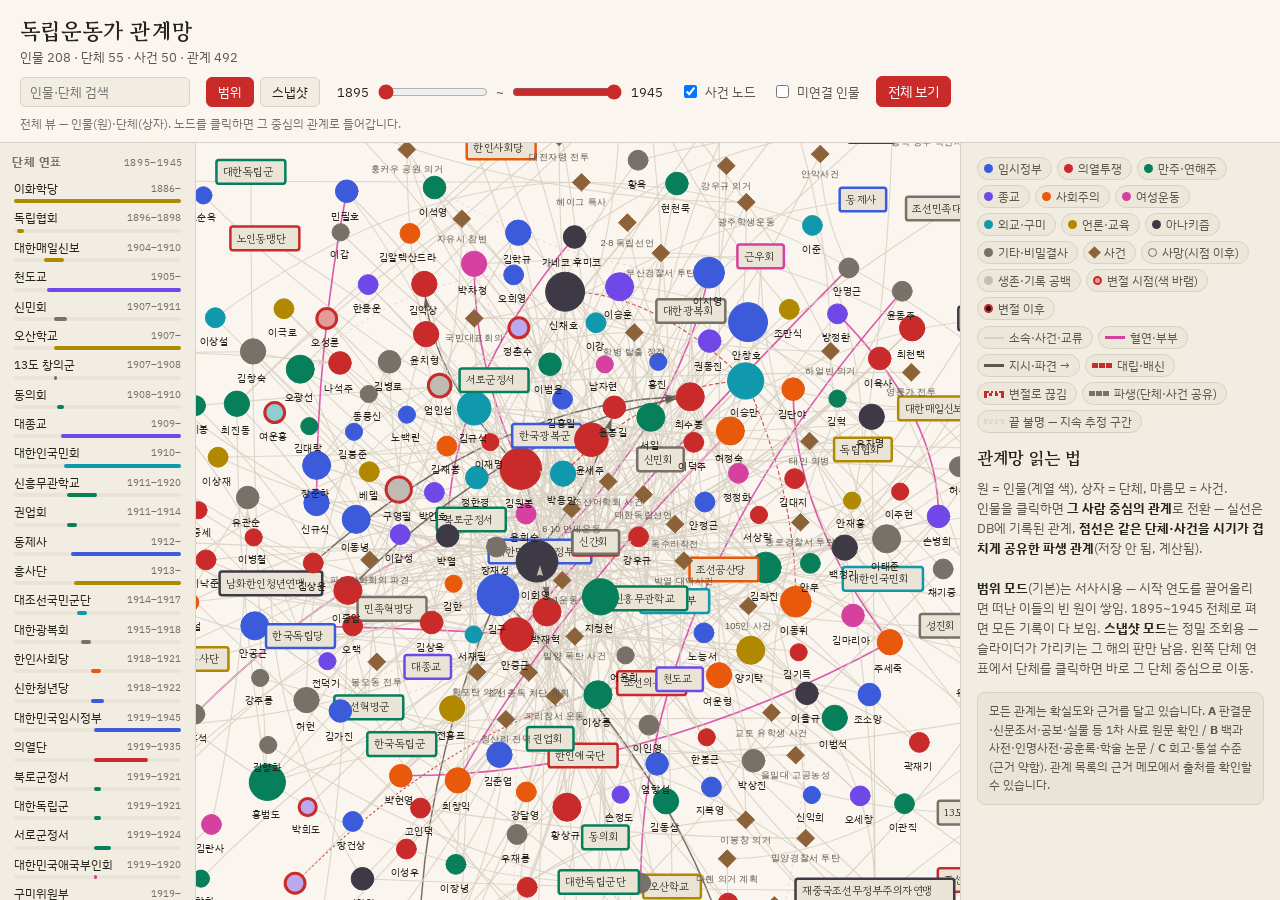
<file: analysis/index.html>
<!doctype html><html><head><meta charset=utf8><meta name=viewport content="width=device-width,initial-scale=1,viewport-fit=cover"><style>:root{color-scheme:light;box-sizing:border-box;padding-top:env(safe-area-inset-top,0px);padding-bottom:env(safe-area-inset-bottom,0px)}html{scroll-padding-top:env(safe-area-inset-top,0px)}body{margin:0;padding:0;font:14px -apple-system,BlinkMacSystemFont,sans-serif;background:#faf9f5;color:#141413}img{max-width:100%}[hidden]:not([hidden=until-found i]){display:none!important}</style></head><body>
<title>독립운동가 관계망</title>
<link rel="stylesheet" href="https://fonts.googleapis.com/css2?family=Gowun+Batang:wght@400;700&family=IBM+Plex+Sans+KR:wght@400;500;700&display=swap">
<style>
:root{
  --bg:#FAF6EF; --panel:#F2EDE2; --panel2:#EAE4D6; --ink:#26221C; --ink2:#5C564C; --muted:#77716A;
  --line:#D8D1C2; --accent:#C92A2A; --chipbg:#EDE7DA;
  --c-임시정부:#3B5BDB; --c-의열투쟁:#C92A2A; --c-만주무장투쟁:#087F5B; --c-종교:#7048E8;
  --c-사회주의:#E8590C; --c-여성운동:#D6409F; --c-외교구미:#1098AD; --c-언론교육:#B08900;
  --c-아나키즘:#3D3A45; --c-기타:#77716A; --c-사건:#8C6239;
}
@media (prefers-color-scheme: dark){
  :root:not([data-theme="light"]){
    --bg:#211E1A; --panel:#2A2620; --panel2:#332E27; --ink:#EAE6DE; --ink2:#B5AFA3; --muted:#8E8A82;
    --line:#453F35; --accent:#D63030; --chipbg:#332E27;
    --c-임시정부:#4C6EF5; --c-의열투쟁:#D63030; --c-만주무장투쟁:#0B8F68; --c-종교:#8A63F0;
    --c-사회주의:#E0600A; --c-여성운동:#D0479C; --c-외교구미:#0F94AA; --c-언론교육:#AD810B;
    --c-아나키즘:#C0BCC9; --c-기타:#8E8A82; --c-사건:#B08050;
  }
}
:root[data-theme="dark"]{
  --bg:#211E1A; --panel:#2A2620; --panel2:#332E27; --ink:#EAE6DE; --ink2:#B5AFA3; --muted:#8E8A82;
  --line:#453F35; --accent:#D63030; --chipbg:#332E27;
  --c-임시정부:#4C6EF5; --c-의열투쟁:#D63030; --c-만주무장투쟁:#0B8F68; --c-종교:#8A63F0;
  --c-사회주의:#E0600A; --c-여성운동:#D0479C; --c-외교구미:#0F94AA; --c-언론교육:#AD810B;
  --c-아나키즘:#C0BCC9; --c-기타:#8E8A82; --c-사건:#B08050;
}
*{box-sizing:border-box}
body{margin:0;background:var(--bg);color:var(--ink);font-family:'IBM Plex Sans KR',system-ui,sans-serif;font-size:14px;height:100vh;display:flex;flex-direction:column;overflow:hidden}
header{padding:14px 20px 10px;border-bottom:1px solid var(--line);flex:none}
h1{font-family:'Gowun Batang',serif;font-size:22px;margin:0;letter-spacing:.01em}
h1 .seal{color:var(--accent)}
.sub{color:var(--ink2);font-size:12.5px;margin-top:2px}
.controls{display:flex;flex-wrap:wrap;gap:10px 16px;align-items:center;margin-top:10px}
.ctl{display:flex;gap:6px;align-items:center;color:var(--ink2);font-size:12.5px}
input[type=search]{background:var(--panel);border:1px solid var(--line);color:var(--ink);border-radius:6px;padding:5px 9px;font:inherit;width:170px}
input[type=search]:focus,button:focus-visible{outline:2px solid var(--accent);outline-offset:1px}
input[type=range]{accent-color:var(--accent);width:110px}
.yr{font-variant-numeric:tabular-nums;min-width:34px;text-align:center;color:var(--ink)}
button{background:var(--panel);border:1px solid var(--line);color:var(--ink);border-radius:6px;padding:5px 11px;font:inherit;cursor:pointer}
button:hover{background:var(--panel2)}
button.primary{background:var(--accent);border-color:var(--accent);color:#fff}
label.tg{display:flex;gap:5px;align-items:center;cursor:pointer;color:var(--ink2);font-size:12.5px}
main{flex:1;display:flex;min-height:0}
#net{flex:1;min-width:0}
aside{width:320px;flex:none;border-left:1px solid var(--line);background:var(--panel);overflow-y:auto;padding:14px 16px}
.legend{display:flex;flex-wrap:wrap;gap:5px;margin:0 0 12px}
.chip{display:inline-flex;gap:5px;align-items:center;background:var(--chipbg);border:1px solid var(--line);border-radius:999px;padding:2px 9px 2px 6px;font-size:11.5px;color:var(--ink2)}
.dot{width:9px;height:9px;border-radius:50%;flex:none}
.sq{width:9px;height:9px;flex:none}
.ln{width:20px;height:0;flex:none;border-top:2px solid var(--line)}
aside h2{font-family:'Gowun Batang',serif;font-size:17px;margin:2px 0 2px}
aside h3{font-size:12px;text-transform:none;letter-spacing:.04em;color:var(--muted);margin:16px 0 6px;font-weight:700}
.meta{color:var(--ink2);font-size:12.5px;line-height:1.6}
.meta b{color:var(--ink)}
.badge{display:inline-block;border-radius:4px;padding:1px 6px;font-size:11px;font-weight:700}
.badge.def{background:var(--accent);color:#fff}
.badge.none{background:var(--panel2);color:var(--ink2);border:1px solid var(--line)}
.edge-item{border-top:1px solid var(--line);padding:8px 0;font-size:12.5px;line-height:1.55}
.edge-item .rel{font-weight:700}
.edge-item .yrs{color:var(--muted);font-variant-numeric:tabular-nums}
.edge-item .src{color:var(--muted);font-size:11.5px}
.conf{display:inline-block;width:16px;text-align:center;border-radius:4px;font-size:10.5px;font-weight:700;border:1px solid var(--line);color:var(--ink2)}
.conf.A{border-color:var(--c-만주무장투쟁);color:var(--c-만주무장투쟁)}
.conf.C{border-color:var(--accent);color:var(--accent)}
.bio{font-size:12.5px;line-height:1.7;color:var(--ink2);margin-top:10px;padding-top:9px;border-top:1px solid var(--line)}
.bio .tag{display:block;font-size:10.5px;color:var(--muted);margin-top:5px}
.crumb{display:flex;flex-wrap:wrap;gap:4px;align-items:center;font-size:12px;color:var(--muted);margin-top:8px}
.crumb a{color:var(--accent);cursor:pointer;text-decoration:none}
.note-box{background:var(--panel2);border:1px solid var(--line);border-radius:8px;padding:9px 11px;font-size:12px;color:var(--ink2);line-height:1.55;margin-top:14px}
.hint{color:var(--muted);font-size:12px;line-height:1.6}
#orgRail{width:196px;flex:none;border-right:1px solid var(--line);background:var(--panel);overflow-y:auto;padding:10px 12px}
.rail-head{font-size:11.5px;font-weight:700;color:var(--muted);letter-spacing:.05em;margin-bottom:8px;display:flex;justify-content:space-between;align-items:baseline}
.rail-scale{font-weight:400;font-size:10px;font-variant-numeric:tabular-nums}
.org-item{padding:4px 2px;cursor:pointer;border-radius:5px}
.org-item:hover{background:var(--panel2)}
.org-item .nm{font-size:11.5px;line-height:1.25;color:var(--ink);display:flex;justify-content:space-between;gap:4px}
.org-item .yrs2{color:var(--muted);font-size:10px;font-variant-numeric:tabular-nums;white-space:nowrap}
.org-item .track{position:relative;height:4px;background:var(--panel2);border-radius:2px;margin-top:3px}
.org-item .span{position:absolute;top:0;height:100%;border-radius:2px}
.org-item.off{opacity:.35}
.org-item.off .nm{color:var(--muted)}
@media (max-width:1020px){#orgRail{display:none}}
@media (max-width:760px){aside{display:none}}
@media (prefers-reduced-motion: reduce){*{transition:none!important}}
</style>

<header>
  <h1>독립운동가 관계망</h1>
  <div class="sub" id="stats">인물 208 · 단체 55 · 사건 50 · 관계 492</div>
  <div class="controls">
    <span class="ctl"><input type="search" id="q" list="names" placeholder="인물·단체 검색" aria-label="검색"><datalist id="names"></datalist></span>
    <span class="ctl"><button id="mRange" class="primary">범위</button><button id="mSnap">스냅샷</button></span>
    <span class="ctl" id="rangeCtl"><span class="yr" id="r1v">1895</span><input type="range" id="r1" min="1895" max="1945" value="1895">
      ~ <input type="range" id="r2" min="1895" max="1945" value="1945"><span class="yr" id="r2v">1945</span></span>
    <span class="ctl" id="snapCtl" hidden>연도 <input type="range" id="yr" min="1895" max="1945" value="1919" style="width:200px" aria-label="연도">
      <span class="yr" id="yrv">1919</span></span>
    <label class="tg"><input type="checkbox" id="tgEvents" checked> 사건 노드</label>
    <label class="tg"><input type="checkbox" id="tgIso"> 미연결 인물</label>
    <button id="reset" class="primary">전체 보기</button>
  </div>
  <div class="crumb" id="crumb"></div>
</header>
<main>
  <nav id="orgRail" aria-label="단체 연표"><div class="rail-head">단체 연표 <span class="rail-scale">1895–1945</span></div><div id="orgList"></div></nav>
  <div id="net" role="application" aria-label="관계망 그래프"></div>
  <aside id="panel"></aside>
</main>

<script src="vis-network.min.js"></script>
<script>if(!window.vis){document.write('<script src="https://cdnjs.cloudflare.com/ajax/libs/vis-network/9.1.9/standalone/umd/vis-network.min.js"><\/script>')}</script>
<script>
const DATA = {"persons": [{"id": "P001", "name": "김구", "aliases": "백범;김창수", "birth": "1876", "death": "1949", "birthplace": "황해 해주", "faction": "임시정부", "award": "대한민국장", "defYear": "", "defType": "", "note": "경무국장→주석. 최다 연결 허브", "bio": "황해도 치하포 사건으로 투옥된 동학 접주 출신. 상하이 임정 경무국장으로 시작해 충칭 시기 주석까지 임정 27년을 지킨 실질적 기둥이며, 한인애국단으로 침체기의 임정을 되살렸다."}, {"id": "P002", "name": "안창호", "aliases": "도산", "birth": "1878", "death": "1938", "birthplace": "평남 강서", "faction": "임시정부", "award": "대한민국장", "defYear": "", "defType": "", "note": "신민회~흥사단 계보의 축", "bio": "미주 한인사회를 조직하고 흥사단을 세운 조직가. 상하이 임정 내무총장으로 계파 통합을 중재했고, 수양동우회 사건 옥고의 여파로 순국했다."}, {"id": "P003", "name": "이승만", "aliases": "우남", "birth": "1875", "death": "1965", "birthplace": "황해 평산", "faction": "외교·구미", "award": "대한민국장", "defYear": "", "defType": "", "note": "임정 대통령→1925 탄핵", "bio": "미국 무대의 외교 독립론자. 임정 초대 대통령이 됐으나 위임통치 청원 논란과 탄핵으로 물러났고, 이후 구미위원부를 중심으로 활동했다."}, {"id": "P004", "name": "이동휘", "aliases": "성재", "birth": "1873", "death": "1935", "birthplace": "함남 단천", "faction": "사회주의", "award": "대통령장", "defYear": "", "defType": "", "note": "한인사회당 — 사회주의 연결고리", "bio": "함경도 무관 출신. 연해주에서 한인사회당을 세운 한국 사회주의 운동의 선구자로, 임정 국무총리를 지내다 노선 갈등으로 떠났다."}, {"id": "P005", "name": "이동녕", "aliases": "석오", "birth": "1869", "death": "1940", "birthplace": "충남 천안", "faction": "임시정부", "award": "대통령장", "defYear": "", "defType": "", "note": "임시의정원 초대 의장", "bio": "신민회부터 임시의정원 초대 의장까지 — 임정의 큰어른 격. 상하이에서 충칭 이동까지 임정과 운명을 같이했다."}, {"id": "P006", "name": "김규식", "aliases": "우사", "birth": "1881", "death": "1950", "birthplace": "부산 동래", "faction": "외교·구미", "award": "대한민국장", "defYear": "", "defType": "", "note": "파리강화회의 대표", "bio": "파리강화회의에 임정 대표로 파견된 외교 엘리트. 이후 민족혁명당 등에서 좌우를 잇는 중재자 역할을 했다."}, {"id": "P007", "name": "조소앙", "aliases": "소앙", "birth": "1887", "death": "1958", "birthplace": "경기 파주", "faction": "임시정부", "award": "대한민국장", "defYear": "", "defType": "", "note": "삼균주의", "bio": "임정의 이론가. 삼균주의로 건국 강령의 뼈대를 만들었고 대한독립선언을 기초했다."}, {"id": "P008", "name": "신규식", "aliases": "예관", "birth": "1880", "death": "1922", "birthplace": "충북 청주", "faction": "임시정부", "award": "대통령장", "defYear": "", "defType": "", "note": "동제사 — 초기 상하이 기반", "bio": "신해혁명에 참여한 중국통. 상하이에 동제사를 세워 망명 지사들의 거점을 만들어 임정 수립의 토양을 깔았다."}, {"id": "P009", "name": "이시영", "aliases": "성재", "birth": "1868", "death": "1953", "birthplace": "서울", "faction": "임시정부", "award": "대한민국장", "defYear": "", "defType": "", "note": "이회영 6형제 — 가족 네트워크", "bio": "이회영 6형제 중 하나. 전 재산을 처분해 만주로 망명, 신흥무관학교 설립과 임정 재정을 맡았다. 광복 후 초대 부통령."}, {"id": "P010", "name": "김원봉", "aliases": "약산;최림", "birth": "1898", "death": "1958", "birthplace": "경남 밀양", "faction": "의열투쟁", "award": "미서훈", "defYear": "", "defType": "", "note": "의열단 의백. 미서훈 — 공훈록 없음", "bio": "밀양 출신. 의열단을 만들어 1920년대 일제의 간담을 서늘케 한 의열투쟁의 대명사. 이후 조선의용대~임정 군무부장으로 노선을 옮겼다. 월북 후 숙청."}, {"id": "P011", "name": "김익상", "aliases": "", "birth": "1895", "death": "1941", "birthplace": "서울", "faction": "의열투쟁", "award": "대통령장", "defYear": "", "defType": "", "note": "총독부 투탄·황포탄 · 몰년 1941.8(공훈록 1033)", "bio": "전기수리공으로 위장해 조선총독부에 폭탄을 던지고 걸어나온 의열단원. 황포탄 의거 후 체포되어 21년 옥고를 치렀다."}, {"id": "P012", "name": "김상옥", "aliases": "한지", "birth": "1890", "death": "1923", "birthplace": "서울", "faction": "의열투쟁", "award": "대통령장", "defYear": "", "defType": "", "note": "종로경찰서 투탄 — 현장 순국", "bio": "종로경찰서 투탄 후 열흘간 서울 시내에서 일경 천여 명과 총격전을 벌이다 마지막 총알로 자결했다."}, {"id": "P013", "name": "나석주", "aliases": "", "birth": "1892", "death": "1926", "birthplace": "황해 재령", "faction": "의열투쟁", "award": "대통령장", "defYear": "", "defType": "", "note": "동양척식회사 투탄", "bio": "황해도 출신 의열단원. 동양척식회사와 식산은행에 폭탄을 던지고 자결했다."}, {"id": "P014", "name": "박재혁", "aliases": "", "birth": "1895", "death": "1921", "birthplace": "부산", "faction": "의열투쟁", "award": "독립장", "defYear": "", "defType": "", "note": "부산경찰서 투탄 — 옥중 순국", "bio": "부산 출신 의열단원. 고서상으로 위장해 부산경찰서장 면전에서 폭탄을 터뜨렸고, 사형 선고 후 단식 순국했다."}, {"id": "P015", "name": "강우규", "aliases": "왈우", "birth": "1855", "death": "1920", "birthplace": "평남 덕천", "faction": "의열투쟁", "award": "대한민국장", "defYear": "", "defType": "", "note": "노인동맹단 — 의열단 아님 · 대한민국장 1962(공훈록 95)", "bio": "65세의 나이로 사이토 신임 총독 행렬에 폭탄을 던진 노인동맹단원. 서울역 앞 동상의 주인공."}, {"id": "P016", "name": "이봉창", "aliases": "", "birth": "1900", "death": "1932", "birthplace": "서울", "faction": "의열투쟁", "award": "대통령장", "defYear": "", "defType": "", "note": "한인애국단 1호 의거", "bio": "일본어에 능했던 서울 청년. 도쿄 사쿠라다몬에서 일왕 행렬에 폭탄을 던진 한인애국단 1호."}, {"id": "P017", "name": "윤봉길", "aliases": "매헌", "birth": "1908", "death": "1932", "birthplace": "충남 예산", "faction": "의열투쟁", "award": "대한민국장", "defYear": "", "defType": "", "note": "훙커우 의거 · 대한민국장 1962(공훈록 3732)", "bio": "충남 예산의 농촌계몽가 출신. 훙커우 공원 의거로 일본군 수뇌부를 폭살 — 장제스가 '중국 백만 대군이 못한 일'이라 평했다."}, {"id": "P018", "name": "손병희", "aliases": "의암", "birth": "1861", "death": "1922", "birthplace": "충북 청주", "faction": "종교(천도교)", "award": "대한민국장", "defYear": "", "defType": "", "note": "천도교 3세 교주 — 3·1 지도 · 대한민국장 1962(공훈록 2821)", "bio": "동학 3세 교주. 천도교로 개편해 교세를 키우고 3·1운동을 기획·총지휘한 민족대표의 좌장."}, {"id": "P019", "name": "한용운", "aliases": "만해", "birth": "1879", "death": "1944", "birthplace": "충남 홍성", "faction": "종교(불교·대종교)", "award": "대한민국장", "defYear": "", "defType": "", "note": "33인·신간회", "bio": "승려 시인. 불교 유신을 외치고 민족대표 33인에 서고 신간회에 참여했으며, 끝까지 창씨개명을 거부했다."}, {"id": "P020", "name": "이승훈", "aliases": "남강", "birth": "1864", "death": "1930", "birthplace": "평북 정주", "faction": "종교(기독교)", "award": "대한민국장", "defYear": "", "defType": "", "note": "오산학교·신민회", "bio": "평북 정주의 자수성가 상인. 안창호 연설에 감화되어 오산학교를 세우고 기독교계 민족대표를 이끌었다."}, {"id": "P021", "name": "오세창", "aliases": "위창", "birth": "1864", "death": "1953", "birthplace": "서울", "faction": "종교(천도교)", "award": "대통령장", "defYear": "", "defType": "", "note": "33인", "bio": "개화파 오경석의 아들. 천도교 언론을 이끈 서예·전각의 대가이자 민족대표."}, {"id": "P022", "name": "권동진", "aliases": "", "birth": "1861", "death": "1947", "birthplace": "충북 괴산", "faction": "종교(천도교)", "award": "대통령장", "defYear": "", "defType": "", "note": "33인·신간회", "bio": "무관 출신 천도교 지도자. 민족대표 33인이자 신간회 부회장."}, {"id": "P023", "name": "유관순", "aliases": "", "birth": "1902", "death": "1920", "birthplace": "충남 천안", "faction": "3·1운동", "award": "대한민국장", "defYear": "", "defType": "", "note": "아우내 만세 — 옥중 순국", "bio": "이화학당 학생. 휴교령에 고향 천안으로 내려가 아우내 장터 만세를 주도했고 서대문형무소에서 순국했다."}, {"id": "P024", "name": "최린", "aliases": "고우", "birth": "1878", "death": "1958", "birthplace": "함남 함흥", "faction": "종교(천도교)", "award": "서훈취소", "defYear": "1934", "defType": "친일전향", "note": "33인 → 친일 전향. 변절 케이스 표본", "bio": "천도교 신파의 수장이자 3·1 기획의 실무자였으나, 1930년대 자치론으로 기울다 친일로 전향한 대표적 변절 사례."}, {"id": "P025", "name": "홍범도", "aliases": "여천", "birth": "1868", "death": "1943", "birthplace": "평양", "faction": "만주무장투쟁", "award": "대한민국장", "defYear": "", "defType": "", "note": "봉오동·청산리", "bio": "함경도 포수 출신 의병장. 봉오동·청산리의 주역. 연해주 이주 후 스탈린 강제이주로 카자흐스탄에서 극장 수위로 생을 마쳤다."}, {"id": "P026", "name": "김좌진", "aliases": "백야", "birth": "1889", "death": "1930", "birthplace": "충남 홍성", "faction": "만주무장투쟁", "award": "대한민국장", "defYear": "", "defType": "", "note": "북로군정서 총사령", "bio": "홍성 부호 출신. 집안 노비를 해방하고 만주로 건너가 북로군정서 총사령으로 청산리 대첩을 지휘했다. 공산주의자에게 암살됐다."}, {"id": "P027", "name": "서일", "aliases": "백포", "birth": "1881", "death": "1921", "birthplace": "함북 경원", "faction": "만주무장투쟁", "award": "독립장", "defYear": "", "defType": "", "note": "대종교·북로군정서 총재", "bio": "대종교 지도자이자 북로군정서 총재 — 청산리의 정신적 기둥. 자유시 참변 이후 자결했다."}, {"id": "P028", "name": "최진동", "aliases": "", "birth": "1882", "death": "1945", "birthplace": "함북 온성", "faction": "만주무장투쟁", "award": "독립장", "defYear": "", "defType": "", "note": "대한군무도독부. 공훈록: 1882.7.17–1945.6.18, 독립장 1963", "bio": "간도의 부호. 사재를 털어 대한군무도독부를 꾸리고 봉오동에서 홍범도와 연합했다."}, {"id": "P029", "name": "이회영", "aliases": "우당", "birth": "1867", "death": "1932", "birthplace": "서울", "faction": "아나키즘", "award": "독립장", "defYear": "", "defType": "", "note": "6형제 만주 망명 — 신흥무관학교", "bio": "조선 최고 명문가의 6형제 전 재산을 처분해 만주로 — 신흥무관학교의 산파. 만년에는 아나키즘에 투신했고 뤼순 감옥에서 옥사했다."}, {"id": "P030", "name": "이상룡", "aliases": "석주", "birth": "1858", "death": "1932", "birthplace": "경북 안동", "faction": "만주무장투쟁", "award": "독립장", "defYear": "", "defType": "", "note": "임정 초대 국무령", "bio": "안동 유림의 종손. 가산을 정리해 서간도로 망명, 경학사와 서로군정서를 이끌었고 임정 초대 국무령을 지냈다."}, {"id": "P031", "name": "김동삼", "aliases": "일송", "birth": "1878", "death": "1937", "birthplace": "경북 안동", "faction": "만주무장투쟁", "award": "대통령장", "defYear": "", "defType": "", "note": "서로군정서 참모장·국민대표회의 의장", "bio": "'만주벌 호랑이'. 서로군정서 참모장과 국민대표회의 의장으로 통합에 헌신하다 하얼빈에서 체포되어 서대문형무소에서 옥사했다."}, {"id": "P032", "name": "지청천", "aliases": "이청천;백산", "birth": "1888", "death": "1957", "birthplace": "서울", "faction": "만주무장투쟁", "award": "대통령장", "defYear": "", "defType": "", "note": "신흥무관학교→광복군 총사령", "bio": "일본 육사 출신으로 탈출해 신흥무관학교 교관이 된 직업군인. 한국독립군(쌍성보·대전자령)을 거쳐 광복군 총사령에 올랐다."}, {"id": "P033", "name": "이범석", "aliases": "철기", "birth": "1900", "death": "1972", "birthplace": "서울", "faction": "만주무장투쟁", "award": "대통령장", "defYear": "", "defType": "", "note": "청산리→광복군 참모장", "bio": "청산리에서 김좌진의 연성대장, 충칭에서 광복군 참모장. 회고록 『우둥불』을 남겼다."}, {"id": "P034", "name": "이상재", "aliases": "월남", "birth": "1850", "death": "1927", "birthplace": "충남 서천", "faction": "언론·교육", "award": "대통령장", "defYear": "", "defType": "", "note": "독립협회~신간회 초대 회장", "bio": "서재필과 독립협회를 이끈 개화 원로. YMCA로 청년을 키우고 76세에 신간회 초대 회장으로 추대됐다."}, {"id": "P035", "name": "안재홍", "aliases": "민세", "birth": "1891", "death": "1965", "birthplace": "경기 평택", "faction": "언론·교육", "award": "대통령장", "defYear": "", "defType": "", "note": "조선일보 — 9차례 투옥", "bio": "조선일보 사장·주필로 9차례 투옥된 언론 항일의 상징. 신간회 총무간사."}, {"id": "P036", "name": "홍명희", "aliases": "벽초", "birth": "1888", "death": "1968", "birthplace": "충북 괴산", "faction": "언론·교육", "award": "미서훈", "defYear": "", "defType": "", "note": "신간회 창립 주도. 미서훈(월북)", "bio": "『임꺽정』의 작가. 신간회 창립을 주도한 좌우 협동전선의 브레인. 월북으로 미서훈."}, {"id": "P037", "name": "허헌", "aliases": "긍인", "birth": "1885", "death": "1951", "birthplace": "함북 명천", "faction": "기타", "award": "미서훈", "defYear": "", "defType": "", "note": "항일 변호사. 미서훈(월북)", "bio": "김병로·이인과 함께한 항일 변호사 삼인방의 한 사람. 수많은 독립운동 재판의 변호인석에 섰고 신간회 중앙집행위원장을 지냈다."}, {"id": "P038", "name": "안중근", "aliases": "안응칠", "birth": "1879", "death": "1910", "birthplace": "황해 해주", "faction": "의열투쟁", "award": "대한민국장", "defYear": "", "defType": "", "note": "하얼빈 의거", "bio": "해주 출신. 연해주 의병 참모중장으로 하얼빈에서 이토 히로부미를 처단했고, 뤼순 법정과 『동양평화론』으로 의거를 사상으로 승화시켰다."}, {"id": "P039", "name": "최재형", "aliases": "페치카", "birth": "1860", "death": "1920", "birthplace": "함북 경원", "faction": "만주무장투쟁", "award": "독립장", "defYear": "", "defType": "", "note": "연해주 한인사회 지도자", "bio": "노비의 아들로 연해주에서 자수성가한 거부. '페치카'라 불리며 한인사회와 동의회 의병의 돈줄이자 대부였다. 일본군에 피살."}, {"id": "P040", "name": "우덕순", "aliases": "우연준", "birth": "1876", "death": "1950", "birthplace": "충북 제천", "faction": "의열투쟁", "award": "독립장", "defYear": "", "defType": "", "note": "하얼빈 의거 동지 — 몰년 1950.9.26(공훈록 '인민군에 처형'). 1962 독립장. 동의회 소속설은 민백·공적조서·신문조서 원문 모두 무언급이라 관계에서 제외. 후기 하얼빈 조선인민회 친일 논란 있음", "bio": "담배 행상으로 위장한 안중근의 동지. 차이자거우역에서 이토를 기다렸다. 후기 행적에는 친일 논란이 있다."}, {"id": "P041", "name": "신채호", "aliases": "단재", "birth": "1880", "death": "1936", "birthplace": "충남 대덕", "faction": "아나키즘", "award": "대통령장", "defYear": "", "defType": "", "note": "조선혁명선언·조선상고사 — 뤼순 옥사", "bio": "『조선상고사』의 사학자이자 아나키스트. 의열단의 조선혁명선언을 썼고 위임통치 청원을 통렬히 비판했다. 뤼순에서 옥사."}, {"id": "P042", "name": "박열", "aliases": "박준식", "birth": "1902", "death": "1974", "birthplace": "경북 문경", "faction": "아나키즘", "award": "대통령장", "defYear": "", "defType": "", "note": "대역사건 — 22년 옥살이", "bio": "도쿄의 아나키스트. 일왕 폭살 계획(대역사건)으로 22년 2개월 — 일본 최장기 조선인 정치범."}, {"id": "P043", "name": "백정기", "aliases": "구파", "birth": "1896", "death": "1934", "birthplace": "전북 정읍", "faction": "아나키즘", "award": "독립장", "defYear": "", "defType": "", "note": "육삼정 의거 — 삼의사", "bio": "상하이 육삼정에서 주중 일본공사 암살을 기도한 아나키스트. 효창공원 삼의사 묘역에 이봉창·윤봉길과 나란히 잠들었다."}, {"id": "P044", "name": "남자현", "aliases": "", "birth": "1872", "death": "1933", "birthplace": "경북 영양", "faction": "여성운동", "award": "대통령장", "defYear": "", "defType": "", "note": "만주 무장투쟁 — 서로군정서 등에서 활동(인명사전)", "bio": "46세에 만주로 망명한 '독립군의 어머니'. 사이토 총독 암살을 기도하고 국제연맹 조사단에 혈서를 전했다. 단식 순국."}, {"id": "P045", "name": "김마리아", "aliases": "", "birth": "1892", "death": "1944", "birthplace": "황해 장연", "faction": "여성운동", "award": "독립장", "defYear": "", "defType": "", "note": "애국부인회 회장", "bio": "도쿄 2·8 선언서를 몸에 숨겨 들여온 유학생. 대한민국애국부인회 회장으로 옥고를 치렀고, 고문 후유증 속에서도 교육에 헌신했다."}, {"id": "P046", "name": "권기옥", "aliases": "", "birth": "1901", "death": "1988", "birthplace": "평양", "faction": "여성운동", "award": "독립장", "defYear": "", "defType": "", "note": "최초 여성 비행사 — 중국 공군 · 생년 이설: 통설 1901 vs 공훈록 1903.1.11", "bio": "평양 3·1 시위 후 상하이로 망명, 중국 항공학교를 나온 한국 최초의 여성 비행사. 중국 공군에서 일제와 싸웠다."}, {"id": "P047", "name": "윤희순", "aliases": "", "birth": "1860", "death": "1935", "birthplace": "서울", "faction": "여성운동", "award": "애족장", "defYear": "", "defType": "", "note": "의병가사 — 구한말 의병", "bio": "시아버지 유홍석을 따라 춘천 의병을 도운 최초의 여성 의병 지도자. '안사람 의병가'로 여성을 조직했고 만주에서 학교를 세웠다."}, {"id": "P048", "name": "이준", "aliases": "일성", "birth": "1859", "death": "1907", "birthplace": "함남 북청", "faction": "외교·구미", "award": "대한민국장", "defYear": "", "defType": "", "note": "헤이그 특사 — 순국", "bio": "검사 출신. 헤이그 만국평화회의 특사로 파견됐으나 입장을 거부당하고 현지에서 순국했다."}, {"id": "P049", "name": "이상설", "aliases": "보재", "birth": "1870", "death": "1917", "birthplace": "충북 진천", "faction": "외교·구미", "award": "대통령장", "defYear": "", "defType": "", "note": "헤이그 특사·권업회", "bio": "헤이그 특사의 정사. 북간도에 서전서숙을 세운 교육자이자 연해주 권업회의 지도자."}, {"id": "P050", "name": "서재필", "aliases": "송재;필립 제이슨", "birth": "1864", "death": "1951", "birthplace": "전남 보성", "faction": "외교·구미", "award": "대한민국장", "defYear": "", "defType": "", "note": "독립신문·독립협회", "bio": "갑신정변의 청년 개화파에서 미국 시민 '필립 제이슨'으로. 독립신문과 독립협회로 근대 계몽의 문을 열었다."}, {"id": "P051", "name": "여운형", "aliases": "몽양", "birth": "1886", "death": "1947", "birthplace": "경기 양평", "faction": "사회주의", "award": "대한민국장", "defYear": "", "defType": "", "note": "임정~건국동맹. 2008 대한민국장", "bio": "상하이 신한청년당으로 파리 파견을 기획해 3·1의 방아쇠를 당긴 인물. 조선중앙일보 사장을 거쳐 건국동맹까지 — 해방 정국 중도좌파의 거목."}, {"id": "P052", "name": "조봉암", "aliases": "죽산", "birth": "1899", "death": "1959", "birthplace": "인천 강화", "faction": "사회주의", "award": "미서훈", "defYear": "", "defType": "", "note": "조선공산당 — 미서훈", "bio": "강화 출신 사회주의자. 조선공산당 창당 후 7년 옥고. 해방 후 진보당 사건으로 사법살인당했다."}, {"id": "P053", "name": "박차정", "aliases": "임철애", "birth": "1910", "death": "1944", "birthplace": "부산 동래", "faction": "여성운동", "award": "독립장", "defYear": "", "defType": "", "note": "근우회→의열단→조선의용대. 김원봉 배우자", "bio": "근우회 활동으로 투옥된 뒤 중국으로 망명, 의열단을 거쳐 조선의용대 부녀복무단장으로 무장투쟁 일선에 섰다. 전투 부상 여파로 순국."}, {"id": "P054", "name": "안공근", "aliases": "", "birth": "1889", "death": "1939?", "birthplace": "황해 해주", "faction": "임시정부", "award": "독립장", "defYear": "", "defType": "", "note": "안중근 동생 — 한인애국단 실무 · 몰년 이설: 통설 1939 vs 공훈록 1940", "bio": "안중근의 동생. 김구의 오른팔로 한인애국단 실무를 총괄한 이봉창·윤봉길 의거의 기획 실무자."}, {"id": "P055", "name": "박은식", "aliases": "백암", "birth": "1859", "death": "1925", "birthplace": "황해 황주", "faction": "임시정부", "award": "대통령장", "defYear": "", "defType": "", "note": "『한국통사』·『한국독립운동지혈사』 — 임정 2대 대통령", "bio": "『한국통사』와 『한국독립운동지혈사』로 '나라는 망해도 역사는 남는다'를 실증한 사학자. 임정 2대 대통령."}, {"id": "P056", "name": "신익희", "aliases": "해공", "birth": "1894", "death": "1956", "birthplace": "경기 광주", "faction": "임시정부", "award": "대한민국장", "defYear": "", "defType": "", "note": "", "bio": "임시의정원과 임정 내무부장을 거쳤다. 해방 후 국회의장."}, {"id": "P057", "name": "김철", "aliases": "일강", "birth": "1886", "death": "1934", "birthplace": "전남 함평", "faction": "임시정부", "award": "독립장", "defYear": "", "defType": "", "note": "", "bio": "전남 함평의 부호 출신 임정 국무원 — 상하이 시기 임정의 살림꾼."}, {"id": "P058", "name": "노백린", "aliases": "계원", "birth": "1875", "death": "1926", "birthplace": "황해 송화", "faction": "임시정부", "award": "대통령장", "defYear": "", "defType": "", "note": "윌로우스 비행학교", "bio": "대한제국 무관 출신 임정 군무총장. 캘리포니아에 한인 비행학교를 세운 '공군의 아버지'."}, {"id": "P059", "name": "손정도", "aliases": "해석", "birth": "1872", "death": "1931", "birthplace": "평남 강서", "faction": "종교(기독교)", "award": "독립장", "defYear": "", "defType": "", "note": "임시의정원 의장 역임 · 생년 이설: 민백 1872 vs 공훈록 1881.7.26", "bio": "감리교 목사로 임시의정원 의장을 지낸 임정의 종교계 기둥. 지린에서 목회하다 옥고 여파로 순국."}, {"id": "P060", "name": "김지섭", "aliases": "추강", "birth": "1884", "death": "1928", "birthplace": "경북 안동", "faction": "의열투쟁", "award": "대통령장", "defYear": "", "defType": "", "note": "니주바시 투탄 — 옥중 순국", "bio": "안동 출신 의열단원. 도쿄 니주바시에 폭탄을 던져 일본 심장부를 강타했고 지바 형무소에서 옥사했다."}, {"id": "P061", "name": "오성륜", "aliases": "전광", "birth": "1898", "death": "1947?", "birthplace": "함북 온성", "faction": "의열투쟁", "award": "미서훈", "defYear": "1941", "defType": "친일전향", "note": "황포탄 의거 — 변절 확정: 1941 관동군 토벌에 쫓겨 투항, 만주국 치안부 고문(민백). 광복 후 인민재판 타살설(몰년 미상)", "bio": "황포탄에서 김익상과 함께 일본 육군대장을 저격한 의열단원. 탈옥 후 중국공산당·동북항일연군에서 활동했으나, 1941년 일본군 토벌에 쫓겨 투항한 뒤 만주국 치안부 고문을 지냈다."}, {"id": "P062", "name": "최수봉", "aliases": "", "birth": "1894", "death": "1921", "birthplace": "경남 밀양", "faction": "의열투쟁", "award": "독립장", "defYear": "", "defType": "", "note": "밀양경찰서 투탄 — 사형 순국", "bio": "밀양경찰서에 폭탄을 던진 밀양 청년. 사형 순국."}, {"id": "P063", "name": "곽재기", "aliases": "", "birth": "1893", "death": "1952", "birthplace": "충북 청주", "faction": "의열투쟁", "award": "독립장", "defYear": "", "defType": "", "note": "밀양폭탄사건 주역", "bio": "의열단 창립 단원. 폭탄 반입 계획(1차 암살파괴계획)의 총책 — 그 판결문이 의열단 초기 조직도의 1차 사료다."}, {"id": "P064", "name": "유자명", "aliases": "우근", "birth": "1894", "death": "1985", "birthplace": "충북 충주", "faction": "아나키즘", "award": "애국장", "defYear": "", "defType": "", "note": "의열단 참모·아나키즘 이론가 · 애국장 1991(공훈록 8211)", "bio": "의열단의 참모이자 아나키즘 이론가. 조선혁명선언의 사상적 배경을 제공했다."}, {"id": "P065", "name": "박희도", "aliases": "", "birth": "1889", "death": "1951", "birthplace": "황해 해주", "faction": "종교(기독교)", "award": "서훈없음", "defYear": "1939", "defType": "친일전향", "note": "민족대표 33인 → 친일 전향", "bio": "민족대표 33인의 한 사람이었으나 1930년대 말 친일 잡지를 발간하며 전향했다."}, {"id": "P066", "name": "이갑성", "aliases": "연당", "birth": "1889", "death": "1981", "birthplace": "대구", "faction": "종교(기독교)", "award": "대통령장", "defYear": "", "defType": "", "note": "민족대표 33인 최후 생존자", "bio": "세브란스 약제사 출신의 젊은 민족대표. 33인 최후의 생존자(1981년 몰)."}, {"id": "P067", "name": "이종일", "aliases": "옥파", "birth": "1858", "death": "1925", "birthplace": "충남 태안", "faction": "종교(천도교)", "award": "대통령장", "defYear": "", "defType": "", "note": "보성사 — 독립선언서 인쇄", "bio": "보성사 사장. 독립선언서 3만 5천 장을 인쇄해 배포한 3·1의 인쇄소장."}, {"id": "P068", "name": "스코필드", "aliases": "석호필", "birth": "1889", "death": "1970", "birthplace": "영국(캐나다 활동)", "faction": "기타", "award": "독립장", "defYear": "", "defType": "", "note": "제암리 학살 기록·국제 공론화 — 외국인", "bio": "캐나다 선교사·수의학자. 제암리 학살을 촬영해 세계에 알린 '34번째 민족대표'. 국립현충원에 안장된 외국인."}, {"id": "P069", "name": "안무", "aliases": "", "birth": "1883", "death": "1924", "birthplace": "함북 경성", "faction": "만주무장투쟁", "award": "독립장", "defYear": "", "defType": "", "note": "대한국민회군 사령관", "bio": "간도 국민회군 사령관. 봉오동에서 홍범도·최진동과 연합했다."}, {"id": "P070", "name": "김혁", "aliases": "오석", "birth": "1875", "death": "1939", "birthplace": "경기 용인", "faction": "만주무장투쟁", "award": "독립장", "defYear": "", "defType": "", "note": "신민부 중앙집행위원장", "bio": "대한제국 무관 출신. 김좌진과 신민부를 세워 북만주를 경영했다."}, {"id": "P071", "name": "나중소", "aliases": "", "birth": "1867", "death": "1928", "birthplace": "경기 고양", "faction": "만주무장투쟁", "award": "독립장", "defYear": "", "defType": "", "note": "북로군정서 참모장", "bio": "김좌진의 참모장으로 청산리 작전을 함께 짠 노장."}, {"id": "P072", "name": "윤기섭", "aliases": "", "birth": "1887", "death": "1959", "birthplace": "서울", "faction": "만주무장투쟁", "award": "대통령장", "defYear": "", "defType": "", "note": "신흥무관학교 교장 역임 · 대통령장 1989(공훈록 5391)", "bio": "신흥무관학교 교장으로 독립군 양성 실무를 오래 책임졌고 이후 임시의정원에서 활동했다."}, {"id": "P073", "name": "김창환", "aliases": "추당", "birth": "1872", "death": "1937", "birthplace": "경기 광주", "faction": "만주무장투쟁", "award": "독립장", "defYear": "", "defType": "", "note": "신흥무관학교 교관", "bio": "대한제국 군인 출신 신흥무관학교 교관."}, {"id": "P074", "name": "이관직", "aliases": "", "birth": "1882", "death": "1972", "birthplace": "충남 공주", "faction": "만주무장투쟁", "award": "독립장", "defYear": "", "defType": "", "note": "『우당 이회영 실기』 저자", "bio": "신흥무관학교 창립 교관이자 이회영의 평생 동지. 『우당 이회영 실기』를 남겼다."}, {"id": "P075", "name": "오광선", "aliases": "", "birth": "1896", "death": "1967", "birthplace": "경기 용인", "faction": "만주무장투쟁", "award": "독립장", "defYear": "", "defType": "", "note": "신흥무관학교→한국독립군→광복군. 공적조서(1962 독립장): 신흥무관학교 졸업·교관, 서로군정서 제1대대 중대장, 1933.7 대전자 작전 주도. 피체 연도 이설(1937 vs 공적조서 1940 북경)", "bio": "신흥무관학교에서 한국독립군 중대장을 거쳐 광복군까지. 딸 오희영·오희옥으로 이어지는 3대 독립운동 가문."}, {"id": "P076", "name": "장준하", "aliases": "", "birth": "1918", "death": "1975", "birthplace": "평북 의주", "faction": "임시정부", "award": "애국장", "defYear": "", "defType": "", "note": "학병 탈출 → 광복군. 『돌베개』 · 생년 이설: 통설 1918 vs 공훈록 1915.8.27", "bio": "일본군 학병에서 탈출해 6천 리 장정 끝에 광복군에 합류했다. 『돌베개』의 저자, 해방 후 『사상계』 발행인."}, {"id": "P077", "name": "김준엽", "aliases": "", "birth": "1920", "death": "2011", "birthplace": "평북 강계", "faction": "임시정부", "award": "애국장", "defYear": "", "defType": "", "note": "학병 탈출 → 광복군. 『장정』", "bio": "장준하와 함께 탈출한 학병 동지이자 『장정』의 저자. 훗날 고려대 총장 — '현실에 살지 말고 역사에 살라'."}, {"id": "P078", "name": "박기성", "aliases": "", "birth": "1907", "death": "1991", "birthplace": "경기 부천", "faction": "임시정부", "award": "독립장", "defYear": "", "defType": "", "note": "광복군", "bio": "중국군 장교를 거친 광복군 간부."}, {"id": "P079", "name": "조병옥", "aliases": "유석", "birth": "1894", "death": "1960", "birthplace": "충남 천안", "faction": "언론·교육", "award": "독립장", "defYear": "", "defType": "", "note": "수양동우회·신간회", "bio": "미국 유학파. 수양동우회와 신간회로 두 차례 옥고를 치렀다."}, {"id": "P080", "name": "이범윤", "aliases": "", "birth": "1856", "death": "1940", "birthplace": "경기 고양", "faction": "만주무장투쟁", "award": "대통령장", "defYear": "", "defType": "", "note": "간도관리사 — 연해주 의병", "bio": "대한제국이 간도에 파견한 간도관리사. 을사늑약 후 연해주로 건너가 의병을 일으켰다."}, {"id": "P081", "name": "조도선", "aliases": "", "birth": "1879", "death": "", "birthplace": "함남 홍원", "faction": "의열투쟁", "award": "독립장", "defYear": "", "defType": "", "note": "하얼빈 의거 연루 — 몰년 미상(공훈록도 미상). 독립장 1962(공훈록 9604)", "bio": "러시아어 통역으로 하얼빈 의거에 연루되어 차이자거우에 배치됐던 인물."}, {"id": "P082", "name": "유동하", "aliases": "", "birth": "1892", "death": "1918", "birthplace": "함남 원산", "faction": "의열투쟁", "award": "독립장", "defYear": "", "defType": "", "note": "하얼빈 의거 연루 — 최연소", "bio": "하얼빈 의거의 최연소(17세) 연루자 — 안중근의 통역 겸 연락책."}, {"id": "P083", "name": "안명근", "aliases": "", "birth": "1879", "death": "1927", "birthplace": "황해 해주", "faction": "국내비밀결사", "award": "독립장", "defYear": "", "defType": "", "note": "안악사건 — 안중근 사촌", "bio": "안중근의 사촌. 서간도 무관학교 설립 자금을 모으다 체포 — 안악사건으로 황해도 민족운동가 160여 명이 연루됐다."}, {"id": "P084", "name": "정화암", "aliases": "", "birth": "1896", "death": "1981", "birthplace": "전북 김제", "faction": "아나키즘", "award": "독립장", "defYear": "", "defType": "", "note": "남화한인청년연맹", "bio": "이회영·백정기와 함께한 상하이 아나키스트. 남화한인청년연맹의 행동대장 격."}, {"id": "P085", "name": "이을규", "aliases": "", "birth": "1894", "death": "1972", "birthplace": "충남 논산", "faction": "아나키즘", "award": "애족장", "defYear": "", "defType": "", "note": "재중 아나키즘 이론·조직 — 확실한 소속은 1924 재중국조선무정부주의자연맹. 남화연맹 소속설은 민백·김영범 2014 모두 근거 없음 · 애족장 1990(공훈록 6802)", "bio": "재중 아나키즘 운동의 이론·조직 담당. 동생 이정규와 형제 아나키스트."}, {"id": "P086", "name": "가네코 후미코", "aliases": "金子文子", "birth": "1903", "death": "1926", "birthplace": "일본 요코하마", "faction": "아나키즘", "award": "애국장", "defYear": "", "defType": "", "note": "박열 배우자 — 2018 서훈. 옥중 사망", "bio": "박열의 동지이자 아내인 일본인 아나키스트. 법정에서 조선옷을 입고 일제를 조롱했다. 옥중 의문사."}, {"id": "P087", "name": "정정화", "aliases": "수당", "birth": "1900", "death": "1991", "birthplace": "서울", "faction": "여성운동", "award": "애족장", "defYear": "", "defType": "", "note": "임정 자금 운반 6회 — 『장강일기』", "bio": "시아버지 김가진을 따라 상하이로 망명, 압록강을 여섯 번 건너며 임정 자금을 날랐다 — '임정의 며느리'. 『장강일기』."}, {"id": "P088", "name": "김란사", "aliases": "하란사", "birth": "1872", "death": "1919", "birthplace": "평양", "faction": "여성운동", "award": "애족장", "defYear": "", "defType": "", "note": "이화학당 교사 — 베이징 객사. '유관순 스승' 칭호는 현창 담론·통설(당대 사료 미확인)", "bio": "이화학당의 선구적 여성 교육자. 유관순의 스승으로 전해지며 파리강화회의행을 준비하다 베이징에서 급서했다."}, {"id": "P089", "name": "동풍신", "aliases": "", "birth": "1904", "death": "1921", "birthplace": "함북 명천", "faction": "3·1운동", "award": "애국장", "defYear": "", "defType": "", "note": "함북 명천 만세 — 옥중 순국. '북쪽의 유관순'", "bio": "함북 명천의 15세 소녀. 시위에서 총살된 아버지를 업고 다시 만세를 불렀다 — '북쪽의 유관순'."}, {"id": "P090", "name": "주세죽", "aliases": "한베라", "birth": "1901", "death": "1953", "birthplace": "함남 함흥", "faction": "사회주의", "award": "애족장", "defYear": "", "defType": "", "note": "근우회·조선공산당 — 2007 서훈 · 생몰 이설: 통설 1901-1953 vs 공훈록 1899-1950", "bio": "함흥 출신 사회주의 여성운동가. 근우회·조선공산당에서 활동한 박헌영의 아내 — 모스크바 망명 후 카자흐스탄 유형."}, {"id": "P091", "name": "이선호", "aliases": "", "birth": "1904", "death": "1950", "birthplace": "경북 안동", "faction": "학생운동", "award": "애국장", "defYear": "", "defType": "", "note": "6·10 만세 선두", "bio": "6·10 만세 당일 돈화문 앞에서 첫 '대한독립만세'를 외친 중앙고보생."}, {"id": "P092", "name": "권오설", "aliases": "", "birth": "1897", "death": "1930", "birthplace": "경북 안동", "faction": "사회주의", "award": "독립장", "defYear": "", "defType": "", "note": "6·10 기획 — 옥중 순국 · 독립장 2005(공훈록 40119)", "bio": "안동 출신 조선공산당 간부. 6·10 만세를 기획하다 체포되어 고문 후유증으로 옥사했다."}, {"id": "P093", "name": "장재성", "aliases": "", "birth": "1908", "death": "1950", "birthplace": "광주", "faction": "학생운동", "award": "미서훈", "defYear": "", "defType": "", "note": "성진회 — 광주학생운동 지도. 1962 훈장 수여 결정됐다가 발표 전날 취소(광복 후 공산당 관련 전력) — 이후 미포상. 1950.7 광주형무소서 처형", "bio": "광주고보 독서회(성진회)의 리더로 광주학생운동을 조직화했다. 서훈 이력이 복잡해 확인이 필요하다."}, {"id": "P094", "name": "박준채", "aliases": "", "birth": "1914", "death": "2001", "birthplace": "광주", "faction": "학생운동", "award": "애족장", "defYear": "", "defType": "", "note": "광주학생운동 발단 당사자", "bio": "나주역에서 일본인 학생의 희롱에 맞서다 — 광주학생운동의 발단이 된 당사자."}, {"id": "P095", "name": "이위종", "aliases": "", "birth": "1884", "death": "", "birthplace": "서울", "faction": "외교·구미", "award": "대통령장", "defYear": "", "defType": "", "note": "헤이그 특사 — 이후 러시아행, 최후 불명 · 생년 이설: 통설 1884 vs 공훈록 1887", "bio": "주러 공사 이범진의 아들. 다국어 외교관으로 헤이그에서 '한국의 호소'를 연설했다. 이후 러시아에서 종적이 흐려진다."}, {"id": "P096", "name": "정한경", "aliases": "", "birth": "1890", "death": "1985", "birthplace": "평남 순천", "faction": "외교·구미", "award": "독립장", "defYear": "", "defType": "", "note": "구미위원부·대한인국민회. 독립장 1962(공훈록 9539), 생년 1890.2.28", "bio": "미주 대한인국민회의 이론가이자 외교 독립론자."}, {"id": "P097", "name": "임병직", "aliases": "소죽", "birth": "1893", "death": "1976", "birthplace": "충남 부여", "faction": "외교·구미", "award": "대한민국장", "defYear": "", "defType": "", "note": "이승만 비서 — 구미위원부. 1976 대한민국장(1등급) 추서", "bio": "이승만의 비서로 구미위원부 실무를 맡았다. 해방 후 외무장관. 1976년 대한민국장 추서."}, {"id": "P098", "name": "박헌영", "aliases": "이정;김성삼", "birth": "1900", "death": "1956", "birthplace": "충남 예산", "faction": "사회주의", "award": "미서훈", "defYear": "", "defType": "", "note": "조선공산당 — 감시카드·신문조서 최다급", "bio": "조선공산당의 상징. 세 차례 검거와 '광인 행세' 탈출로 유명하며 감시카드·신문조서가 가장 두꺼운 인물군에 속한다. 월북 후 숙청."}, {"id": "P099", "name": "김단야", "aliases": "김태연", "birth": "1900", "death": "1938", "birthplace": "경북 김천", "faction": "사회주의", "award": "독립장", "defYear": "", "defType": "", "note": "화요회 — 2005 서훈. 소련서 처형", "bio": "김천 출신 화요회 트로이카의 한 사람. 코민테른에서 활동하다 소련 대숙청에 희생됐다."}, {"id": "P100", "name": "김산", "aliases": "장지락", "birth": "1905", "death": "1938", "birthplace": "평북 용천", "faction": "사회주의", "award": "애국장", "defYear": "", "defType": "", "note": "『아리랑』 — 2005 서훈. 옌안서 처형. 공적조서(장지락 관리번호 81584): '광둥 체류 중 의열단 중앙집행위원 선전부원' 명문", "bio": "『아리랑』의 주인공 장지락. 의열단부터 중국혁명 현장까지 누빈 국제주의자로, 옌안에서 누명을 쓰고 처형됐다."}, {"id": "P101", "name": "유홍석", "aliases": "외당", "birth": "1841", "death": "1913", "birthplace": "강원 춘천", "faction": "기타", "award": "애국장", "defYear": "", "defType": "", "note": "춘천 의병장 — 윤희순 시아버지. 애국장 1990 확정(공훈록 관리번호 8541, 몰 1913.11.21 환인현 병사)", "bio": "춘천 유림 의병장. 을미의병부터 세 차례 거병한 의병 가문의 가장이자 윤희순의 시아버지."}, {"id": "P102", "name": "장진홍", "aliases": "창려", "birth": "1895", "death": "1930", "birthplace": "경북 칠곡", "faction": "의열투쟁", "award": "독립장", "defYear": "", "defType": "", "note": "조선은행 대구지점 폭탄 — 사형 확정 후 옥중 자결. 의열단 연계설은 근거 없음: 단독 계획·제조·실행(연구 일치)", "bio": "조선은행 대구지점에 폭탄을 배달시킨 1인 의열투쟁가. 사형 확정 후 옥중 자결했다."}, {"id": "P103", "name": "조명하", "aliases": "", "birth": "1905", "death": "1928", "birthplace": "황해 송화", "faction": "의열투쟁", "award": "독립장", "defYear": "", "defType": "", "note": "타이중 의거 — 일 황족 습격, 순국", "bio": "타이중에서 일왕의 장인을 독검으로 찌른 24세 청년 — 단신 의거의 대표 사례."}, {"id": "P104", "name": "양세봉", "aliases": "", "birth": "1896", "death": "1934", "birthplace": "평북 철산", "faction": "만주무장투쟁", "award": "독립장", "defYear": "", "defType": "", "note": "조선혁명군 총사령 — 남만주", "bio": "남만주 조선혁명군 총사령. 중국의용군과 연합해 영릉가에서 일만군을 격파 — 남북 모두에서 추앙받는 드문 인물."}, {"id": "P105", "name": "이재명", "aliases": "", "birth": "1887", "death": "1910", "birthplace": "평양", "faction": "의열투쟁", "award": "대통령장", "defYear": "", "defType": "", "note": "이완용 습격(1909) — 사형 순국", "bio": "명동성당 앞에서 이완용을 칼로 찌른 22세 청년. '공범은 2천만 조선 민족'이라는 법정 진술을 남겼다."}, {"id": "P106", "name": "강주룡", "aliases": "", "birth": "1901", "death": "1932", "birthplace": "평북 강계", "faction": "노동·농민", "award": "애족장", "defYear": "", "defType": "", "note": "을밀대 고공농성 — 한국 최초 고공농성. 2007 애족장 · 몰년 1932.6.13(공훈록 951437)", "bio": "평양 평원고무공장 파업 때 을밀대 지붕에 오른 한국 최초의 고공농성자. 옥중 단식 여파로 30세에 사망했다."}, {"id": "P107", "name": "허위", "aliases": "왕산", "birth": "1855", "death": "1908", "birthplace": "경북 구미", "faction": "기타", "award": "대한민국장", "defYear": "", "defType": "", "note": "13도 창의군 군사장 — 서대문형무소 1호 사형수", "bio": "경북 구미의 유학자 의병장. 13도 창의군 군사장으로 서울진공작전을 지휘했고, 서대문형무소 1호 사형수가 됐다."}, {"id": "P108", "name": "이인영", "aliases": "중남", "birth": "1868", "death": "1909", "birthplace": "경기 여주", "faction": "기타", "award": "대통령장", "defYear": "", "defType": "", "note": "13도 창의군 총대장", "bio": "13도 창의군 총대장. 서울진공 직전 부친상으로 낙향해 논쟁을 남겼다."}, {"id": "P109", "name": "신돌석", "aliases": "", "birth": "1878", "death": "1908", "birthplace": "경북 영덕", "faction": "기타", "award": "대통령장", "defYear": "", "defType": "", "note": "'태백산 호랑이' 평민 의병장", "bio": "'태백산 호랑이'로 불린 평민 의병장. 경북 동해안 일대를 누볐으나 평민 출신이라 창의군 지휘부에서 배제됐다 — 신분제의 그늘까지 보여주는 인물."}, {"id": "P110", "name": "최익현", "aliases": "면암", "birth": "1833", "death": "1907", "birthplace": "경기 포천", "faction": "기타", "award": "대한민국장", "defYear": "", "defType": "", "note": "태인 의병 — 쓰시마 유배지에서 순국", "bio": "위정척사의 거두. 74세에 태인에서 거병했고 쓰시마 유배지에서 단식 순국했다."}, {"id": "P111", "name": "김창숙", "aliases": "심산", "birth": "1879", "death": "1962", "birthplace": "경북 성주", "faction": "기타", "award": "대한민국장", "defYear": "", "defType": "", "note": "유림 파리장서 주도 — 나석주 의거 기획·자금", "bio": "유림 137인의 파리장서를 조직해 '유교계의 3·1'을 이끈 심산. 임시의정원 의원이었고 나석주 의거를 기획·지원했다. 해방 후 성균관대 초대 총장."}, {"id": "P112", "name": "양기탁", "aliases": "우강", "birth": "1871", "death": "1938", "birthplace": "평양", "faction": "언론·교육", "award": "대통령장", "defYear": "", "defType": "", "note": "대한매일신보 주필·신민회 창립 — 105인 사건 주모자로 몰림", "bio": "대한매일신보 주필이자 신민회 공동 창립자. 105인 사건의 주모자로 몰려 옥고를 치렀고 만년에 임정 국무령을 지냈다."}, {"id": "P113", "name": "베델", "aliases": "배설", "birth": "1872", "death": "1909", "birthplace": "영국 브리스틀", "faction": "언론·교육", "award": "대통령장", "defYear": "", "defType": "", "note": "대한매일신보 발행인 — 영국인. 1950 대통령장(공훈록 100009)", "bio": "대한매일신보를 발행한 영국 언론인. 치외법권을 방패로 통감부 검열 밖에서 항일 논조를 지켰고 37세에 서울에서 죽어 양화진에 묻혔다."}, {"id": "P114", "name": "헐버트", "aliases": "", "birth": "1863", "death": "1949", "birthplace": "미국 버몬트", "faction": "외교·구미", "award": "독립장", "defYear": "", "defType": "", "note": "헤이그 특사 지원 — '한국인보다 한국을 더 사랑한' 미국인", "bio": "고종의 밀사로 헤이그 특사를 지원한 미국인 교육자. '웨스트민스터보다 한국 땅에 묻히고 싶다'는 유언대로 양화진에 안장됐다."}, {"id": "P115", "name": "박상진", "aliases": "고헌", "birth": "1884", "death": "1921", "birthplace": "울산", "faction": "국내비밀결사", "award": "독립장", "defYear": "", "defType": "", "note": "대한광복회 총사령 — 1921 사형", "bio": "울산 출신. 1910년대 국내 최대 비밀결사 대한광복회 총사령으로 군자금 모집과 친일부호 처단을 지휘하다 1921년 사형됐다."}, {"id": "P116", "name": "이육사", "aliases": "이원록;264", "birth": "1904", "death": "1944", "birthplace": "경북 안동", "faction": "의열투쟁", "award": "애국장", "defYear": "", "defType": "", "note": "시인 — 수인번호 264. 조선혁명군사정치간부학교 1기. 베이징 옥사", "bio": "'청포도'의 시인 이원록. 장진홍 의거에 연루된 옥살이의 수인번호 264를 필명으로 삼았고, 김원봉의 간부학교 1기생이었다. 베이징 감옥에서 옥사."}, {"id": "P117", "name": "윤동주", "aliases": "", "birth": "1917", "death": "1945", "birthplace": "북간도 명동촌", "faction": "학생운동", "award": "독립장", "defYear": "", "defType": "", "note": "시인 — 후쿠오카 형무소 옥사. 1990 서훈", "bio": "북간도 명동촌 출신의 시인. 교토 유학생 사건으로 검거되어 후쿠오카 형무소에서 광복 반 년을 앞두고 옥사했다."}, {"id": "P118", "name": "송몽규", "aliases": "", "birth": "1917", "death": "1945", "birthplace": "북간도 명동촌", "faction": "학생운동", "award": "애국장", "defYear": "", "defType": "", "note": "윤동주 고종사촌 — 교토 사건 주모자로 몰림, 후쿠오카 옥사", "bio": "윤동주의 고종사촌이자 평생의 라이벌 격 동지. 교토 사건의 주모자로 기소됐고 윤동주 사후 한 달도 안 되어 같은 감옥에서 옥사했다."}, {"id": "P119", "name": "조만식", "aliases": "고당", "birth": "1883", "death": "1950", "birthplace": "평양", "faction": "언론·교육", "award": "대한민국장", "defYear": "", "defType": "", "note": "물산장려운동 — '평양의 간디'", "bio": "'평양의 간디'. 조선물산장려운동으로 경제 자립을 외쳤고 끝내 북에서 순교했다."}, {"id": "P120", "name": "방정환", "aliases": "소파", "birth": "1899", "death": "1931", "birthplace": "서울", "faction": "종교(천도교)", "award": "애국장", "defYear": "", "defType": "", "note": "어린이날 창시 — 손병희 사위. 1990 서훈", "bio": "손병희의 사위이자 어린이날의 창시자. 천도교 소년운동으로 '어린이'라는 말 자체를 민족운동의 언어로 만들었다."}, {"id": "P121", "name": "최현배", "aliases": "외솔", "birth": "1894", "death": "1970", "birthplace": "울산", "faction": "언론·교육", "award": "독립장", "defYear": "", "defType": "", "note": "한글학자 — 조선어학회 사건 옥고", "bio": "한글 문법의 체계를 세운 국어학자. 조선어학회 사건으로 해방까지 옥고를 치렀다."}, {"id": "P122", "name": "이극로", "aliases": "고루", "birth": "1893", "death": "1978", "birthplace": "경남 의령", "faction": "언론·교육", "award": "미서훈", "defYear": "", "defType": "", "note": "조선어학회 주도 — 미서훈(월북)", "bio": "조선어학회 간사장으로 한글 표준화를 이끌다 사건의 주모자로 기소됐다. 월북으로 미서훈."}, {"id": "P123", "name": "김알렉산드라", "aliases": "", "birth": "1885", "death": "1918", "birthplace": "연해주", "faction": "사회주의", "award": "애국장", "defYear": "", "defType": "", "note": "한인사회당 창립 — 하바롭스크에서 처형. 2009 서훈", "bio": "연해주 태생의 볼셰비키. 이동휘와 한인사회당을 세운 한국 사회주의 여성운동의 기원 — 하바롭스크에서 백군에게 처형됐다."}, {"id": "P124", "name": "김향화", "aliases": "", "birth": "1897", "death": "", "birthplace": "수원", "faction": "3·1운동", "award": "대통령표창", "defYear": "", "defType": "", "note": "수원 기생 33인 만세 주도 — 이후 행적 미상. 대통령표창 2009 공훈록 확정(관리번호 31272)", "bio": "수원 기생 33인의 만세를 이끈 예기(藝妓). 검진소로 끌려가는 길에 만세를 선창했다. 이후 행적은 기록에서 사라진다."}, {"id": "P125", "name": "어윤희", "aliases": "", "birth": "1880", "death": "1961", "birthplace": "충북 충주", "faction": "3·1운동", "award": "애족장", "defYear": "", "defType": "", "note": "개성 3·1 — 독립선언서 배포", "bio": "개성의 전도부인. 아무도 못 돌리던 독립선언서를 치마 속에 숨겨 개성 시내에 배포했다."}, {"id": "P126", "name": "윤세주", "aliases": "석정", "birth": "1900", "death": "1942", "birthplace": "경남 밀양", "faction": "의열투쟁", "award": "독립장", "defYear": "", "defType": "", "note": "의열단 창립 단원 — 타이항산 전사", "bio": "밀양 3·1운동 주도 후 의열단 창립에 참여했다. 1920년 제1차 국내거사(밀양 폭탄 사건)로 7년 옥고를 치렀고, 출옥 후 민족혁명당 중앙위원 겸 선전부장·조선의용대 편성에 참여했다. 화북행 후 1942년 타이항산 반소탕전에서 전사했다."}, {"id": "P127", "name": "황상규", "aliases": "백민", "birth": "1891", "death": "1931", "birthplace": "경남 밀양", "faction": "의열투쟁", "award": "독립장", "defYear": "", "defType": "", "note": "의열단 고문 — 김원봉 고모부", "bio": "밀양의 교육자 출신으로 길림 망명 후 군자금을 모았다. 1919년 의열단 창단을 주도해 의백으로 추대되었으나 고사하고 고문·후견인이 되었다(김원봉의 고모부). 밀양 폭탄 사건으로 7년형을 받았고 출옥 후 신간회에서 활동했다."}, {"id": "P128", "name": "이종암", "aliases": "양건호", "birth": "1896", "death": "1930", "birthplace": "대구", "faction": "의열투쟁", "award": "독립장", "defYear": "", "defType": "", "note": "의열단 부단장 — 황포탄 제3선. 1925 피체, 1930.5.29 옥중 순국(공훈록·인명사전 일치)", "bio": "대구은행 자금을 갖고 망명해 의열단 창단에 참여, 부단장을 지냈다. 황포탄 의거에서 제3선 폭탄 투척을 맡았다. 1925년 군자금 모금차 밀입국했다가 피체되어 13년형을 받았다."}, {"id": "P129", "name": "신철휴", "aliases": "", "birth": "1898", "death": "1980", "birthplace": "경북 고령", "faction": "의열투쟁", "award": "애국장", "defYear": "", "defType": "", "note": "창립 단원. 애국장 1990(공훈록: 1898.5.17–1980.1.23)", "bio": "신흥무관학교를 졸업하고 김원봉 등과 의열단을 결성했다. 1920년 밀양 거사 준비 중 적발되어 징역 1년을 받았고, 출옥 후 신간회 간부로 활동했다."}, {"id": "P130", "name": "이성우", "aliases": "이동소", "birth": "1899", "death": "1929", "birthplace": "함북 경원", "faction": "의열투쟁", "award": "독립장", "defYear": "", "defType": "", "note": "1차 국내거사 폭탄 반입 주도", "bio": "신흥학교에서 수학하다 의열단 창립에 참여했다. 제1차 국내거사에서 폭탄 구입·제조·운반을 주도하다 피체되어 징역 8년을 받았고, 1928년 출옥 후 이듬해 사망했다."}, {"id": "P131", "name": "김상윤", "aliases": "초산", "birth": "1897", "death": "1927", "birthplace": "경남 밀양", "faction": "의열투쟁", "award": "애족장", "defYear": "", "defType": "", "note": "의열단 창립 단원 — 최수봉 포섭. 1990 애족장(창립단원 중 유일 5등급 — 유족 상향 요구 중). 공훈록 몰년 1927.10.19이나 일본 요시찰 기록 근거 생존설 논쟁", "bio": "신흥무관학교를 거쳐 의열단 창립 단원 10인에 포함되었다. 1920년 최수봉을 포섭해 밀양경찰서 투탄의 연결 고리가 되었다."}, {"id": "P132", "name": "한봉근", "aliases": "", "birth": "1894", "death": "1958", "birthplace": "경남 밀양", "faction": "의열투쟁", "award": "독립장", "defYear": "", "defType": "", "note": "의열단 창립 단원 — 나석주 의거 참여. 1980 독립장. 공훈록 생몰 1894-1958(위키 1927몰은 공식DB와 상충)", "bio": "의열단 창단에 참여한 창립 단원으로 신흥무관학교 출신이다. 동생 한봉인과 함께 활동했고, 1923년 재편 시 기밀부원으로 활동했다."}, {"id": "P133", "name": "김대지", "aliases": "", "birth": "1891", "death": "1943", "birthplace": "경남 밀양", "faction": "의열투쟁", "award": "독립장", "defYear": "", "defType": "", "note": "의열단 고문. 1980 독립장. 몰년 1943(인명사전 음 10.26 — 공훈록 1942와 이설 병기)", "bio": "밀양 출신. 1913년경 일합사를 결성했고, 1919년 임시의정원 의원·임정 내무위원을 지내며 의열단 창단을 지도했다. 1920년 제1차 국내 거사를 지원했고 1923~25년 김원봉의 고문역을 맡았다."}, {"id": "P134", "name": "김시현", "aliases": "학우", "birth": "1883", "death": "1966", "birthplace": "경북 안동", "faction": "의열투쟁", "award": "미서훈", "defYear": "", "defType": "", "note": "황옥 사건 주도 — 1952년 사건으로 미서훈", "bio": "3·1운동 후 길림 망명, 의열단에 입단했다. 1923년 제2차 암살파괴계획(황옥 경부 폭탄사건)을 국내에서 주도하다 피체되어 징역 10년을 받았다. 해방 후 1952년 이승만 저격 사건 관련 유죄로 서훈에서 제외됐다."}, {"id": "P135", "name": "황옥", "aliases": "", "birth": "1885", "death": "", "birthplace": "", "faction": "기타", "award": "미서훈", "defYear": "", "defType": "논란(미확정)", "note": "경기도경찰부 경부 — 밀정 여부 논쟁", "bio": "경기도경찰부 경부로 재직 중 김시현과 접선, 1923년 톈진에서 김원봉에게 폭탄 36개·권총 5정을 받아 서울로 반입했다. 밀고로 발각되어 12년형. 진성 협력자인지 일제 밀정인지 논쟁이 계속된다."}, {"id": "P136", "name": "김한", "aliases": "", "birth": "1888", "death": "1938", "birthplace": "서울", "faction": "사회주의", "award": "독립장", "defYear": "", "defType": "", "note": "의열단 국내 연락 — 2005 서훈", "bio": "초기 사회주의 운동가로 의열단 국내 연락과 폭탄 수수를 맡기로 했다가 김상옥 의거 직후 검거되어 징역 6년을 받았다. 1930년 소련행, 1938년 대숙청기에 처형됐다. 2005년 건국훈장 독립장."}, {"id": "P137", "name": "이태준", "aliases": "대암", "birth": "1883", "death": "1921", "birthplace": "경남 함안", "faction": "기타", "award": "애족장", "defYear": "", "defType": "", "note": "몽골 '동의의국' 의사 — 의열단 지원 · 애족장 1990(공훈록 1894)", "bio": "세브란스의학교 출신 의사. 몽골 고륜에 동의의국을 열어 러-중을 오가는 혁명인사들의 연락·은신·자금운송 중계 거점으로 삼았고 몽골 국왕 훈장을 받았다. 김규식의 파리행 여비 2,000달러를 댔고, 폭탄기술자 마자르를 김원봉에게 소개하려다 1921년 운게른 백군에게 교살당했다(반병률 2019)."}, {"id": "P138", "name": "김홍일", "aliases": "왕웅;일서", "birth": "1898", "death": "1980", "birthplace": "평북 용천", "faction": "임시정부", "award": "독립장", "defYear": "", "defType": "", "note": "상해병공창 — 이봉창·윤봉길 폭탄 제작", "bio": "상해병공창 군기처 주임으로 김구의 요청에 따라 이봉창·윤봉길 의거용 폭탄을 제작·제공했다. 중국군 장성을 거쳐 광복 후 국군 장성·외무장관을 지냈다."}, {"id": "P139", "name": "유상근", "aliases": "", "birth": "1910", "death": "1945", "birthplace": "강원 통천", "faction": "의열투쟁", "award": "독립장", "defYear": "", "defType": "", "note": "다롄 의거 — 광복 전날 옥중 순국", "bio": "1932년 김구의 지령으로 한인애국단원으로 다롄에 파견되어 관동군사령관 등 폭살을 준비하다 발각·피체됐다. 무기징역 복역 중 광복 하루 전 옥중 순국했다."}, {"id": "P140", "name": "최흥식", "aliases": "", "birth": "1909", "death": "1932", "birthplace": "서울", "faction": "의열투쟁", "award": "애국장", "defYear": "", "defType": "", "note": "다롄 의거", "bio": "인쇄소 견습공 출신으로 이봉창 의거 후 한인애국단에 입단했다. 다롄에서 국제연맹조사단 접견 일제 고관 처단을 준비하던 중 김구에게 보낸 편지가 발각되어 피체됐다."}, {"id": "P141", "name": "이덕주", "aliases": "", "birth": "1908", "death": "1935", "birthplace": "황해 신천", "faction": "의열투쟁", "award": "애국장", "defYear": "", "defType": "", "note": "총독 처단 국내 파견 — 해주형무소 옥사 · 생년 이설: 통설 1908 vs 공훈록 1911.1.2", "bio": "1926년 중국 망명 후 김구와 함께 활동했다. 1932년 조선총독 처단 지령을 받고 권총을 소지하고 국내 잠입했다가 피체되어 7년형, 해주형무소에서 옥사했다."}, {"id": "P142", "name": "이화림", "aliases": "리화림", "birth": "1906", "death": "", "birthplace": "평양", "faction": "의열투쟁", "award": "미서훈", "defYear": "", "defType": "", "note": "한인애국단→조선의용대 부녀복무단 — 미서훈. 훙커우 동행·검문 통과 지원은 본인 회고록 기반(언론 기획 동일 계열) — 1차 사료 미확인", "bio": "1930년 상해 망명 후 김구가 이끄는 애국단에 가담했다. 1939년 조선의용대 부녀복무단 부대장으로 화북에서 활동했다. 훙커우 의거 지원설은 본인 회고에 근거한다."}, {"id": "P143", "name": "안정근", "aliases": "", "birth": "1885", "death": "1949", "birthplace": "황해 신천", "faction": "임시정부", "award": "독립장", "defYear": "", "defType": "", "note": "안중근 둘째 동생", "bio": "안중근의 둘째 동생. 무오대한독립선언 서명, 신한청년당 이사, 임시정부 특파원(간도)으로 활동했고 중한호조사 설립과 독립신문 발행에 관여했다."}, {"id": "P144", "name": "조마리아", "aliases": "조성녀", "birth": "1862", "death": "1927", "birthplace": "황해도", "faction": "임시정부", "award": "애족장", "defYear": "", "defType": "", "note": "안중근 모친 — 임정경제후원회. 애족장 2008(공훈록: 1862.4.8–1927.7.15)", "bio": "안중근의 모친. 국채보상운동에 참여했고 연해주에서 동포를 계몽했다. 1926년 대한민국임시정부경제후원회 정위원으로 선출됐다. 2008년 건국훈장 애족장."}, {"id": "P145", "name": "이강", "aliases": "", "birth": "1878", "death": "1964", "birthplace": "평남 용강", "faction": "외교·구미", "award": "독립장", "defYear": "", "defType": "", "note": "공립신보·대동공보 — 하얼빈 의거 지원", "bio": "1904년 샌프란시스코에서 안창호 등과 공립협회를 창립하고 공립신보 주필을 지냈다. 블라디보스토크 대동공보 편집책임으로 하얼빈 의거 당시 연락을 담당했다."}, {"id": "P146", "name": "최창익", "aliases": "이건우", "birth": "1896", "death": "1957", "birthplace": "함북 온성", "faction": "사회주의", "award": "미서훈", "defYear": "", "defType": "", "note": "화북 노선 — 8월 종파사건 실각", "bio": "1936년 망명 후 민족혁명당에 참여했다가 1938년 김원봉 노선에 반발해 탈당했다. 조선의용대 지도위원을 거쳐 화북조선독립동맹을 창건(부주석)했다. 해방 후 북한 부수상, 1956년 8월 종파사건으로 실각."}, {"id": "P147", "name": "김두봉", "aliases": "백연", "birth": "1889", "death": "1960?", "birthplace": "부산 동래", "faction": "사회주의", "award": "미서훈", "defYear": "", "defType": "", "note": "한글학자 — 독립동맹 주석. 월북", "bio": "주시경 문하의 한글학자. 상해 망명 후 임시의정원 의원, 민족혁명당 창당에 참여했다. 1942년 화북조선독립동맹 주석. 해방 후 김일성대학 총장을 지냈고 1958년 숙청됐다."}, {"id": "P148", "name": "한빈", "aliases": "", "birth": "1901", "death": "", "birthplace": "함북 경원", "faction": "사회주의", "award": "미서훈", "defYear": "", "defType": "", "note": "독립동맹 부위원장", "bio": "모스크바 동방노력자공산대학 출신. 국내 활동 중 6년 복역 후 망명해 민족혁명당에 참여했고, 화북조선독립동맹 중앙집행위원·해방 후 부위원장을 지냈다."}, {"id": "P149", "name": "김학철", "aliases": "홍성걸", "birth": "1916", "death": "2001", "birthplace": "함남 원산", "faction": "사회주의", "award": "미서훈", "defYear": "", "defType": "", "note": "『최후의 분대장』 — 호가장전투", "bio": "1938년 조선의용대에 입대해 분대장으로 싸웠다. 1941년 호가장전투에서 중상·피체되어 나가사키 감옥에서 광복을 맞았다. 옌볜에서 작가로 활동하며 조선의용대 회고록을 남겼다."}, {"id": "P150", "name": "홍진", "aliases": "홍면희;만오", "birth": "1877", "death": "1946", "birthplace": "충북 영동", "faction": "임시정부", "award": "독립장", "defYear": "", "defType": "", "note": "국무령(1926) — 계보 이상룡→홍진→김구", "bio": "검사 출신 법률가. 한성임시정부 수립에 참여하고 상해로 망명해 법무총장을 지냈다. 1926년 국무령에 취임했으나 약 5개월 만에 사임했고, 이후 임시의정원 의장과 광복군 창설 참여로 임정을 지켰다."}, {"id": "P151", "name": "차리석", "aliases": "동암;서입환;차이석", "birth": "1881", "death": "1945", "birthplace": "평북 선천", "faction": "임시정부", "award": "독립장", "defYear": "", "defType": "", "note": "'임정의 파수꾼' — 비서장 · 공훈록 표기 차이석(車利錫), 독립장 1962(10304)", "bio": "신민회 회원 출신. 1922년부터 임시의정원 의원, 1930년 부의장, 1933년 국무위원. 1935년 임정 존폐 위기 때 송병조와 함께 정부를 사수했고 비서장으로 해방까지 실무를 총괄했다. 광복 직후 충칭에서 서거."}, {"id": "P152", "name": "조완구", "aliases": "우천", "birth": "1881", "death": "1955", "birthplace": "서울", "faction": "임시정부", "award": "대통령장", "defYear": "", "defType": "", "note": "내무장·재무장 — 납북", "bio": "대종교인으로 1918년 상해로 건너가 임정 수립에 참여했다. 내무장·재무장 등을 역임하고 1940년 한독당 재건과 광복군 창설에 참여했다. 한국전쟁 중 납북되어 사망했다."}, {"id": "P153", "name": "엄항섭", "aliases": "일파", "birth": "1898", "death": "1962", "birthplace": "경기 여주", "faction": "임시정부", "award": "독립장", "defYear": "", "defType": "", "note": "김구 최측근 — 선전부장. 납북", "bio": "1919년 9월 5일 임정 법무부 참사로 임명된(공보 2호) 초기 멤버이자 김구의 최측근. 한독당 조직·선전 책임과 임정 선전부장(1944)을 맡았고, 해방 후 김구 명의 성명 대부분을 기초했다. 남북협상 수행 후 한국전쟁 중 납북됐다."}, {"id": "P154", "name": "김붕준", "aliases": "당헌", "birth": "1888", "death": "1950", "birthplace": "평남 용강", "faction": "임시정부", "award": "대통령장", "defYear": "", "defType": "", "note": "국무위원·제15대 의정원 의장 — 1989 대통령장. 몰년 1950은 납북 추정(공훈전산 미상)", "bio": "청년학우회 출신으로 임정 수립에 참여했다. 상해 인성학교와 임정 기관지 운영을 맡았고 국무위원과 제15대 임시의정원 의장을 역임했다. 해방 후 좌우합작위원회 우측 대표, 1950년 납북 중 사망."}, {"id": "P155", "name": "전덕기", "aliases": "", "birth": "1876", "death": "1914", "birthplace": "서울", "faction": "종교(기독교)", "award": "독립장", "defYear": "", "defType": "", "note": "상동교회 목사 — 신민회 재무", "bio": "상동교회 담임목사. 1907년 신민회 창건위원 7인 중 한 사람으로 재무를 맡았고 상동교회를 신민회 상동파의 거점으로 만들었다. 105인 사건 고문 후유증으로 1914년 사망했다."}, {"id": "P156", "name": "이갑", "aliases": "추정", "birth": "1877", "death": "1917", "birthplace": "평남 평원", "faction": "국내비밀결사", "award": "독립장", "defYear": "", "defType": "", "note": "신민회 창건위원 — 서북학회", "bio": "대한제국 무관 출신. 1907년 신민회 창건위원이었고 서북학회를 세웠다. 1910년 안창호·신채호 등과 망명해 밀산 무관학교 교장을 지냈고 노령에서 병사했다."}, {"id": "P157", "name": "안태국", "aliases": "동오", "birth": "1875", "death": "1920", "birthplace": "평양", "faction": "국내비밀결사", "award": "독립장", "defYear": "", "defType": "", "note": "신민회 평남 총감 — 105인 사건 · 공훈록: 1875.9.23–1920.4.11, 독립장 1962", "bio": "신민회 최고위 간부로 평안남도 총감을 맡았다. 105인 사건으로 6년형(감형)을 받고 5년을 복역했다. 출옥 후 만주로 망명했고 3·1운동 후 상해에서 병사했다."}, {"id": "P158", "name": "김가진", "aliases": "동농", "birth": "1846", "death": "1922", "birthplace": "서울", "faction": "임시정부", "award": "미서훈", "defYear": "", "defType": "", "note": "대동단 총재 — 최고령 망명. 서훈 논쟁", "bio": "구한말 농상공부대신. 일제 남작 작위를 반납하고 조선민족대동단 총재로 1919년 74세에 상해로 망명, 임정 고문이 되었다. 정정화의 시아버지. 작위 이력으로 서훈 논쟁이 지속된다."}, {"id": "P159", "name": "송병조", "aliases": "신암", "birth": "1877", "death": "1942", "birthplace": "평북 용천", "faction": "임시정부", "award": "독립장", "defYear": "", "defType": "", "note": "임정 사수파 — 의정원 의장", "bio": "1926년 임시의정원 의장. 1935년 민혁당 통합으로 국무위원 5인이 탈퇴했을 때 차리석과 둘이서 임시정부를 사수해 법통을 지켰다. 1942년 충칭에서 사망."}, {"id": "P160", "name": "민필호", "aliases": "", "birth": "1898", "death": "1963", "birthplace": "서울", "faction": "임시정부", "award": "독립장", "defYear": "", "defType": "", "note": "신규식 사위 — 주석 판공실장 · 생년 이설: 통설 1898 vs 공훈록 1901.2.7", "bio": "신규식의 사위이자 비서. 윤봉길 의거 후 김구를 자싱 추푸청 저택으로 피신시키는 데 기여했고, 1939년부터 주석 판공실장 겸 외무차장을 지냈다. 광복 후 주화대표단 부단장."}, {"id": "P161", "name": "김학규", "aliases": "백파", "birth": "1900", "death": "1967", "birthplace": "평남 평원", "faction": "임시정부", "award": "독립장", "defYear": "", "defType": "", "note": "광복군 제3지대장 — 학병 탈출자 수용", "bio": "신흥무관학교 졸업, 조선혁명군 참모장으로 만주에서 싸웠다. 광복군 창설 후 제3지대장으로 푸양·임천에서 초모활동을 벌여 장준하·김준엽 등 학병 탈출자들을 받아들였다."}, {"id": "P162", "name": "지복영", "aliases": "", "birth": "1920", "death": "2007", "birthplace": "서울", "faction": "임시정부", "award": "애국장", "defYear": "", "defType": "", "note": "여성 광복군 — 지청천 딸", "bio": "지청천의 딸. 1940년 광복군에 입대해 초모위원·비서로 활동했고 임정 선전부에서 근무하며 1944년 대위로 진급했다. 여성 광복군의 대표적 인물."}, {"id": "P163", "name": "오희영", "aliases": "", "birth": "1924", "death": "1969", "birthplace": "중국 지린", "faction": "임시정부", "award": "애족장", "defYear": "", "defType": "", "note": "여성 광복군 — 오광선 딸, 3대 독립운동 가문", "bio": "오광선의 딸. 1939년 한국광복진선청년공작대를 거쳐 1940년 광복군에 입대, 제3지대에서 초모활동을 했다. 어머니 정현숙·동생 오희옥까지 온 가족이 독립운동에 투신했다."}, {"id": "P164", "name": "조순옥", "aliases": "", "birth": "1923", "death": "1973", "birthplace": "경기 양주", "faction": "임시정부", "award": "애국장", "defYear": "", "defType": "", "note": "여성 광복군 — 창설 멤버", "bio": "1940년 9월 17일 광복군 창설과 동시에 총사령부 여군으로 입대한 창설 멤버. 시안 총사령부를 거쳐 제2지대에서 초모·선전·첩보 활동을 했다."}, {"id": "P165", "name": "신정숙", "aliases": "신봉빈", "birth": "1910", "death": "1997", "birthplace": "평북 의주", "faction": "임시정부", "award": "애국장", "defYear": "", "defType": "", "note": "여성 광복군 — 징모 제3분처 · 애국장 1990(공훈록 8349)", "bio": "1941년 광복군 징모 제3분처 회계조장으로 임명되어 장시·안후이·푸젠 일대에서 초모·선전 공작을 벌였다."}, {"id": "P166", "name": "노능서", "aliases": "", "birth": "1923", "death": "2014", "birthplace": "평남 용강", "faction": "임시정부", "award": "애족장", "defYear": "", "defType": "", "note": "학병 3인 사진의 주인공 — 1990 애족장(이명 서준철). 공훈록이 유일한 공식 인적사항 소스", "bio": "학병 출신. 1944년 탈출해 임천에서 장준하·김준엽과 합류, 6천리 장정을 함께 걸었다. OSS 훈련을 수료하고 여의도 진입 시도에 동행했다. 1945년 8월의 유명한 '3인 사진'의 주인공."}, {"id": "P167", "name": "나철", "aliases": "나인영;홍암", "birth": "1863", "death": "1916", "birthplace": "전남 보성", "faction": "종교(불교·대종교)", "award": "독립장", "defYear": "", "defType": "", "note": "대종교 창시 — 구월산 순명 자결", "bio": "1907년 을사오적 처단을 시도하고 유배됐다. 1909년 단군교를 중광하고 대종교로 개명, 초대 교주가 되었다. 1916년 일제의 대종교 불법화에 항거해 구월산 삼성사에서 순명 자결 — 서일·북로군정서로 이어지는 무장투쟁의 정신적 원류다."}, {"id": "P168", "name": "현천묵", "aliases": "", "birth": "1862", "death": "1928", "birthplace": "함북 경성", "faction": "만주무장투쟁", "award": "독립장", "defYear": "", "defType": "", "note": "북로군정서 부총재 · 공훈록: 1862.2.16–1928, 독립장 1963", "bio": "국치 후 만주 망명, 서일의 지도로 대종교에 입교했다. 한인교육회로 민족교육에 힘썼고 북로군정서 부총재를 맡아 청산리 이후 조직 재건에 진력했다."}, {"id": "P169", "name": "이장녕", "aliases": "", "birth": "1881", "death": "1932", "birthplace": "충남 천안", "faction": "만주무장투쟁", "award": "독립장", "defYear": "", "defType": "", "note": "북로군정서 초대 참모장", "bio": "대한제국 무관학교 출신. 신흥무관학교 교관을 거쳐 북로군정서 초대 참모장으로 청산리전투에 참전했고, 대한독립군단 참모장을 지냈다. 1932년 일제 사주 마적에게 피살됐다."}, {"id": "P170", "name": "김규면", "aliases": "김백추", "birth": "1880", "death": "1969", "birthplace": "함북 경흥", "faction": "만주무장투쟁", "award": "독립장", "defYear": "", "defType": "", "note": "대한신민단 단장 — 봉오동·청산리 연합", "bio": "훈춘 선교사 출신. 1919년 블라디보스토크에서 대한신민단을 조직했고, 신민단 병력이 홍범도 부대와 연합해 봉오동·청산리에 참전했다. 이동휘와 한인사회당을 함께했고 모스크바에서 여생을 보냈다. 2002년 건국훈장 독립장."}, {"id": "P171", "name": "엄인섭", "aliases": "", "birth": "1875", "death": "1936", "birthplace": "함북 경흥", "faction": "기타", "award": "서훈없음", "defYear": "1911", "defType": "밀정", "note": "동의회 부회장 → 일제 밀정 — 대표적 변절", "bio": "연해주 의병 지도자로 동의회 부회장을 맡아 안중근과 국내진공작전을 함께했다. 그러나 1911년경부터 일제 밀정으로 변절, 1920년 '15만원 사건' 밀고로 정체가 드러났다. 관계망의 대표적 변절 사례."}, {"id": "P172", "name": "이석영", "aliases": "", "birth": "1855", "death": "1934", "birthplace": "서울", "faction": "만주무장투쟁", "award": "애국장", "defYear": "", "defType": "", "note": "신흥무관학교 재정의 실주인 — 상하이서 아사", "bio": "이회영 6형제의 둘째. 1910년 전 재산을 처분해 일가 60여 명의 서간도 망명을 주도했고 신흥무관학교 재정 대부분을 부담했다. 폐교 후 베이징·상하이를 유랑하다 1934년 빈곤 속에 사망했다. 1991년 애국장."}, {"id": "P173", "name": "김대락", "aliases": "", "birth": "1845", "death": "1914", "birthplace": "경북 안동", "faction": "만주무장투쟁", "award": "애족장", "defYear": "", "defType": "", "note": "안동 유림 망명 1세대 — 『백하일기』. 1990 애족장. 몰년 통설 1914 vs 공훈전산 1915(음력 환산 가능성)", "bio": "안동 유림으로 1911년 서간도로 망명한 1세대. 망명 가사 「분통가」(1913)와 일기 『백하일기』를 남겼다. 이상룡과 망명 초기를 함께했다. 인척 관계(처남-매부)설이 있으나 확정되지 않았다."}, {"id": "P174", "name": "현익철", "aliases": "", "birth": "1890", "death": "1938", "birthplace": "평북 박천", "faction": "만주무장투쟁", "award": "독립장", "defYear": "", "defType": "", "note": "국민부 중앙집행위원장 — 1938.5.7 남목청 피격 순국. 1962 독립장", "bio": "1920년 광한단을 조직했고 국민부 중앙집행위원장, 조선혁명당 중앙책임비서로 남만주를 이끌었다. 1930년 조선혁명군 총사령을 겸임했다. 1938년 창사 남목청에서 김구 등과 회합 중 피살되어 임정 국장으로 장례됐다."}, {"id": "P175", "name": "고이허", "aliases": "최용성", "birth": "1902", "death": "1937", "birthplace": "황해 수안", "faction": "만주무장투쟁", "award": "독립장", "defYear": "", "defType": "", "note": "조선혁명군정부 지도자 — 양세봉 사후 축", "bio": "본명 최용성. 국민부 교육위원장·조선혁명당 중앙집행위원장대리를 거쳐 1934년 조선혁명군정부 수립을 주도했다. 양세봉 사후 조선혁명군 진영의 실질 지도자였고 1937년 펑톈에서 순국했다."}, {"id": "P176", "name": "정춘수", "aliases": "", "birth": "1873", "death": "1953", "birthplace": "", "faction": "종교(기독교)", "award": "서훈없음", "defYear": "1938", "defType": "친일전향", "note": "33인 → 변절 3인의 마지막", "bio": "감리교 목사로 민족대표 33인에 서명해 옥고를 치렀고 1927년 신간회에도 참여했다. 그러나 1938년 흥업구락부 사건 후 전향, 국민정신총동원 감리교연맹을 조직하고 군용기 헌납 등 전쟁에 협력했다. 최린·박희도와 함께 33인 변절 3인."}, {"id": "P177", "name": "신석구", "aliases": "", "birth": "1875", "death": "1950", "birthplace": "", "faction": "종교(기독교)", "award": "대통령장", "defYear": "", "defType": "", "note": "33인 — 끝까지 지조, 북한서 순교", "bio": "감리교 목사로 민족대표 33인에 서명해 2년 옥고를 치렀다. 신사참배를 끝까지 거부했고, 광복 후 북한에서 반공 활동으로 투옥되어 1950년 처형됐다. 변절한 정춘수·박희도와 대비되는 지조의 축."}, {"id": "P178", "name": "박인호", "aliases": "", "birth": "1855", "death": "1940", "birthplace": "", "faction": "종교(천도교)", "award": "독립장", "defYear": "", "defType": "", "note": "천도교 4세 대도주 — 3·1 자금줄", "bio": "천도교 제4세 대도주. 3·1운동에 세 차례 자금을 대고 선언서 배포를 지원했으며(48인 계열), 6·10만세를 지원하고 1938년 멸왜기도운동을 주도했다. 1990년 독립장."}, {"id": "P179", "name": "김재봉", "aliases": "", "birth": "1891", "death": "1944", "birthplace": "경북 안동", "faction": "사회주의", "award": "애국장", "defYear": "", "defType": "", "note": "조선공산당 초대 책임비서", "bio": "1924년 화요회 결성을 주도하고 1925년 4월 조선공산당을 창당, 초대 책임비서가 되었다. 그해 11월 제1차 검거사건으로 6년을 복역했다. 2005년 애국장."}, {"id": "P180", "name": "허정숙", "aliases": "", "birth": "1902", "death": "1991", "birthplace": "함북 명천", "faction": "사회주의", "award": "미서훈", "defYear": "", "defType": "", "note": "허헌의 딸 — 근우회·연안파", "bio": "허헌의 딸. 조선여성동우회 창립에 참여하고 근우회 중앙집행위원을 지냈으며 광주학생운동 관련으로 투옥됐다. 1936년 최창익과 중국 망명, 항일군정대학·팔로군에서 활동했다. 해방 후 북한 고위직."}, {"id": "P181", "name": "이재유", "aliases": "", "birth": "1905", "death": "1944", "birthplace": "함남 삼수", "faction": "사회주의", "award": "독립장", "defYear": "", "defType": "", "note": "경성트로이카 — 전향 거부 옥사", "bio": "1930년대 서울에서 이현상·김삼룡 등과 혁명적 노동운동(경성트로이카)을 이끌며 신출귀몰한 탈옥·잠행으로 일제를 괴롭혔다. 1936년 체포 후 전향을 거부하다 1944년 옥사했다. 2006년 독립장."}, {"id": "P182", "name": "강달영", "aliases": "", "birth": "1887", "death": "1942", "birthplace": "경남 진주", "faction": "사회주의", "award": "미서훈", "defYear": "", "defType": "", "note": "2차 조선공산당 책임비서. 공훈록 미등재 — 사회주의 계열 확대 포상에도 미포함, 미서훈", "bio": "3·1운동으로 투옥된 후 1926년 제2차 조선공산당 책임비서가 되어 6·10만세 계획에 관여했다. 체포 후 고문 후유증으로 회복하지 못한 채 1942년 사망했다."}, {"id": "P183", "name": "박용만", "aliases": "", "birth": "1881", "death": "1928", "birthplace": "강원 철원", "faction": "외교·구미", "award": "대통령장", "defYear": "", "defType": "", "note": "미주 무장론 — 이승만의 최대 라이벌", "bio": "네브라스카에 한인소년병학교, 하와이에 대조선국민군단을 세운 미주 무장투쟁론자. 이승만의 외교·실력양성론과 정면 대립했고 1919년 임정 외무총장 취임도 거부했다. 1928년 베이징에서 피살(배경 논쟁 있음). 1995년 대통령장."}, {"id": "P184", "name": "현순", "aliases": "", "birth": "1880", "death": "1968", "birthplace": "서울", "faction": "외교·구미", "award": "독립장", "defYear": "", "defType": "", "note": "3·1을 세계에 타전한 목사", "bio": "감리교 목사. 3·1운동 때 상해로 밀파되어 독립선언을 국외에 타전하고 파리강화회의에 독립청원서를 전달했다. 임정 수립에 참여해 외무차장을 지냈고 1920년 구미위원부 위원장서리로 활동했다."}, {"id": "P185", "name": "여운홍", "aliases": "", "birth": "1891", "death": "1973", "birthplace": "경기 양평", "faction": "외교·구미", "award": "서훈없음", "defYear": "1941", "defType": "친일전향", "note": "여운형 동생 — 파리 수행 후 훗날 변절", "bio": "여운형의 동생. 1919년 파리강화회의에 김규식을 수행해 참석했고 임시의정원 의원을 지냈다. 그러나 1941년 조선임전보국단 발기인 등 친일 행적으로 민백이 친일반민족행위자로 분류 — 변절 표시와 함께 등재."}, {"id": "P186", "name": "채기중", "aliases": "", "birth": "1873", "death": "1921", "birthplace": "경북 상주", "faction": "국내비밀결사", "award": "독립장", "defYear": "", "defType": "", "note": "풍기광복단 → 대한광복회 — 1921.8.12 서대문형무소 사형 순국. 1963 독립장", "bio": "1913년 풍기광복단을 결성하고 1915년 박상진과 대한광복회를 함께 세워 경상도를 책임졌다. 1917년 친일부호 장승원 처단을 직접 지휘했고, 조직 적발 후 사형 순국했다."}, {"id": "P187", "name": "우재룡", "aliases": "", "birth": "1884", "death": "1955", "birthplace": "", "faction": "국내비밀결사", "award": "독립장", "defYear": "", "defType": "", "note": "대한광복회 지휘장 — 해방 후 재건", "bio": "산남의진 출신. 1915년 대한광복회 결성에 참여해 국내외 연락을 책임졌고 길림광복회를 설치했다. 1920년 주비단 사건으로 무기징역, 1937년 출옥했다. 해방 후 광복회를 재건했다. 1963년 독립장."}, {"id": "P188", "name": "이정규", "aliases": "", "birth": "1897", "death": "1984", "birthplace": "충남 논산", "faction": "아나키즘", "award": "미서훈", "defYear": "", "defType": "", "note": "이을규 동생 — 재중 아나키스트 형제. 평생 서훈을 신청하지 않음(공훈록 부재 확인)", "bio": "이을규의 동생. 1923년경부터 베이징에서 이회영과 활동했고 1924년 재중국조선무정부주의자연맹 결성에 참여해 정의공보를 발행했다. 을미의병장 이정규(李正奎)와 동명이인 — 한자·생몰년으로 구분."}, {"id": "P189", "name": "이인", "aliases": "", "birth": "1896", "death": "1979", "birthplace": "대구", "faction": "기타", "award": "독립장", "defYear": "", "defType": "", "note": "항일 변호사 3인방 — 조선어학회 옥고. 1963 독립장", "bio": "의열단·광주학생·6·10만세·안창호 사건 등을 변론한 항일 변호사. 허헌·김병로와 함께 법정의 독립운동을 이끌었고, 조선어학회 사건에 연루되어 4년 가까이 옥고를 치렀다."}, {"id": "P190", "name": "김병로", "aliases": "", "birth": "1887", "death": "1964", "birthplace": "전북 순창", "faction": "기타", "award": "독립장", "defYear": "", "defType": "", "note": "항일 변호사 — 신간회 중앙집행위원장. 1963 독립장", "bio": "김상옥 사건·조선공산당 사건 등 수많은 독립운동 재판을 변론한 항일 변호사. 1923년 형사공동연구회를 만들었고 이상재를 이어 신간회 중앙집행위원장을 맡았다. 해방 후 초대 대법원장."}, {"id": "P191", "name": "강세우", "aliases": "", "birth": "", "death": "", "birthplace": "", "faction": "의열투쟁", "award": "미서훈", "defYear": "", "defType": "", "note": "창립 10인 — 통설 13인 명단에 누락됐던 단원. 미서훈(공훈록 미등재). 1928 중국군 장교 기록 후 행적·몰년 미상", "bio": "의열단 창립 단원. 통설 13인 명단(박태원)에는 없으나 1921년 판결문 창단 회합 명단과 김영범(2017)의 재검토로 창립 단원임이 확증됐다."}, {"id": "P192", "name": "서상락", "aliases": "서영윤", "birth": "1893", "death": "1923", "birthplace": "", "faction": "의열투쟁", "award": "애국장", "defYear": "", "defType": "", "note": "창립 10인 — 본명 서영윤, 대구 산격동. 신흥무관학교 교관. 1990 애국장(인명사전)", "bio": "신흥무관학교 출신 의열단 창립 단원. 1921년 판결문 창단 회합 명단에 기재."}, {"id": "P193", "name": "구영필", "aliases": "", "birth": "1891", "death": "1926", "birthplace": "경남 밀양", "faction": "기타", "award": "미서훈", "defYear": "1920", "defType": "논란(미확정)", "note": "일합사→삼광상회 — '구영필 문제'. 미서훈(4회 거부 — 신민부 중심 정사와 상충 사유). 1926.9.11 신민부 문우천에게 피살", "bio": "밀양 일합사(1913) 출신으로 봉천에서 삼광상회를 운영하며 임정 재무부 위원을 지냈다. 김영범(2017)은 1920년 진영사건에서 경부 김태석의 공작에 동원·협력했다고 판정 — 단 '밀정' 단정은 실증 안 된 의혹으로 유보. 유족의 서훈 신청은 1962년 결정 직전 취소됐다."}, {"id": "P194", "name": "고인덕", "aliases": "", "birth": "1887", "death": "1926", "birthplace": "경남 밀양", "faction": "의열투쟁", "award": "독립장", "defYear": "", "defType": "", "note": "밀양경찰서 투탄 폭탄 제작·제공 — 1963 독립장(공훈록 관리번호 148). 1887.11.3–1926.12.21 대구형무소 옥중 순국(심장병)", "bio": "동화학교 출신. 국외 망명 시절 폭탄제조법을 익혔고, 이종암·김상윤의 소개로 의열단에 가입해 밀양 외곽 산속에서 밀양경찰서 투탄용 폭탄을 직접 제작했다(전성현 2011)."}, {"id": "P195", "name": "윤치형", "aliases": "", "birth": "1893", "death": "1970", "birthplace": "경남 밀양", "faction": "의열투쟁", "award": "애국장", "defYear": "", "defType": "", "note": "윤세주 사촌 — 밀양 3·13 만세 공동 주도, 자금 조달, 징역 5년. 1990 애국장(민백 — 1963 표창→1977 건국포장 경유)", "bio": "윤세주의 사촌형제로 밀양 3·1운동을 함께 주도했다. 1차 거사 자금 1천원 조달을 맹세했고 판결문에서 징역 5년을 받았다. 1962-63년 회고로 '구영필 문제'의 핵심 증언을 남겼다."}, {"id": "P196", "name": "전홍표", "aliases": "", "birth": "1869", "death": "1929", "birthplace": "경남 밀양", "faction": "언론·교육", "award": "건국포장", "defYear": "", "defType": "", "note": "동화학교 교장 — 의열단의 스승(제자 윤세주·윤치형·최수봉, 김원봉은 통설). 2018 건국포장(경남교육청 자료) · 몰일 이설: 공훈록 1929.8.11 vs 경남교육청 7.7", "bio": "밀양 동화학교 설립자·교장. 김원봉·윤세주·최수봉·김상윤 등 의열단 창립 세대를 길러낸 민족교육의 고리(전성현 2011)."}, {"id": "P197", "name": "최천택", "aliases": "", "birth": "1897", "death": "1962", "birthplace": "부산", "faction": "의열투쟁", "award": "애족장", "defYear": "", "defType": "", "note": "박재혁 의형제 — 거사 동행. 2003 애족장(공훈록 90834). 생몰 공훈록 1897.6.1–1962.11.17(부산시 인물DB는 1896–1961). 공적: 1923~ 의열단원, 신간회 부산지회 부회장(1927)→지회장(1929)", "bio": "박재혁·오택과 결의형제. 구세단(1914)을 함께 조직했고, 부산경찰서 투탄 전일 용두산공원에서 대상을 확정하고 당일 전차로 동행했다. 해방 후까지 박재혁의 노모를 모셨다."}, {"id": "P198", "name": "오택", "aliases": "오재영", "birth": "1897", "death": "1948", "birthplace": "부산", "faction": "의열투쟁", "award": "애족장", "defYear": "", "defType": "", "note": "박재혁 의형제 — 폭탄 보관. 본명 오재영(吳哉泳). 1990 애족장(인명사전). 구세단 재정 담당 출신", "bio": "박재혁·최천택과 결의형제. 부산경찰서 투탄용 폭탄을 자택에 보관했고, 그의 유고가 부산 의열투쟁 재구성의 핵심 사료다(전성현 2011)."}, {"id": "P199", "name": "이병철", "aliases": "", "birth": "1887", "death": "1925", "birthplace": "경남 밀양", "faction": "의열투쟁", "award": "애국장", "defYear": "", "defType": "", "note": "안동현 원보상회(미곡점) — 의열단 전담연락책, 무기 밀송 2차 완수(인명사전). 1995 애국장. 1925.2.1 사망", "bio": "안동현 원보상회 주인으로 상해-국내 연락·운송을 맡았다. 1·2차분 폭탄을 고량 가마니로 위장해 밀양·부산으로 반입시켰다(판결문 CJA0000271)."}, {"id": "P200", "name": "김병환", "aliases": "", "birth": "1889", "death": "1947", "birthplace": "경남 밀양", "faction": "의열투쟁", "award": "애국장", "defYear": "", "defType": "", "note": "밀양 미곡상 — 폭탄 은닉, 징역 3년. 1991 애국장(공훈록·민백, 1963 표창). 1919.3.13 밀양 만세 주도(6월형), 신간회 밀양지회 부회장", "bio": "밀양 시장의 미곡상. 1차분 폭탄 3개를 점포에 은닉했다가 징역 3년을 받았다(판결문). 그의 상점은 밀양 3·1운동의 구심이기도 했다."}, {"id": "P201", "name": "배중세", "aliases": "", "birth": "1893", "death": "1944", "birthplace": "경남 창원", "faction": "의열투쟁", "award": "애국장", "defYear": "", "defType": "", "note": "진영 폭탄 은닉, 징역 2년. 1990 애국장. 생년 공훈록 1893.3.5 채택(인명사전 1895.12.18 이설). 조선국권회복단 마산지부 출신 — 1943 예비검속, 1944.1.23 대구형무소 옥사", "bio": "대동청년단·조선국권회복단 출신. 2차분 폭탄을 진영역 근처에 은닉했다가 징역 2년(판결문). 통설 창립단원 '배동선'과의 혼동 문제가 있음(김영범 2017은 배동선 창립단원설 부정)."}, {"id": "P202", "name": "이수택", "aliases": "이일몽", "birth": "1891", "death": "1927", "birthplace": "경남 밀양", "faction": "의열투쟁", "award": "애국장", "defYear": "", "defType": "", "note": "폭탄 관리책 — 결행 지연의 핵심. 1990 애국장(공훈록 관리번호 4902, 의열투쟁). 1891.2.17–1927.7.4(공적개요 내 순국일 1927.6.6 병존 — 음양력 차 추정). 광복단(1913) 출신, 고문 여독 순국", "bio": "광복단 출신 1차 거사 폭탄 관리책. 김원봉의 결행 독촉에도 폭탄을 내주지 않아 투탄이 거듭 지연됐다(김영범 2017 — '구영필그룹'으로 끌려들어간 정황). 창립 단원은 아닌 조력자 그룹."}, {"id": "P203", "name": "장건상", "aliases": "소해", "birth": "1882", "death": "1974", "birthplace": "경북 칠곡", "faction": "임시정부", "award": "대통령장", "defYear": "", "defType": "", "note": "임정 외무차장 — 폭탄 소포 발송 명의. 1986 대통령장. 의열단 고문·1차 계획 폭탄 반입 연락 주선(위키 — 판결문 소포 건과 부합)", "bio": "임시정부 외무차장. 1차분 폭탄이 그의 명의 소포우편으로 발송됐다(판결문 CJA0000271). 의열단 고문으로 1·3차 암살파괴계획에 관여했고 해방 후 임정 국무위원을 지냈다."}, {"id": "P204", "name": "김기득", "aliases": "김태희", "birth": "1899", "death": "1933", "birthplace": "", "faction": "의열투쟁", "award": "애국장", "defYear": "", "defType": "", "note": "징역 7년 — 사진 속 '정이소'의 실체설(김영범). 1991 애국장(공훈록 7681). 1899.11.9–1933.4.6, 서울 수표동. '정이소=배동선 가명'설 병존 — 미확정", "bio": "밀양 폭탄 사건으로 징역 7년(판결문). 1920년 4월 상해 의열단 사진의 '정이소'가 이 인물이라는 것이 김영범(2017)의 고증."}, {"id": "P205", "name": "마자르", "aliases": "", "birth": "", "death": "", "birthplace": "헝가리", "faction": "기타", "award": "미서훈", "defYear": "", "defType": "", "note": "이태준이 김원봉에게 소개하려던 폭탄기술자", "bio": "헝가리인 전쟁포로 출신 운전수 겸 폭탄제조기술자. 이태준이 김원봉에게 소개하기로 약속했던 인물로, 1921년 이태준 피살 당시 동행 중이었다. 이후 의열단의 폭탄 제조를 도운 것으로 전해지나 신원은 미상(반병률 2019)."}, {"id": "P206", "name": "김재수", "aliases": "", "birth": "1888", "death": "1955", "birthplace": "경북 상주", "faction": "의열투쟁", "award": "애족장", "defYear": "", "defType": "", "note": "밀양 폭탄 사건 1년(집유) — 의열단원 은닉 지원. 1998 애족장(공훈록 관리번호 90220)", "bio": "경북 상주의 협력자. 의열단원 이일몽(이종암)·윤치형 등을 자신의 집에 은닉시키고 자금 조달을 도왔다. 1921년 곽재기 외 14인 판결문에서 징역 1년 집행유예를 받았고, 1925년에도 이종암을 은신시켰다."}, {"id": "P207", "name": "이낙준", "aliases": "", "birth": "1890", "death": "1938", "birthplace": "함남 단천", "faction": "의열투쟁", "award": "애국장", "defYear": "", "defType": "", "note": "밀양 폭탄 사건 징역 7년 — 2007 애국장(공훈록 관리번호 90555). 1919 길림 의열단 입단", "bio": "함남 단천 출신 의열단원. 1919년 길림에서 의열단에 입단했고 1차 국내거사 계획으로 7년형을 받았다. 1926년 출소 후 1932년 다시 망명했다."}, {"id": "P208", "name": "이주현", "aliases": "", "birth": "1892", "death": "1949", "birthplace": "경남 진주", "faction": "의열투쟁", "award": "애족장", "defYear": "", "defType": "", "note": "밀양 폭탄 사건 1년(집유 2년) — 1990 애족장(공훈록 관리번호 8701)", "bio": "경남 진주 출신. 1920년 밀양경찰서 폭탄투척 사건(1차 국내거사)에 참여해 1921년 경성지방법원에서 징역 1년 집행유예 2년을 받았다."}], "orgs": [{"id": "O001", "name": "신민회", "founded": "1907", "dissolved": "1911", "faction": "국내비밀결사", "note": "105인 사건으로 와해", "bio": "안창호·양기탁 주도의 전국 비밀결사. 교육과 실업, 만주 무관학교 구상까지 — 1910년대 독립운동의 인큐베이터."}, {"id": "O002", "name": "천도교", "founded": "1905", "dissolved": "", "faction": "종교(천도교)", "note": "동학 개칭", "bio": "동학의 후신. 조직력과 자금으로 3·1운동의 기획·인쇄·배포를 담당한 중추."}, {"id": "O003", "name": "대한민국임시정부", "founded": "1919", "dissolved": "1945", "faction": "임시정부", "note": "", "bio": "1919년 상하이에서 수립된 망명정부. 상하이→항저우→충칭 27년 — 이 그래프의 최대 허브."}, {"id": "O004", "name": "의열단", "founded": "1919", "dissolved": "1935", "faction": "의열투쟁", "note": "창립단원: 통설 13인설(박태원 1947) vs 김영범 2017 10인설(김원봉·윤세주·이성우·곽재기·강세우·이종암·한봉근·김상윤·신철휴·서상락 — 배동선·한봉인·권준 제외). 판결문 회합 명단과 일치", "bio": "'천하의 정의로운 일을 맹렬히 실행한다'. 1920년대 폭탄과 총으로 일제 기관을 타격한 의열투쟁의 본진."}, {"id": "O005", "name": "한인애국단", "founded": "1931", "dissolved": "1932", "faction": "의열투쟁", "note": "임정(김구) 직속", "bio": "침체된 임정을 살리기 위한 김구의 비밀결사. 단원은 적지만 이봉창·윤봉길 두 방으로 판을 뒤집었다."}, {"id": "O006", "name": "북로군정서", "founded": "1919", "dissolved": "1921", "faction": "만주무장투쟁", "note": "대종교 기반", "bio": "대종교 기반의 북간도 무장조직 — 청산리 대첩의 주력."}, {"id": "O007", "name": "대한독립군", "founded": "1919", "dissolved": "1921", "faction": "만주무장투쟁", "note": "홍범도 부대", "bio": "홍범도의 부대. 봉오동에서 일본군 정규부대를 최초로 대파했다."}, {"id": "O008", "name": "서로군정서", "founded": "1919", "dissolved": "1924", "faction": "만주무장투쟁", "note": "", "bio": "서간도의 무장조직. 신흥무관학교와 한 몸으로 움직였다."}, {"id": "O009", "name": "신흥무관학교", "founded": "1911", "dissolved": "1920", "faction": "만주무장투쟁", "note": "신흥강습소로 출발", "bio": "이회영 형제의 재산으로 세운 독립군 사관학교. 10년간 수천 명 배출 — 만주 무장투쟁의 인재 원천."}, {"id": "O010", "name": "한국광복군", "founded": "1940", "dissolved": "1946", "faction": "임시정부", "note": "", "bio": "충칭 임정의 정규군. 학병 탈출자들이 합류했고 미 OSS와 국내 진공을 준비하던 중 광복을 맞았다."}, {"id": "O011", "name": "조선의용대", "founded": "1938", "dissolved": "1942", "faction": "의열투쟁", "note": "일부 광복군 편입", "bio": "김원봉이 중국 관내에서 조직한 최초의 조선인 무장부대. 일부는 화북으로, 일부는 광복군으로 갔다."}, {"id": "O012", "name": "신간회", "founded": "1927", "dissolved": "1931", "faction": "기타", "note": "민족협동전선", "bio": "'기회주의를 일체 부인한다' — 좌우가 손잡은 최대 합법 결사. 전국 140여 지회."}, {"id": "O013", "name": "흥사단", "founded": "1913", "dissolved": "", "faction": "언론·교육", "note": "", "bio": "안창호의 인격수양·실력양성 운동체. 미주에서 시작해 국내 수양동우회로 이어졌다."}, {"id": "O014", "name": "수양동우회", "founded": "1926", "dissolved": "1937", "faction": "언론·교육", "note": "1937 사건으로 강제 해산", "bio": "흥사단의 국내 조직. 1937년 일제가 지식인을 대거 검거하며 강제 해산 — 안창호 순국의 직접 배경."}, {"id": "O015", "name": "동제사", "founded": "1912", "dissolved": "", "faction": "임시정부", "note": "상하이 초기 기반", "bio": "신규식이 상하이에 세운 초기 망명 결사 — 임정의 모태."}, {"id": "O016", "name": "독립협회", "founded": "1896", "dissolved": "1898", "faction": "언론·교육", "note": "", "bio": "서재필·이상재의 계몽 결사. 만민공동회로 근대적 정치 참여의 첫 경험을 만들었다."}, {"id": "O017", "name": "대종교", "founded": "1909", "dissolved": "", "faction": "종교(불교·대종교)", "note": "", "bio": "단군 신앙의 민족 종교. 북간도 무장투쟁의 정신적·조직적 기반."}, {"id": "O018", "name": "대한민국애국부인회", "founded": "1919", "dissolved": "1920", "faction": "여성운동", "note": "", "bio": "김마리아 중심의 여성 비밀결사. 임정 군자금을 모으다 발각되어 조직원이 대거 투옥됐다."}, {"id": "O019", "name": "근우회", "founded": "1927", "dissolved": "1931", "faction": "여성운동", "note": "", "bio": "신간회의 자매단체 — 좌우 여성운동의 통합 조직."}, {"id": "O020", "name": "남화한인청년연맹", "founded": "1930", "dissolved": "", "faction": "아나키즘", "note": "1930.4.20 상하이 결성 — 대표 유자명(이회영 고사). 행동조직 흑색공포단과 사실상 일체(김영범 2014)", "bio": "상하이 아나키스트들의 행동 조직. 육삼정 의거의 모체."}, {"id": "O021", "name": "조선공산당", "founded": "1925", "dissolved": "1928", "faction": "사회주의", "note": "", "bio": "1925년 창당된 사회주의 전위정당. 네 차례 검거로 와해됐지만 6·10 만세 등 대중투쟁을 조직했다."}, {"id": "O022", "name": "건국동맹", "founded": "1944", "dissolved": "1945", "faction": "사회주의", "note": "", "bio": "여운형이 1944년 국내에서 조직한 비밀결사 — 일제 패망을 내다본 건국 준비 조직."}, {"id": "O023", "name": "구미위원부", "founded": "1919", "dissolved": "", "faction": "외교·구미", "note": "", "bio": "이승만이 워싱턴에 세운 임정의 외교 창구."}, {"id": "O024", "name": "노인동맹단", "founded": "1919", "dissolved": "", "faction": "의열투쟁", "note": "블라디보스토크 결성", "bio": "블라디보스토크의 노년층 결사. 강우규 의거의 소속처."}, {"id": "O025", "name": "민족혁명당", "founded": "1935", "dissolved": "", "faction": "기타", "note": "좌파 연합정당", "bio": "의열단계가 주도한 중국 관내 좌파 연합정당."}, {"id": "O026", "name": "한인사회당", "founded": "1918", "dissolved": "1921", "faction": "사회주의", "note": "", "bio": "이동휘가 하바롭스크에서 세운 한국 최초의 사회주의 정당."}, {"id": "O027", "name": "신민부", "founded": "1925", "dissolved": "1929", "faction": "만주무장투쟁", "note": "", "bio": "김좌진·김혁의 북만주 자치·군사 조직."}, {"id": "O028", "name": "오산학교", "founded": "1907", "dissolved": "", "faction": "언론·교육", "note": "", "bio": "이승훈이 정주에 세운 민족교육의 산실."}, {"id": "O029", "name": "이화학당", "founded": "1886", "dissolved": "", "faction": "언론·교육", "note": "", "bio": "초기 여성 근대교육의 산실. 유관순과 여성 지도자들의 모교."}, {"id": "O030", "name": "대한군무도독부", "founded": "1919", "dissolved": "1920", "faction": "만주무장투쟁", "note": "", "bio": "최진동 형제가 사재로 꾸린 간도 무장부대."}, {"id": "O031", "name": "권업회", "founded": "1911", "dissolved": "1914", "faction": "만주무장투쟁", "note": "연해주", "bio": "연해주 한인의 합법 결사 — 이름은 '실업 권장'이지만 실체는 독립운동 통합체."}, {"id": "O032", "name": "동의회", "founded": "1908", "dissolved": "1910", "faction": "만주무장투쟁", "note": "연해주 의병", "bio": "최재형의 자금으로 조직된 연해주 의병. 안중근 의거의 배후 기반."}, {"id": "O033", "name": "한국독립당", "founded": "1930", "dissolved": "", "faction": "임시정부", "note": "임정 여당 격", "bio": "임정 우파의 결집체 — 임정의 여당 격."}, {"id": "O034", "name": "대한인국민회", "founded": "1910", "dissolved": "", "faction": "외교·구미", "note": "미주 한인 통합 조직", "bio": "미주 한인의 최고 기관. 의연금으로 독립운동 자금을 댔다."}, {"id": "O035", "name": "불령사", "founded": "1923", "dissolved": "1923", "faction": "아나키즘", "note": "박열·가네코 — 대역사건 빌미", "bio": "박열·가네코의 도쿄 아나키스트 서클. '불령선인'을 자칭한 이름부터가 도발."}, {"id": "O036", "name": "성진회", "founded": "1926", "dissolved": "1929", "faction": "학생운동", "note": "광주 학생 비밀결사", "bio": "광주 학생들의 비밀 독서회 — 광주학생운동의 조직적 뿌리."}, {"id": "O037", "name": "한국독립군", "founded": "1930", "dissolved": "1933", "faction": "만주무장투쟁", "note": "북만주 — 지청천", "bio": "지청천의 북만주 부대. 한중 연합으로 쌍성보·대전자령 대첩."}, {"id": "O038", "name": "대한국민회군", "founded": "1919", "dissolved": "1921", "faction": "만주무장투쟁", "note": "안무 부대 — 봉오동 연합", "bio": "간도 국민회 산하 안무의 부대."}, {"id": "O039", "name": "조선혁명군", "founded": "1929", "dissolved": "1938", "faction": "만주무장투쟁", "note": "남만주 — 양세봉", "bio": "남만주의 무장조직. 양세봉 지휘로 중국의용군과 연합작전을 폈다."}, {"id": "O040", "name": "대한광복회", "founded": "1915", "dissolved": "1918", "faction": "국내비밀결사", "note": "박상진 — 1910년대 국내 최대 무장 비밀결사", "bio": "박상진의 1910년대 국내 최대 무장 비밀결사. 군자금 모집과 친일부호 처단 — 의열투쟁의 원형."}, {"id": "O041", "name": "대한매일신보", "founded": "1904", "dissolved": "1910", "faction": "언론·교육", "note": "베델·양기탁 — 통감부 검열 밖의 항일 언론", "bio": "베델의 치외법권 아래서 양기탁이 논조를 이끈 항일 언론의 최전선."}, {"id": "O042", "name": "조선어학회", "founded": "1921", "dissolved": "1942", "faction": "언론·교육", "note": "한글 규범화 — 1942 사건으로 와해", "bio": "한글 맞춤법과 표준어를 세운 학술 단체 — 일제는 이것을 '독립운동'으로 기소했고, 그 기소가 틀리지 않았다."}, {"id": "O043", "name": "13도 창의군", "founded": "1907", "dissolved": "1908", "faction": "기타", "note": "전국 의병 연합 — 서울진공작전", "bio": "1907년 전국 의병의 연합체. 서울진공작전으로 수도 탈환을 노렸으나 좌절 — 이후 의병은 만주·연해주로 건너가 독립군이 된다."}, {"id": "O044", "name": "조선물산장려회", "founded": "1920", "dissolved": "1932", "faction": "언론·교육", "note": "조만식 — 토산품 애용 운동", "bio": "조만식 주도의 토산품 애용 운동체 — '내 살림 내 것으로'."}, {"id": "O045", "name": "조선혁명군사정치간부학교", "founded": "1932", "dissolved": "1935", "faction": "의열투쟁", "note": "김원봉이 난징에 설립한 간부양성 학교", "bio": "김원봉이 장제스 지원으로 난징 교외에 세운 군사정치 간부학교(공식 명칭 '중국국민정부 군사위원회 간부훈련반 제6대'). 1932-35년 3기 125명 배출 — 이육사가 1기생이다."}, {"id": "O046", "name": "조선의용군", "founded": "1942", "dissolved": "1945", "faction": "사회주의", "note": "조선의용대 화북지대의 확대 개편", "bio": "1942년 허베이 셰현에서 조선의용대 화북지대를 확대 개편해 창설한 무장부대. 사령관 무정. 해방 후 만주로 이동했다."}, {"id": "O047", "name": "화북조선독립동맹", "founded": "1942", "dissolved": "1946", "faction": "사회주의", "note": "옌안 통일전선체 — 주석 김두봉", "bio": "1942년 화북 옌안 일대에서 결성된 통일전선체. 주석 김두봉, 부주석 최창익. 조선의용군을 군사조직으로 두었고 해방 후 조선신민당으로 개편됐다."}, {"id": "O048", "name": "조선민족대동단", "founded": "1919", "dissolved": "1920", "faction": "국내비밀결사", "note": "총재 김가진 — 의친왕 망명 시도", "bio": "1919년 서울에서 결성된 비밀결사. 총재 김가진이 상해로 망명해 임정과 연계했고, 1920년 총재 명의 포고문 배포 후 조직이 와해됐다."}, {"id": "O049", "name": "한국국민당", "founded": "1935", "dissolved": "1940", "faction": "임시정부", "note": "김구 — 민혁당 불참파의 임정 여당", "bio": "1935년 민족혁명당 통합에 불참한 김구가 창당한 임정 여당. 1940년 조소앙·지청천 세력과 3당 통합해 (통합)한국독립당이 되었다."}, {"id": "O050", "name": "화요회", "founded": "1924", "dissolved": "1926", "faction": "사회주의", "note": "조선공산당 창당의 모체", "bio": "1923년 신사상연구회로 출발해 1924년 화요회로 개칭(마르크스 생일이 화요일). 1925년 조선공산당 창당을 주도했고 1926년 정우회로 발전적 해소됐다."}, {"id": "O051", "name": "대조선국민군단", "founded": "1914", "dissolved": "1917", "faction": "외교·구미", "note": "박용만의 하와이 둔전병 부대", "bio": "1914년 박용만이 하와이 오아후에 세운 군사교육단체. 둔전병제로 단원 120~300명을 훈련시켰으나 이승만의 하와이 국민회 장악 등으로 1917년경 해산됐다."}, {"id": "O052", "name": "대한독립군단", "founded": "1920", "dissolved": "1922", "faction": "만주무장투쟁", "note": "밀산 통합 부대 — 자유시로", "bio": "1920년 12월 밀산에서 북로군정서·대한독립군 등 독립군 부대들이 통합해 결성. 총재 서일. 러시아령으로 이동했다가 1921년 자유시 참변으로 와해됐다. 간부 구성(부총재·참모장)은 자료별 이설이 있다."}, {"id": "O053", "name": "재중국조선무정부주의자연맹", "founded": "1924", "dissolved": "", "faction": "아나키즘", "note": "창립 6인: 이회영·유자명·이을규·이정규·백정기·정화암(김영범 2014 p.163) — 신채호는 창립 명단에 없음(1928 무정부주의동방연맹 쪽)", "bio": "1924년 4월 베이징에서 이회영·신채호·유자명·이을규·이정규·정화암 등이 결성한 아나키스트 조직. 기관지 정의공보를 발행했다."}, {"id": "O054", "name": "신한청년당", "founded": "1918", "dissolved": "1922", "faction": "임시정부", "note": "3·1의 방아쇠 — 파리 파견 주체", "bio": "1918년 11월 상하이에서 여운형·김규식·김철 등이 결성. 김규식의 파리강화회의 파견과 국내외 연락으로 3·1운동의 방아쇠를 당겼고 임정 수립의 기반이 되었다."}, {"id": "O055", "name": "항일구국연맹", "founded": "1931", "dissolved": "1936", "faction": "아나키즘", "note": "한중일 연합 — 행동조직 흑색공포단(BTP)", "bio": "1931년 10월 상해에서 결성된 한·중·일 아나키스트 연합조직(의장 이회영, 왕야차오·화쥔스 참여). 행동조직 흑색공포단과 사실상 일체로, 육삼정 의거의 상위 계보다(김영범 2014)."}], "events": [{"id": "V001", "name": "3·1운동", "date": "1919-03", "place": "전국", "org": "", "note": "(민족대표·시위 참여)"}, {"id": "V002", "name": "봉오동 전투", "date": "1920-06", "place": "만주 봉오동", "org": "O007", "note": ""}, {"id": "V003", "name": "청산리 전역", "date": "1920-10", "place": "만주 청산리", "org": "O006", "note": ""}, {"id": "V004", "name": "하얼빈 의거", "date": "1909-10", "place": "하얼빈", "org": "O032", "note": "이토 히로부미 처단"}, {"id": "V005", "name": "강우규 의거", "date": "1919-09", "place": "서울 남대문역", "org": "O024", "note": "사이토 총독 투탄"}, {"id": "V006", "name": "밀양 폭탄 사건", "date": "1920-06", "place": "밀양", "org": "O004", "note": "판결문 CJA0000271 확보(A급). 실패 원인: 관리책 이수택의 폭탄 인도 지연 + 연쇄 검거 + 진영사건(김태석이 구영필 동원한 공작). 김태석의 '김진규·안태익 밀고' 반민특위 진술은 허위 판정(김영범 2017)"}, {"id": "V007", "name": "조선총독부 투탄", "date": "1921-09", "place": "서울", "org": "O004", "note": ""}, {"id": "V008", "name": "황포탄 의거", "date": "1922-03", "place": "상하이", "org": "O004", "note": ""}, {"id": "V009", "name": "종로경찰서 투탄", "date": "1923-01", "place": "서울", "org": "O004", "note": ""}, {"id": "V010", "name": "동양척식회사 투탄", "date": "1926-12", "place": "서울", "org": "O004", "note": ""}, {"id": "V011", "name": "부산경찰서 투탄", "date": "1920-09", "place": "부산", "org": "O004", "note": ""}, {"id": "V012", "name": "이봉창 의거", "date": "1932-01", "place": "도쿄 사쿠라다몬", "org": "O005", "note": ""}, {"id": "V013", "name": "훙커우 공원 의거", "date": "1932-04", "place": "상하이", "org": "O005", "note": ""}, {"id": "V014", "name": "105인 사건", "date": "1911", "place": "평안도 일대", "org": "O001", "note": "신민회 와해"}, {"id": "V015", "name": "수양동우회 사건", "date": "1937", "place": "서울", "org": "O014", "note": ""}, {"id": "V016", "name": "애국부인회 사건", "date": "1919-11", "place": "대구", "org": "O018", "note": ""}, {"id": "V017", "name": "국민대표회의", "date": "1923", "place": "상하이", "org": "O003", "note": "개조파·창조파 분열"}, {"id": "V018", "name": "파리강화회의 파견", "date": "1919", "place": "파리", "org": "O003", "note": ""}, {"id": "V019", "name": "헤이그 특사", "date": "1907", "place": "헤이그", "org": "", "note": ""}, {"id": "V020", "name": "자유시 참변", "date": "1921-06", "place": "스보보드니", "org": "", "note": ""}, {"id": "V021", "name": "육삼정 의거", "date": "1933-03", "place": "상하이", "org": "O020", "note": "실행 백정기·이강훈, 현장안내 원심창(제비뽑기는 정화암이 사전 조작). 1933.11 나가사키 판결: 백정기·원심창 무기, 이강훈 15년. 계획 폭로 자체로 일제 공작 좌초(김영범 2014)"}, {"id": "V022", "name": "박열 대역사건", "date": "1923", "place": "도쿄", "org": "", "note": ""}, {"id": "V023", "name": "6·10 만세운동", "date": "1926-06", "place": "서울", "org": "", "note": ""}, {"id": "V024", "name": "광주학생운동", "date": "1929-11", "place": "광주", "org": "O036", "note": ""}, {"id": "V025", "name": "니주바시 투탄", "date": "1924-01", "place": "도쿄", "org": "O004", "note": ""}, {"id": "V026", "name": "안악사건", "date": "1910", "place": "황해도", "org": "", "note": "105인 사건의 도화선"}, {"id": "V027", "name": "제암리 학살", "date": "1919-04", "place": "경기 화성", "org": "", "note": "3·1 탄압 — 국제 공론화 계기"}, {"id": "V028", "name": "밀양경찰서 투탄", "date": "1920-12", "place": "밀양", "org": "O004", "note": ""}, {"id": "V029", "name": "학병 탈출 장정", "date": "1944", "place": "쉬저우→충칭", "org": "O010", "note": "일본군 탈출 → 광복군 합류 6천 리"}, {"id": "V030", "name": "대한독립선언", "date": "1919-02", "place": "지린", "org": "", "note": "무오독립선언 — 39인 서명, 무장투쟁 노선 천명"}, {"id": "V031", "name": "2·8 독립선언", "date": "1919-02", "place": "도쿄", "org": "", "note": "유학생 선언 — 3·1의 도화선"}, {"id": "V032", "name": "간도참변", "date": "1920-10", "place": "간도 일대", "org": "", "note": "일본군 보복 학살 — 무장부대 북상 배경 · 봉오동·청산리 패전에 대한 일제의 보복 학살(직접 구실은 조작된 훈춘사건) — 특정 지휘관 귀속 부당"}, {"id": "V033", "name": "조선은행 대구지점 폭탄", "date": "1927-10", "place": "대구", "org": "", "note": ""}, {"id": "V034", "name": "타이중 의거", "date": "1928-05", "place": "타이완 타이중", "org": "", "note": ""}, {"id": "V035", "name": "영릉가 전투", "date": "1932", "place": "남만주", "org": "O039", "note": "조선혁명군 — 중국의용군 연합"}, {"id": "V036", "name": "이재명 의거", "date": "1909-12", "place": "서울 명동", "org": "", "note": "이완용 습격"}, {"id": "V037", "name": "을밀대 고공농성", "date": "1931-05", "place": "평양", "org": "", "note": "평원고무공장 파업"}, {"id": "V038", "name": "쌍성보 전투", "date": "1932", "place": "북만주", "org": "O037", "note": "한중 연합"}, {"id": "V039", "name": "대전자령 전투", "date": "1933", "place": "북만주", "org": "O037", "note": "한국독립군 대첩"}, {"id": "V040", "name": "서울진공작전", "date": "1908-01", "place": "동대문 밖 30리", "org": "O043", "note": "13도 창의군 — 좌절된 수도 탈환전"}, {"id": "V041", "name": "파리장서 운동", "date": "1919", "place": "성주→상하이→파리", "org": "", "note": "유림 137인 연서 — 유교계의 3·1"}, {"id": "V042", "name": "조선어학회 사건", "date": "1942-10", "place": "함흥·홍원", "org": "O042", "note": "한글학자 33인 검거"}, {"id": "V043", "name": "교토 유학생 사건", "date": "1943-07", "place": "교토", "org": "", "note": "재교토 조선인 학생 민족주의 그룹 검거"}, {"id": "V044", "name": "수원 기생 만세", "date": "1919-03", "place": "수원", "org": "", "note": "김향화 등 기생 33인"}, {"id": "V045", "name": "태인 의병", "date": "1906", "place": "전북 태인", "org": "", "note": "최익현 거병"}, {"id": "V046", "name": "태백산 의병 활동", "date": "1906", "place": "경북 영덕·울진 일대", "org": "", "note": "신돌석 부대"}, {"id": "V047", "name": "황옥 경부 폭탄사건", "date": "1923-03", "place": "톈진→경성", "org": "O004", "note": "의열단 2차 암살파괴계획 — 현직 경부 가담(논란)"}, {"id": "V048", "name": "다롄 의거 계획", "date": "1932-05", "place": "다롄", "org": "O005", "note": "유상근·최흥식 — 발각 미수"}, {"id": "V049", "name": "조선총독 처단 계획", "date": "1932", "place": "경성", "org": "O005", "note": "이덕주·유진만 국내 파견 — 미수"}, {"id": "V050", "name": "독수리작전", "date": "1945", "place": "시안 두취·리황", "org": "O010", "note": "OSS 합작 국내진공 훈련 — 일본 항복으로 취소"}], "edges": [{"id": "E0001", "src": "P001", "tgt": "O001", "rel": "소속-단원", "dir": "Y", "start": "1908", "end": "1911", "endReason": "조직해산", "ev": "S012", "conf": "B", "note": "민백 '김구' 항목은 1909 문맥 — 1908(백범일지)~1909 병기"}, {"id": "E0002", "src": "P001", "tgt": "O003", "rel": "소속-간부", "dir": "Y", "start": "1919", "end": "1945", "endReason": "", "ev": "S017", "conf": "A", "note": "공보 1호(1924.9.1) 원문: 내무총장 김구 — 국무총리 임시대리(1924.4.9~23)·노동국총판 겸섭(6.2). 경무국장(1919)→내무총장(1923)→국무령(1926.12)→주석(1940). 경무국장 사령 관보는 결호로 미확보"}, {"id": "E0003", "src": "P001", "tgt": "O005", "rel": "소속-창립", "dir": "Y", "start": "1931", "end": "1932", "endReason": "", "ev": "S003", "conf": "B", "note": "단장 · [원문 확인 대기] 선서문 실물 2건은 '한인애국단 앞' 수신 당대 문서이나 김구의 단장 명문은 현대 해설(유산포털·박물관) 기반"}, {"id": "E0004", "src": "P002", "tgt": "O001", "rel": "소속-창립", "dir": "Y", "start": "1907", "end": "1911", "endReason": "조직해산", "ev": "S001", "conf": "B", "note": ""}, {"id": "E0005", "src": "P002", "tgt": "O013", "rel": "소속-창립", "dir": "Y", "start": "1913", "end": "1938", "endReason": "사망", "ev": "S001", "conf": "B", "note": ""}, {"id": "E0006", "src": "P002", "tgt": "O003", "rel": "소속-간부", "dir": "Y", "start": "1919", "end": "1921", "endReason": "탈퇴", "ev": "S012", "conf": "B", "note": "내무총장 · 내무총장 겸 국무총리 대리"}, {"id": "E0007", "src": "P002", "tgt": "O014", "rel": "소속-창립", "dir": "Y", "start": "1926", "end": "1937", "endReason": "체포·투옥", "ev": "S001", "conf": "B", "note": "동우회 사건"}, {"id": "E0008", "src": "P003", "tgt": "O016", "rel": "소속-단원", "dir": "Y", "start": "1898", "end": "1898", "endReason": "조직해산", "ev": "S012", "conf": "B", "note": "1898 만민공동회 국면부터 참여(1896-97은 배재학당 시기)"}, {"id": "E0009", "src": "P003", "tgt": "O003", "rel": "소속-간부", "dir": "Y", "start": "1919", "end": "1925", "endReason": "노선대립", "ev": "S017", "conf": "A", "note": "임정 공보 제42호 원문 확인: 1925.3.18 의정원 탄핵 의결, 3.23 심판위 면직 확정('임시대통령 이승만을 탄핵 면직함'), 후임 박은식 선출. 탄핵 사유: 납세 중간 차단·의정원 결의 거부 등. 위임통치 청원 논란 · 공보 1호: 유고안 가결(1924.6.16)·재의요구에 전의 고집(8.21) — 탄핵 전 단계 기록(원문)"}, {"id": "E0010", "src": "P003", "tgt": "O023", "rel": "소속-창립", "dir": "Y", "start": "1919", "end": "", "endReason": "", "ev": "S012", "conf": "B", "note": "1925.4 임정 폐지 결정에도 1928 재정난까지 존속"}, {"id": "E0011", "src": "P004", "tgt": "O001", "rel": "소속-단원", "dir": "Y", "start": "1907", "end": "1911", "endReason": "조직해산", "ev": "S012", "conf": "B", "note": "신민회 창건위원 7인 중 1인(민백 신민회 항목 명시)"}, {"id": "E0012", "src": "P004", "tgt": "O026", "rel": "소속-창립", "dir": "Y", "start": "1918", "end": "1921", "endReason": "", "ev": "S001", "conf": "B", "note": ""}, {"id": "E0013", "src": "P004", "tgt": "O003", "rel": "소속-간부", "dir": "Y", "start": "1919", "end": "1921", "endReason": "노선대립", "ev": "S012", "conf": "B", "note": "국무총리 · 1919-09 통합임정 국무총리 취임, 1921-01 사임(레닌 자금 유용 적발)"}, {"id": "E0014", "src": "P005", "tgt": "O001", "rel": "소속-창립", "dir": "Y", "start": "1907", "end": "1911", "endReason": "조직해산", "ev": "S012", "conf": "B", "note": "창건위원 7인 — 총서기"}, {"id": "E0015", "src": "P005", "tgt": "O003", "rel": "소속-창립", "dir": "Y", "start": "1919", "end": "1940", "endReason": "사망", "ev": "S017", "conf": "A", "note": "공보 1호 원문: 1924.4.23 국무총리 임명, 군무총장 겸섭(6.2). 의정원 초대 의장(1919.4)·국무령(1926)·주석 4기"}, {"id": "E0016", "src": "P006", "tgt": "O003", "rel": "소속-간부", "dir": "Y", "start": "1919", "end": "1921", "endReason": "탈퇴", "ev": "S012", "conf": "B", "note": "이후 창조파·민혁당 — 1942 국무위원 복귀는 별도 관계"}, {"id": "E0017", "src": "P006", "tgt": "O025", "rel": "소속-간부", "dir": "Y", "start": "1935", "end": "", "endReason": "", "ev": "S001", "conf": "B", "note": ""}, {"id": "E0018", "src": "P007", "tgt": "O003", "rel": "소속-창립", "dir": "Y", "start": "1919", "end": "1945", "endReason": "", "ev": "S017", "conf": "A", "note": "공보 1호 원문: 1924 내각 명단에 외무총장 조소앙. 임시헌법 기초·초대 국무원 비서장·1940-45 외무부장"}, {"id": "E0019", "src": "P008", "tgt": "O015", "rel": "소속-창립", "dir": "Y", "start": "1912", "end": "1922", "endReason": "사망", "ev": "S001", "conf": "B", "note": ""}, {"id": "E0020", "src": "P008", "tgt": "O003", "rel": "소속-간부", "dir": "Y", "start": "1919", "end": "1922", "endReason": "사망", "ev": "S001", "conf": "B", "note": ""}, {"id": "E0021", "src": "P009", "tgt": "O001", "rel": "소속-단원", "dir": "Y", "start": "1907", "end": "1911", "endReason": "조직해산", "ev": "S001", "conf": "B", "note": ""}, {"id": "E0022", "src": "P009", "tgt": "O009", "rel": "소속-창립", "dir": "Y", "start": "1911", "end": "1920", "endReason": "조직해산", "ev": "S012", "conf": "B", "note": "1911 신흥강습소 설립 주도, 1912 무관학교로 확대"}, {"id": "E0023", "src": "P009", "tgt": "O003", "rel": "소속-창립", "dir": "Y", "start": "1919", "end": "1945", "endReason": "", "ev": "S017", "conf": "A", "note": "공보 1호 원문: 1924 내각 명단에 재무총장 이시영. 초대 법무총장→재무총장 — 광복까지 핵심"}, {"id": "E0024", "src": "P010", "tgt": "O009", "rel": "소속-단원", "dir": "Y", "start": "1919", "end": "1919", "endReason": "탈퇴", "ev": "S012", "conf": "B", "note": "입교 후 곧 의열단 조직 · 민백 무언급 — 염인호 『김원봉 연구』(1993) 근거. 입교 후 곧 퇴교"}, {"id": "E0025", "src": "P010", "tgt": "O004", "rel": "소속-창립", "dir": "Y", "start": "1919", "end": "1935", "endReason": "조직해산", "ev": "S015", "conf": "A", "note": "판결문(CJA0000271) 창단 회합 기재 — 주관자·의백"}, {"id": "E0026", "src": "P010", "tgt": "O025", "rel": "소속-창립", "dir": "Y", "start": "1935", "end": "", "endReason": "", "ev": "S001", "conf": "B", "note": ""}, {"id": "E0027", "src": "P010", "tgt": "O011", "rel": "소속-창립", "dir": "Y", "start": "1938", "end": "1942", "endReason": "조직해산", "ev": "S001", "conf": "B", "note": ""}, {"id": "E0028", "src": "P010", "tgt": "O003", "rel": "소속-간부", "dir": "Y", "start": "1944", "end": "1945", "endReason": "", "ev": "S001", "conf": "B", "note": "군무부장"}, {"id": "E0029", "src": "P011", "tgt": "O004", "rel": "소속-단원", "dir": "Y", "start": "1921", "end": "1922", "endReason": "체포·투옥", "ev": "S012", "conf": "B", "note": "민백 기준 1921 북경 입단"}, {"id": "E0030", "src": "P012", "tgt": "O004", "rel": "소속-단원", "dir": "Y", "start": "1921", "end": "1923", "endReason": "사망", "ev": "S012", "conf": "B", "note": "민백: 1921-01 의열단 참여"}, {"id": "E0031", "src": "P013", "tgt": "O004", "rel": "소속-단원", "dir": "Y", "start": "1924", "end": "1926", "endReason": "사망", "ev": "S012", "conf": "B", "note": "민백: 1924 베이징 입단"}, {"id": "E0032", "src": "P014", "tgt": "O004", "rel": "소속-단원", "dir": "Y", "start": "1920", "end": "1921", "endReason": "사망", "ev": "S007", "conf": "B", "note": "옥중 순국 · 1920-08 상해 입단, 1921-05 옥중 순국(민백)"}, {"id": "E0033", "src": "P015", "tgt": "O024", "rel": "소속-단원", "dir": "Y", "start": "1919", "end": "1919", "endReason": "체포·투옥", "ev": "S007", "conf": "B", "note": "1919-09 의거 직후 피체 — 1920은 수감기. 라오허현 지부 책임자"}, {"id": "E0034", "src": "P016", "tgt": "O005", "rel": "소속-단원", "dir": "Y", "start": "1931", "end": "1932", "endReason": "사망", "ev": "S018", "conf": "A", "note": "선서문 실물 원문 확인 — '한인애국단의 일원이 되야 적국의 수괴를 도륙하기로 맹서하나이다. 대한민국13년 12월 13일 선서인 이봉창 한인애국단 앞'(신수6284, 보물). 서명 당일 안공근 집에서 기념사진 촬영(유산포털 해설)"}, {"id": "E0035", "src": "P017", "tgt": "O005", "rel": "소속-단원", "dir": "Y", "start": "1932", "end": "1932", "endReason": "사망", "ev": "S018", "conf": "A", "note": "선서문 실물 현존(신수6269, 보물 568호 유품) — 훙커우 거사 전 자필 선서, 수신 '한인애국단 앞'. 입단 선서 1932-04-26"}, {"id": "E0036", "src": "P018", "tgt": "O002", "rel": "소속-간부", "dir": "Y", "start": "1897", "end": "1922", "endReason": "사망", "ev": "S012", "conf": "B", "note": "3세 교주 · 1897.12 동학 3세 도통 승계. 천도교 개칭 1905 선포/1906 대헌(민백은 1906 기준)"}, {"id": "E0037", "src": "P019", "tgt": "O012", "rel": "소속-창립", "dir": "Y", "start": "1927", "end": "1931", "endReason": "조직해산", "ev": "S012", "conf": "B", "note": "결성 주도 + 중앙집행위원·경성지회장"}, {"id": "E0038", "src": "P020", "tgt": "O001", "rel": "소속-단원", "dir": "Y", "start": "1907", "end": "1911", "endReason": "조직해산", "ev": "S001", "conf": "B", "note": "태극서관 등 실업 부문 중심"}, {"id": "E0039", "src": "P020", "tgt": "O028", "rel": "소속-창립", "dir": "Y", "start": "1907", "end": "1930", "endReason": "사망", "ev": "S001", "conf": "B", "note": ""}, {"id": "E0040", "src": "P021", "tgt": "O002", "rel": "소속-간부", "dir": "Y", "start": "1902", "end": "1953", "endReason": "사망", "ev": "S012", "conf": "B", "note": "시기 추정 · 민백 명시: 1902 입교."}, {"id": "E0041", "src": "P022", "tgt": "O002", "rel": "소속-간부", "dir": "Y", "start": "1905", "end": "1947", "endReason": "사망", "ev": "S012", "conf": "B", "note": "시기 추정 · 1906 천도교 창건기 손병희 보좌"}, {"id": "E0042", "src": "P022", "tgt": "O012", "rel": "소속-간부", "dir": "Y", "start": "1927", "end": "1931", "endReason": "조직해산", "ev": "S012", "conf": "B", "note": "부회장, 1929 중앙집행위원장"}, {"id": "E0043", "src": "P023", "tgt": "O029", "rel": "소속-단원", "dir": "Y", "start": "1916", "end": "1919", "endReason": "사망", "ev": "S012", "conf": "B", "note": "학생 · 1916 보통과 입학→1918 고등과 진학, 1919.3 휴교 귀향(1920은 옥사 연도)"}, {"id": "E0044", "src": "P024", "tgt": "O002", "rel": "소속-간부", "dir": "Y", "start": "1910", "end": "1945", "endReason": "변절", "ev": "S012", "conf": "B", "note": "천도교 신파 → 친일 전향 · 1934 중추원 참의(친일 전향) 후에도 교단 지위 유지(1937 상임현법사, 1940-45 장로)"}, {"id": "E0045", "src": "P025", "tgt": "O007", "rel": "소속-창립", "dir": "Y", "start": "1919", "end": "1921", "endReason": "조직해산", "ev": "S012", "conf": "B", "note": "총사령 · 1920.5 도독부와 통합(대한북로독군부), 북로제1군사령"}, {"id": "E0046", "src": "P026", "tgt": "O006", "rel": "소속-간부", "dir": "Y", "start": "1919", "end": "1921", "endReason": "조직해산", "ev": "S001", "conf": "B", "note": "총사령"}, {"id": "E0047", "src": "P026", "tgt": "O027", "rel": "소속-창립", "dir": "Y", "start": "1925", "end": "1929", "endReason": "사망", "ev": "S012", "conf": "B", "note": "신민부 1928-29 해체. 군사부위원장 겸 총사령 — 1929 한족총연합회 주석으로"}, {"id": "E0048", "src": "P027", "tgt": "O017", "rel": "소속-간부", "dir": "Y", "start": "1912", "end": "1921", "endReason": "사망", "ev": "S012", "conf": "B", "note": "1912 입교 — 전강(1916)→사교 승진"}, {"id": "E0049", "src": "P027", "tgt": "O006", "rel": "소속-창립", "dir": "Y", "start": "1919", "end": "1921", "endReason": "사망", "ev": "S012", "conf": "B", "note": "총재 · 중광단(1911)→정의단→북로군정서 총재(1919.12)"}, {"id": "E0050", "src": "P028", "tgt": "O030", "rel": "소속-창립", "dir": "Y", "start": "1919", "end": "1920", "endReason": "조직해산", "ev": "S001", "conf": "B", "note": ""}, {"id": "E0051", "src": "P029", "tgt": "O001", "rel": "소속-간부", "dir": "Y", "start": "1907", "end": "1911", "endReason": "조직해산", "ev": "S001", "conf": "B", "note": "중앙위원"}, {"id": "E0052", "src": "P029", "tgt": "O009", "rel": "소속-창립", "dir": "Y", "start": "1911", "end": "1920", "endReason": "조직해산", "ev": "S001", "conf": "B", "note": "6형제 재산 헌납"}, {"id": "E0053", "src": "P030", "tgt": "O009", "rel": "소속-창립", "dir": "Y", "start": "1911", "end": "1920", "endReason": "조직해산", "ev": "S001", "conf": "B", "note": "경학사 주도"}, {"id": "E0054", "src": "P030", "tgt": "O008", "rel": "소속-간부", "dir": "Y", "start": "1919", "end": "1922", "endReason": "", "ev": "S012", "conf": "B", "note": "독판 · 서로군정서 1922.2 대한통군부로 통합 — 종점 조정"}, {"id": "E0055", "src": "P030", "tgt": "O003", "rel": "소속-간부", "dir": "Y", "start": "1925", "end": "1926", "endReason": "탈퇴", "ev": "S012", "conf": "B", "note": "초대 국무령 — 사임 · 1925-09 취임, 조각 실패로 1926 초 사임"}, {"id": "E0056", "src": "P031", "tgt": "O009", "rel": "소속-창립", "dir": "Y", "start": "1911", "end": "1920", "endReason": "조직해산", "ev": "S001", "conf": "B", "note": ""}, {"id": "E0057", "src": "P031", "tgt": "O008", "rel": "소속-간부", "dir": "Y", "start": "1919", "end": "1924", "endReason": "", "ev": "S012", "conf": "B", "note": "참모장 · 정확한 직함은 참모부장"}, {"id": "E0058", "src": "P032", "tgt": "O009", "rel": "소속-간부", "dir": "Y", "start": "1919", "end": "1920", "endReason": "조직해산", "ev": "S012", "conf": "B", "note": "교성대장 · 교관진 확인(민백). '교성대장' 직함은 통설 — 학술 재확인 권장"}, {"id": "E0059", "src": "P032", "tgt": "O025", "rel": "소속-간부", "dir": "Y", "start": "1935", "end": "1937", "endReason": "탈퇴", "ev": "S012", "conf": "B", "note": "1935 창당 참여→1937.3 탈당→1937.4 난징서 조선혁명당 재건(만주 조선혁명당과 별개 조직 주의)"}, {"id": "E0060", "src": "P032", "tgt": "O010", "rel": "소속-간부", "dir": "Y", "start": "1940", "end": "1945", "endReason": "", "ev": "S001", "conf": "B", "note": "총사령"}, {"id": "E0061", "src": "P033", "tgt": "O006", "rel": "소속-간부", "dir": "Y", "start": "1919", "end": "1921", "endReason": "조직해산", "ev": "S012", "conf": "B", "note": "연성대장 · 교관→사관연성소 교수부장(통칭 연성대장)"}, {"id": "E0062", "src": "P033", "tgt": "O010", "rel": "소속-간부", "dir": "Y", "start": "1940", "end": "1945", "endReason": "", "ev": "S001", "conf": "B", "note": "참모장"}, {"id": "E0063", "src": "P034", "tgt": "O016", "rel": "소속-간부", "dir": "Y", "start": "1896", "end": "1898", "endReason": "조직해산", "ev": "S001", "conf": "B", "note": ""}, {"id": "E0064", "src": "P034", "tgt": "O012", "rel": "소속-간부", "dir": "Y", "start": "1927", "end": "1927", "endReason": "사망", "ev": "S001", "conf": "B", "note": "초대 회장"}, {"id": "E0065", "src": "P035", "tgt": "O012", "rel": "소속-간부", "dir": "Y", "start": "1927", "end": "1931", "endReason": "조직해산", "ev": "S001", "conf": "B", "note": ""}, {"id": "E0066", "src": "P036", "tgt": "O012", "rel": "소속-창립", "dir": "Y", "start": "1927", "end": "1931", "endReason": "조직해산", "ev": "S001", "conf": "B", "note": ""}, {"id": "E0067", "src": "P037", "tgt": "O012", "rel": "소속-간부", "dir": "Y", "start": "1927", "end": "1931", "endReason": "조직해산", "ev": "S001", "conf": "B", "note": ""}, {"id": "E0068", "src": "P038", "tgt": "O032", "rel": "소속-단원", "dir": "Y", "start": "1908", "end": "1909", "endReason": "", "ev": "S004", "conf": "B", "note": "의병 참모중장 · 동의회 발기인·평의원·우영장. '참모중장'은 대한의군 명의 — 동의회 직함 아님"}, {"id": "E0069", "src": "P039", "tgt": "O032", "rel": "소속-창립", "dir": "Y", "start": "1908", "end": "1910", "endReason": "", "ev": "S012", "conf": "B", "note": "총장 — 자금(약 3만 루블 상당)·소총 100정 제공"}, {"id": "E0070", "src": "P039", "tgt": "O031", "rel": "소속-창립", "dir": "Y", "start": "1911", "end": "1914", "endReason": "조직해산", "ev": "S012", "conf": "B", "note": "초대 회장(민백 권업회 항목). 1914.6 러시아 당국 강제 해산"}, {"id": "E0072", "src": "P041", "tgt": "O001", "rel": "소속-단원", "dir": "Y", "start": "1907", "end": "1911", "endReason": "조직해산", "ev": "S001", "conf": "B", "note": ""}, {"id": "E0073", "src": "P041", "tgt": "O003", "rel": "소속-간부", "dir": "Y", "start": "1919", "end": "1919", "endReason": "탈퇴", "ev": "S012", "conf": "B", "note": "임시의정원 의원 — 창조파로 결별 · 1919-07 전원위원회 위원장 피선 직후 이승만 노선 반대 사임. 1923 창조파는 국민대표회의 관계로 분리"}, {"id": "E0075", "src": "P043", "tgt": "O020", "rel": "소속-창립", "dir": "Y", "start": "1930", "end": "1933", "endReason": "체포·투옥", "ev": "S012", "conf": "B", "note": "이회영·정화암과 결성 주역(민백 백정기 항목) — 단원→창립 상향"}, {"id": "E0076", "src": "P044", "tgt": "O008", "rel": "소속-단원", "dir": "Y", "start": "1919", "end": "1933", "endReason": "사망", "ev": "S013", "conf": "B", "note": "인명사전: '서로군정서 등 무장독립운동단체에서 활동'"}, {"id": "E0077", "src": "P045", "tgt": "O018", "rel": "소속-창립", "dir": "Y", "start": "1919", "end": "1920", "endReason": "체포·투옥", "ev": "S007", "conf": "B", "note": "회장"}, {"id": "E0078", "src": "P048", "tgt": "O016", "rel": "소속-단원", "dir": "Y", "start": "1898", "end": "1898", "endReason": "조직해산", "ev": "S012", "conf": "B", "note": "1898 가입, 만민공동회 가두연설(민백)"}, {"id": "E0079", "src": "P049", "tgt": "O031", "rel": "소속-간부", "dir": "Y", "start": "1911", "end": "1914", "endReason": "조직해산", "ev": "S012", "conf": "B", "note": "창립 주체는 김학만 등 — 이상설은 초대 회장 추대·권업신문 주간"}, {"id": "E0080", "src": "P050", "tgt": "O016", "rel": "소속-창립", "dir": "Y", "start": "1896", "end": "1898", "endReason": "조직해산", "ev": "S001", "conf": "B", "note": ""}, {"id": "E0081", "src": "P051", "tgt": "O003", "rel": "소속-간부", "dir": "Y", "start": "1919", "end": "1924", "endReason": "탈퇴", "ev": "S017", "conf": "A", "note": "공보 1호 원문: 1924 의정원 부의장(3.28)→의장(5.8)→사면 후 재차 부의장(5.14) — 통설의 '1921 이탈'은 과소, 1924까지 의정원 활동 확인. 외무부 차장(민백)"}, {"id": "E0082", "src": "P051", "tgt": "O022", "rel": "소속-창립", "dir": "Y", "start": "1944", "end": "1945", "endReason": "", "ev": "S001", "conf": "B", "note": ""}, {"id": "E0083", "src": "P052", "tgt": "O021", "rel": "소속-창립", "dir": "Y", "start": "1925", "end": "1928", "endReason": "체포·투옥", "ev": "S001", "conf": "B", "note": ""}, {"id": "E0084", "src": "P053", "tgt": "O019", "rel": "소속-간부", "dir": "Y", "start": "1927", "end": "1930", "endReason": "탈퇴", "ev": "S012", "conf": "B", "note": "1927은 동래지회 창립 참여, 중앙집행위원은 1929 선출"}, {"id": "E0085", "src": "P053", "tgt": "O004", "rel": "소속-단원", "dir": "Y", "start": "1930", "end": "1935", "endReason": "조직해산", "ev": "S012", "conf": "B", "note": "민백: 1930 망명 직후 입단(1931은 결혼 연도와 혼동)"}, {"id": "E0086", "src": "P053", "tgt": "O011", "rel": "소속-간부", "dir": "Y", "start": "1938", "end": "1944", "endReason": "사망", "ev": "S001", "conf": "B", "note": "부녀복무단 단장"}, {"id": "E0087", "src": "P054", "tgt": "O003", "rel": "소속-간부", "dir": "Y", "start": "1919", "end": "1939", "endReason": "사망", "ev": "S012", "conf": "B", "note": "민백은 사망 미상 — 1939는 실종 통설"}, {"id": "E0088", "src": "P054", "tgt": "O005", "rel": "소속-간부", "dir": "Y", "start": "1931", "end": "1932", "endReason": "", "ev": "S012", "conf": "B", "note": "실무 총괄 · 지도부: 김구·이유필·이수봉·김석·안공근(민백)"}, {"id": "E0089", "src": "P029", "tgt": "P009", "rel": "혈연-형제자매", "dir": "N", "start": "1868", "end": "1932", "endReason": "사망", "ev": "S001", "conf": "A", "note": "이회영·이시영 형제"}, {"id": "E0090", "src": "P038", "tgt": "P054", "rel": "혈연-형제자매", "dir": "N", "start": "1889", "end": "1910", "endReason": "사망", "ev": "S001", "conf": "A", "note": "안중근·안공근 형제"}, {"id": "E0091", "src": "P010", "tgt": "P053", "rel": "혈연-부부", "dir": "N", "start": "1931", "end": "1944", "endReason": "사망", "ev": "S001", "conf": "A", "note": "1931년 결혼"}, {"id": "E0092", "src": "P001", "tgt": "P016", "rel": "지시·파견", "dir": "Y", "start": "1931", "end": "1932", "endReason": "사망", "ev": "S003", "conf": "B", "note": "이봉창 의거 기획·파견 · [원문 확인 대기] 『백범일지』 기반"}, {"id": "E0093", "src": "P001", "tgt": "P017", "rel": "지시·파견", "dir": "Y", "start": "1932", "end": "1932", "endReason": "사망", "ev": "S003", "conf": "B", "note": "훙커우 의거 기획·파견 · [원문 확인 대기] 『백범일지』 기반"}, {"id": "E0094", "src": "P010", "tgt": "P011", "rel": "지시·파견", "dir": "Y", "start": "1921", "end": "1921", "endReason": "", "ev": "S005", "conf": "B", "note": "총독부 투탄 지령"}, {"id": "E0095", "src": "P010", "tgt": "P014", "rel": "지시·파견", "dir": "Y", "start": "1920", "end": "1920", "endReason": "", "ev": "S005", "conf": "B", "note": "1920.4 상해 1차 권유(거절)→8월 김병태 명의 여비 100원 송금으로 재소환·가입. 폭탄 1개·군자금 300원·여비 50원 직접 전달(전성현 2011)"}, {"id": "E0096", "src": "P041", "tgt": "P010", "rel": "공동활동", "dir": "N", "start": "1922", "end": "1923", "endReason": "", "ev": "S005", "conf": "B", "note": "조선혁명선언 집필 의뢰·완성"}, {"id": "E0097", "src": "P025", "tgt": "P028", "rel": "공동활동", "dir": "N", "start": "1920", "end": "1920", "endReason": "", "ev": "S012", "conf": "B", "note": "봉오동 연합부대 편성 · 1920.5 대한북로독군부 통합이 실체"}, {"id": "E0098", "src": "P003", "tgt": "P004", "rel": "노선대립", "dir": "N", "start": "1919", "end": "1921", "endReason": "", "ev": "S012", "conf": "B", "note": "외교론 vs 무장투쟁·사회주의 · 레닌 자금 갈등·1921.1 사임. '이승만 직접 지목' 문장은 민백 미확보 — 학계 통설"}, {"id": "E0099", "src": "P003", "tgt": "P041", "rel": "노선대립", "dir": "N", "start": "1919", "end": "1923", "endReason": "", "ev": "S008", "conf": "B", "note": "위임통치 청원 비판"}, {"id": "E0100", "src": "P002", "tgt": "P020", "rel": "교류", "dir": "N", "start": "1907", "end": "1930", "endReason": "사망", "ev": "S008", "conf": "B", "note": "안창호 연설 감화 → 오산학교 설립"}, {"id": "E0101", "src": "P029", "tgt": "P041", "rel": "교류", "dir": "N", "start": "1920", "end": "1928", "endReason": "사망", "ev": "S012", "conf": "B", "note": "베이징 시기 아나키즘 교류 · 1924 재중국조선무정부주의자연맹 공동 참여. 신채호 1928.5 피체로 종점 조정"}, {"id": "E0102", "src": "P018", "tgt": "V001", "rel": "사건-주도", "dir": "Y", "start": "1919", "end": "1919", "endReason": "", "ev": "S006", "conf": "B", "note": "민족대표"}, {"id": "E0103", "src": "P019", "tgt": "V001", "rel": "사건-주도", "dir": "Y", "start": "1919", "end": "1919", "endReason": "", "ev": "S006", "conf": "B", "note": "민족대표"}, {"id": "E0104", "src": "P020", "tgt": "V001", "rel": "사건-주도", "dir": "Y", "start": "1919", "end": "1919", "endReason": "", "ev": "S006", "conf": "B", "note": "민족대표"}, {"id": "E0105", "src": "P021", "tgt": "V001", "rel": "사건-주도", "dir": "Y", "start": "1919", "end": "1919", "endReason": "", "ev": "S006", "conf": "B", "note": "민족대표"}, {"id": "E0106", "src": "P022", "tgt": "V001", "rel": "사건-주도", "dir": "Y", "start": "1919", "end": "1919", "endReason": "", "ev": "S006", "conf": "B", "note": "민족대표"}, {"id": "E0107", "src": "P024", "tgt": "V001", "rel": "사건-주도", "dir": "Y", "start": "1919", "end": "1919", "endReason": "", "ev": "S006", "conf": "B", "note": "민족대표 — 이후 변절"}, {"id": "E0108", "src": "P023", "tgt": "V001", "rel": "사건-참여", "dir": "Y", "start": "1919", "end": "1919", "endReason": "", "ev": "S012", "conf": "B", "note": "아우내 만세 주도 · 3.1 서울 시위(5인 결사대) + 4.1 아우내 주도"}, {"id": "E0109", "src": "P025", "tgt": "V002", "rel": "사건-주도", "dir": "Y", "start": "1920", "end": "1920", "endReason": "", "ev": "S008", "conf": "B", "note": ""}, {"id": "E0110", "src": "P028", "tgt": "V002", "rel": "사건-주도", "dir": "Y", "start": "1920", "end": "1920", "endReason": "", "ev": "S012", "conf": "B", "note": "대한북로독군부 부장(최고직) — 홍범도와 공동 지휘. '참여'는 과소평가(민백)"}, {"id": "E0111", "src": "P026", "tgt": "V003", "rel": "사건-주도", "dir": "Y", "start": "1920", "end": "1920", "endReason": "", "ev": "S012", "conf": "B", "note": "북로군정서 부문 총지휘 — 홍범도 연합부대(1,400명)와 양대 축(민백 병기)"}, {"id": "E0112", "src": "P033", "tgt": "V003", "rel": "사건-참여", "dir": "Y", "start": "1920", "end": "1920", "endReason": "", "ev": "S012", "conf": "B", "note": "제2제대 지휘관"}, {"id": "E0113", "src": "P025", "tgt": "V003", "rel": "사건-주도", "dir": "Y", "start": "1920", "end": "1920", "endReason": "", "ev": "S012", "conf": "B", "note": "연합부대가 완루구·어랑촌 독자 승전 — 공동 주도로 격상(민백·신민단 항목 교차)"}, {"id": "E0114", "src": "P038", "tgt": "V004", "rel": "사건-주도", "dir": "Y", "start": "1909", "end": "1909", "endReason": "", "ev": "S004", "conf": "A", "note": "A 확정: 판결문 원문(1910.2.14 관동도독부 지방법원 — 사형 선고, 이토 3탄 명중 치사·수행원 3인 살인미수 병합) + 공판시말서 1~6회 전권. kd_007_0110_0280·kd_006_0480~0530"}, {"id": "E0115", "src": "P040", "tgt": "V004", "rel": "사건-연루", "dir": "Y", "start": "1909", "end": "1909", "endReason": "", "ev": "S004", "conf": "A", "note": "차이자거우(채가구) 대기조. A 확정: 판결문 주문 '징역 3년' — '10.21 권총 휴대, 안과 동행 출발, 채가구역 형세 시찰로 범죄예비 가공' 명문 + 우연준 4회 조서·대질신문"}, {"id": "E0116", "src": "P015", "tgt": "V005", "rel": "사건-주도", "dir": "Y", "start": "1919", "end": "1919", "endReason": "", "ev": "S007", "conf": "B", "note": ""}, {"id": "E0117", "src": "P010", "tgt": "V006", "rel": "사건-기획", "dir": "Y", "start": "1920", "end": "1920", "endReason": "", "ev": "S015", "conf": "A", "note": "판결문: 폭탄 구입·포장·지령 전 과정 주도"}, {"id": "E0118", "src": "P011", "tgt": "V007", "rel": "사건-주도", "dir": "Y", "start": "1921", "end": "1921", "endReason": "", "ev": "S005", "conf": "B", "note": ""}, {"id": "E0119", "src": "P010", "tgt": "V007", "rel": "사건-기획", "dir": "Y", "start": "1921", "end": "1921", "endReason": "", "ev": "S005", "conf": "B", "note": ""}, {"id": "E0120", "src": "P011", "tgt": "V008", "rel": "사건-참여", "dir": "Y", "start": "1922", "end": "1922", "endReason": "", "ev": "S005", "conf": "B", "note": ""}, {"id": "E0121", "src": "P012", "tgt": "V009", "rel": "사건-주도", "dir": "Y", "start": "1923", "end": "1923", "endReason": "", "ev": "S012", "conf": "B", "note": "민백 사건·인물 항목 모두 김상옥 소행 — 실행자 이설은 학계 일부"}, {"id": "E0122", "src": "P013", "tgt": "V010", "rel": "사건-주도", "dir": "Y", "start": "1926", "end": "1926", "endReason": "", "ev": "S012", "conf": "B", "note": "1926-12-28. 식산은행 투탄 후 동척 습격(민백)"}, {"id": "E0123", "src": "P014", "tgt": "V011", "rel": "사건-주도", "dir": "Y", "start": "1920", "end": "1920", "endReason": "", "ev": "S007", "conf": "B", "note": "나가사키·쓰시마 우회 입국. 처음부터 경찰서 지정은 아니었고 요인 물색 후 확정(오택 유고, 전성현 2011)"}, {"id": "E0124", "src": "P010", "tgt": "V011", "rel": "사건-기획", "dir": "Y", "start": "1920", "end": "1920", "endReason": "", "ev": "S005", "conf": "B", "note": ""}, {"id": "E0125", "src": "P016", "tgt": "V012", "rel": "사건-주도", "dir": "Y", "start": "1932", "end": "1932", "endReason": "", "ev": "S003", "conf": "B", "note": "[원문 확인 대기] 사건 자체는 당대 일본 재판·보도 기록 확실 존재"}, {"id": "E0126", "src": "P001", "tgt": "V012", "rel": "사건-기획", "dir": "Y", "start": "1932", "end": "1932", "endReason": "", "ev": "S003", "conf": "B", "note": "[원문 확인 대기] 『백범일지』 기반"}, {"id": "E0127", "src": "P017", "tgt": "V013", "rel": "사건-주도", "dir": "Y", "start": "1932", "end": "1932", "endReason": "", "ev": "S003", "conf": "B", "note": "[원문 확인 대기] 당대 기록 확실 존재"}, {"id": "E0128", "src": "P001", "tgt": "V013", "rel": "사건-기획", "dir": "Y", "start": "1932", "end": "1932", "endReason": "", "ev": "S003", "conf": "B", "note": "[원문 확인 대기] 『백범일지』 기반"}, {"id": "E0129", "src": "P020", "tgt": "V014", "rel": "사건-연루", "dir": "Y", "start": "1911", "end": "1911", "endReason": "", "ev": "S001", "conf": "B", "note": ""}, {"id": "E0130", "src": "P002", "tgt": "V015", "rel": "사건-연루", "dir": "Y", "start": "1937", "end": "1938", "endReason": "", "ev": "S012", "conf": "B", "note": "옥고 여파로 순국 · 1937-06 수감→12 병보석→1938-03 간경화 사망. 사건 자체는 1941-11 전원 무죄 확정"}, {"id": "E0131", "src": "P045", "tgt": "V016", "rel": "사건-연루", "dir": "Y", "start": "1919", "end": "1919", "endReason": "", "ev": "S007", "conf": "B", "note": ""}, {"id": "E0132", "src": "P002", "tgt": "V017", "rel": "사건-참여", "dir": "Y", "start": "1923", "end": "1923", "endReason": "", "ev": "S008", "conf": "B", "note": "개조파"}, {"id": "E0133", "src": "P041", "tgt": "V017", "rel": "사건-참여", "dir": "Y", "start": "1923", "end": "1923", "endReason": "", "ev": "S008", "conf": "B", "note": "창조파 · 창조파 맹장"}, {"id": "E0134", "src": "P031", "tgt": "V017", "rel": "사건-참여", "dir": "Y", "start": "1923", "end": "1923", "endReason": "", "ev": "S012", "conf": "B", "note": "의장 · 1923.5.15 의장직 사퇴 후 만주 귀환"}, {"id": "E0135", "src": "P006", "tgt": "V018", "rel": "사건-주도", "dir": "Y", "start": "1919", "end": "1919", "endReason": "", "ev": "S012", "conf": "B", "note": "파견 주체는 신한청년당(1918.11 결성) — 김규식·여운형 관계 참조"}, {"id": "E0136", "src": "P048", "tgt": "V019", "rel": "사건-주도", "dir": "Y", "start": "1907", "end": "1907", "endReason": "", "ev": "S012", "conf": "B", "note": "현지 순국 · 사인 논쟁: 당대 '할복' 보도→분사설, 1962 국편은 병사 결론. 민백은 미명시 — '순국'으로 기재"}, {"id": "E0137", "src": "P049", "tgt": "V019", "rel": "사건-주도", "dir": "Y", "start": "1907", "end": "1907", "endReason": "", "ev": "S001", "conf": "B", "note": ""}, {"id": "E0138", "src": "P025", "tgt": "V020", "rel": "사건-연루", "dir": "Y", "start": "1921", "end": "1921", "endReason": "", "ev": "S008", "conf": "B", "note": ""}, {"id": "E0139", "src": "P028", "tgt": "V020", "rel": "사건-연루", "dir": "Y", "start": "1921", "end": "1921", "endReason": "", "ev": "S008", "conf": "B", "note": ""}, {"id": "E0140", "src": "P043", "tgt": "V021", "rel": "사건-주도", "dir": "Y", "start": "1933", "end": "1933", "endReason": "", "ev": "S001", "conf": "B", "note": ""}, {"id": "E0141", "src": "P042", "tgt": "V022", "rel": "사건-주도", "dir": "Y", "start": "1923", "end": "1926", "endReason": "", "ev": "S001", "conf": "B", "note": "대역사건 피고"}, {"id": "E0142", "src": "O005", "tgt": "O003", "rel": "산하·계승", "dir": "Y", "start": "1931", "end": "1932", "endReason": "", "ev": "S012", "conf": "B", "note": "임정 직속 특무대 — 김구 선임, 재정 절반 지원 · [원문 확인 대기] 민백 근거"}, {"id": "E0143", "src": "O011", "tgt": "O010", "rel": "산하·계승", "dir": "Y", "start": "1942", "end": "1942", "endReason": "", "ev": "S012", "conf": "B", "note": "일부 병력 편입 · 1942-05 제1지대 편입(지대장 김원봉). 화북지대는 조선의용군으로 별도 개편"}, {"id": "E0144", "src": "O009", "tgt": "O008", "rel": "산하·계승", "dir": "Y", "start": "1919", "end": "1920", "endReason": "", "ev": "S001", "conf": "B", "note": "서로군정서 산하 편제"}, {"id": "E0145", "src": "O006", "tgt": "O017", "rel": "산하·계승", "dir": "Y", "start": "1919", "end": "1921", "endReason": "", "ev": "S008", "conf": "B", "note": "대종교 기반 조직"}, {"id": "E0146", "src": "O004", "tgt": "O025", "rel": "산하·계승", "dir": "Y", "start": "1935", "end": "1935", "endReason": "", "ev": "S012", "conf": "B", "note": "발전적 해소 후 주도 · 5당 통합의 한 축(민백). 공식 해체 시점 미명기 — 완전 소멸 단정 금지"}, {"id": "E0147", "src": "O019", "tgt": "O012", "rel": "교류", "dir": "N", "start": "1927", "end": "1931", "endReason": "", "ev": "S008", "conf": "B", "note": "자매 단체"}, {"id": "E0148", "src": "P055", "tgt": "O003", "rel": "소속-간부", "dir": "Y", "start": "1919", "end": "1925", "endReason": "사망", "ev": "S012", "conf": "B", "note": "2대 대통령(1925) · 2대 대통령 1925-03 선출, 국무령제 개헌 위해 곧 사임, 1925-11 사망 · 공보 42호(원문 확인)에 후임 임시대통령 박은식 선출 기재"}, {"id": "E0149", "src": "P056", "tgt": "O003", "rel": "소속-간부", "dir": "Y", "start": "1919", "end": "1945", "endReason": "", "ev": "S001", "conf": "B", "note": ""}, {"id": "E0150", "src": "P057", "tgt": "O003", "rel": "소속-간부", "dir": "Y", "start": "1919", "end": "1934", "endReason": "사망", "ev": "S017", "conf": "A", "note": "공보 1호 원문: 1924.5.31 회계검사원 검사장. 교통차장·외무총장(1925)·국무회의 비서장(1934), 1934.6 급성폐렴 사망"}, {"id": "E0151", "src": "P058", "tgt": "O003", "rel": "소속-간부", "dir": "Y", "start": "1919", "end": "1926", "endReason": "사망", "ev": "S017", "conf": "A", "note": "공보 1호 원문: 1924.4.9 국무총리 면직, 5.30 참모총장 임명. 군무총장(1919.9)·국무총리(1922-24)"}, {"id": "E0152", "src": "P059", "tgt": "O003", "rel": "소속-간부", "dir": "Y", "start": "1919", "end": "1921", "endReason": "사망", "ev": "S012", "conf": "B", "note": "임시의정원 의장 · 의장 재임 1919-1921(통설) — 이후 지린 목회, 1931 사망"}, {"id": "E0153", "src": "P001", "tgt": "O033", "rel": "소속-창립", "dir": "Y", "start": "1930", "end": "1935", "endReason": "탈퇴", "ev": "S012", "conf": "B", "note": "1935 민혁당 불참·한국국민당 창당으로 한독당 이탈 — 1940 재합류는 별도 관계"}, {"id": "E0154", "src": "P007", "tgt": "O033", "rel": "소속-창립", "dir": "Y", "start": "1930", "end": "1945", "endReason": "", "ev": "S012", "conf": "B", "note": "1935 민혁당 잠깐 참여 후 탈당, 한독당 재건(1935-09). 1940 3당 통합 주도"}, {"id": "E0155", "src": "P005", "tgt": "O033", "rel": "소속-창립", "dir": "Y", "start": "1930", "end": "1940", "endReason": "사망", "ev": "S012", "conf": "B", "note": "창당 이사장 추대"}, {"id": "E0156", "src": "P087", "tgt": "O003", "rel": "소속-단원", "dir": "Y", "start": "1920", "end": "1945", "endReason": "", "ev": "S010", "conf": "B", "note": "자금 운반 6회 — 임정 안살림 · 자금 운반 6회는 1920-1930 구간. 이후 한국혁명여성동맹 등"}, {"id": "E0157", "src": "P060", "tgt": "O004", "rel": "소속-단원", "dir": "Y", "start": "1922", "end": "1924", "endReason": "체포·투옥", "ev": "S012", "conf": "B", "note": "1922 상하이 입단(민백). 단원 신분은 1928 옥중 순국까지"}, {"id": "E0158", "src": "P061", "tgt": "O004", "rel": "소속-단원", "dir": "Y", "start": "1919", "end": "1926", "endReason": "탈퇴", "ev": "S012", "conf": "B", "note": "민백: 1919 가을 상해 입단, 1922 탈옥 후 이탈, 1926경 중공 입당. 1941 변절 별도"}, {"id": "E0159", "src": "P062", "tgt": "O004", "rel": "소속-단원", "dir": "Y", "start": "1920", "end": "1921", "endReason": "사망", "ev": "S007", "conf": "B", "note": "의열단원 확정 — 잠복 단원(이종암·김상윤) 포섭·기획 거사. 판결문의 '단독행동'은 최수봉의 동지 보호 진술 탓(전성현 2011, 고등경찰요사 근거)"}, {"id": "E0160", "src": "P063", "tgt": "O004", "rel": "소속-창립", "dir": "Y", "start": "1919", "end": "1936", "endReason": "", "ev": "S015", "conf": "A", "note": "판결문 회합 10인. 창단 시 임시단장→김원봉 선출 후 부단장 격(김영범 2017)"}, {"id": "E0161", "src": "P064", "tgt": "O004", "rel": "소속-간부", "dir": "Y", "start": "1922", "end": "1935", "endReason": "조직해산", "ev": "S012", "conf": "B", "note": "참모 — 아나키즘 이론 제공 · 1922 여름 입단(i815 인명사전). 역할: 통신·문자선전 책임"}, {"id": "E0162", "src": "P100", "tgt": "O004", "rel": "소속-단원", "dir": "Y", "start": "1924", "end": "1927", "endReason": "탈퇴", "ev": "S002", "conf": "B", "note": "공훈록 공적조서(장지락): '광둥에 머무는 동안 의열단 중앙집행위원 선전부원으로 활동' — 시기는 광둥 체류기(1925~27)"}, {"id": "E0163", "src": "P084", "tgt": "O020", "rel": "소속-창립", "dir": "Y", "start": "1930", "end": "1936", "endReason": "", "ev": "S001", "conf": "B", "note": ""}, {"id": "E0165", "src": "P042", "tgt": "O035", "rel": "소속-창립", "dir": "Y", "start": "1923", "end": "1923", "endReason": "체포·투옥", "ev": "S001", "conf": "B", "note": ""}, {"id": "E0166", "src": "P086", "tgt": "O035", "rel": "소속-단원", "dir": "Y", "start": "1923", "end": "1923", "endReason": "체포·투옥", "ev": "S012", "conf": "B", "note": "공훈록: 불령사 조직 참여(조직 주체급)"}, {"id": "E0167", "src": "P086", "tgt": "P042", "rel": "혈연-부부", "dir": "N", "start": "1923", "end": "1926", "endReason": "사망", "ev": "S002", "conf": "A", "note": "옥중 혼인 신고 · 1922.5부터 동거·동지, 옥중 혼인신고(1926)"}, {"id": "E0168", "src": "P084", "tgt": "P029", "rel": "교류", "dir": "N", "start": "1924", "end": "1932", "endReason": "사망", "ev": "S001", "conf": "B", "note": "재중 아나키즘 동지"}, {"id": "E0169", "src": "P085", "tgt": "P029", "rel": "교류", "dir": "N", "start": "1924", "end": "1932", "endReason": "사망", "ev": "S001", "conf": "B", "note": "재중 아나키즘 동지"}, {"id": "E0170", "src": "P069", "tgt": "O038", "rel": "소속-창립", "dir": "Y", "start": "1920", "end": "1921", "endReason": "조직해산", "ev": "S012", "conf": "B", "note": "사령관 · 대한국민회군 조직은 1920(민백) — 1914부터는 모체 국민회 활동"}, {"id": "E0171", "src": "P070", "tgt": "O027", "rel": "소속-창립", "dir": "Y", "start": "1925", "end": "1928", "endReason": "체포·투옥", "ev": "S001", "conf": "B", "note": "중앙집행위원장"}, {"id": "E0172", "src": "P071", "tgt": "O006", "rel": "소속-간부", "dir": "Y", "start": "1919", "end": "1921", "endReason": "조직해산", "ev": "S012", "conf": "B", "note": "참모장 · 교성대장→1920 참모장. 초대 참모장은 이장녕 — 직책 구분"}, {"id": "E0173", "src": "P072", "tgt": "O009", "rel": "소속-간부", "dir": "Y", "start": "1913", "end": "1920", "endReason": "조직해산", "ev": "S001", "conf": "B", "note": "교장 역임"}, {"id": "E0174", "src": "P073", "tgt": "O009", "rel": "소속-간부", "dir": "Y", "start": "1911", "end": "1920", "endReason": "조직해산", "ev": "S001", "conf": "B", "note": "교관"}, {"id": "E0175", "src": "P074", "tgt": "O009", "rel": "소속-간부", "dir": "Y", "start": "1912", "end": "1920", "endReason": "조직해산", "ev": "S012", "conf": "B", "note": "개교 시 교두(敎頭)로 군사학 담당 — '창립'보다 정확"}, {"id": "E0176", "src": "P074", "tgt": "P029", "rel": "교류", "dir": "N", "start": "1907", "end": "1932", "endReason": "사망", "ev": "S001", "conf": "B", "note": "우당 실기 저술 — 평생 동지"}, {"id": "E0177", "src": "P075", "tgt": "O009", "rel": "소속-단원", "dir": "Y", "start": "1915", "end": "1920", "endReason": "조직해산", "ev": "S002", "conf": "B", "note": "공적조서: 신흥무관학교 졸업·교관 역임 명문. 입교 연도는 추정"}, {"id": "E0178", "src": "P032", "tgt": "O037", "rel": "소속-창립", "dir": "Y", "start": "1930", "end": "1933", "endReason": "", "ev": "S001", "conf": "B", "note": "총사령"}, {"id": "E0179", "src": "P075", "tgt": "O037", "rel": "소속-간부", "dir": "Y", "start": "1930", "end": "1933", "endReason": "", "ev": "S001", "conf": "B", "note": ""}, {"id": "E0180", "src": "P075", "tgt": "O010", "rel": "소속-간부", "dir": "Y", "start": "1945", "end": "1946", "endReason": "", "ev": "S012", "conf": "B", "note": "광복 후 국내지대장 — 1937 피체·옥고로 광복군 창군기(1940) 활동은 불가"}, {"id": "E0181", "src": "P076", "tgt": "O010", "rel": "소속-단원", "dir": "Y", "start": "1944", "end": "1945", "endReason": "", "ev": "S012", "conf": "B", "note": "1944-07 탈출→임천 한광반→1945-01-31 충칭, 제2지대 배속"}, {"id": "E0182", "src": "P077", "tgt": "O010", "rel": "소속-단원", "dir": "Y", "start": "1944", "end": "1945", "endReason": "", "ev": "S012", "conf": "B", "note": "1944-03-29 탈출(장준하보다 먼저), 1944-06 합류"}, {"id": "E0183", "src": "P078", "tgt": "O010", "rel": "소속-간부", "dir": "Y", "start": "1940", "end": "1945", "endReason": "", "ev": "S012", "conf": "B", "note": "한국청년전지공작대→제5지대 간부→총사령부(1943)"}, {"id": "E0184", "src": "P076", "tgt": "P077", "rel": "공동활동", "dir": "N", "start": "1944", "end": "1945", "endReason": "", "ev": "S012", "conf": "B", "note": "학병 탈출 동행 · 탈출은 각자(3-4개월 차) — 임천 합류 후 6천리 장정 70일 동행"}, {"id": "E0185", "src": "P079", "tgt": "O014", "rel": "소속-단원", "dir": "Y", "start": "1926", "end": "1937", "endReason": "체포·투옥", "ev": "S001", "conf": "B", "note": ""}, {"id": "E0186", "src": "P079", "tgt": "O012", "rel": "소속-간부", "dir": "Y", "start": "1927", "end": "1931", "endReason": "조직해산", "ev": "S001", "conf": "B", "note": ""}, {"id": "E0187", "src": "P066", "tgt": "O012", "rel": "소속-단원", "dir": "Y", "start": "1927", "end": "1931", "endReason": "조직해산", "ev": "S001", "conf": "C", "note": "근거 약함 — 민백은 '1931 신간회사건으로 상해 망명'만 기술, 공훈록 공적조서도 신간회 무언급"}, {"id": "E0188", "src": "P067", "tgt": "O002", "rel": "소속-간부", "dir": "Y", "start": "1905", "end": "1925", "endReason": "사망", "ev": "S001", "conf": "C", "note": ""}, {"id": "E0189", "src": "P080", "tgt": "O032", "rel": "소속-창립", "dir": "Y", "start": "1908", "end": "1910", "endReason": "", "ev": "S012", "conf": "B", "note": "부총장 — 직책 확인 · 부총장(민백 이범윤 항목). 동의회 간부 표기는 사료별 총장/회장 엇갈림"}, {"id": "E0190", "src": "P083", "tgt": "P038", "rel": "혈연-친인척", "dir": "N", "start": "1879", "end": "1910", "endReason": "사망", "ev": "S001", "conf": "A", "note": "사촌"}, {"id": "E0191", "src": "P088", "tgt": "O029", "rel": "소속-간부", "dir": "Y", "start": "1906", "end": "1919", "endReason": "사망", "ev": "S001", "conf": "C", "note": "교사 — 재직 시기 확인"}, {"id": "E0192", "src": "P088", "tgt": "P023", "rel": "사제", "dir": "Y", "start": "1916", "end": "1919", "endReason": "사망", "ev": "S001", "conf": "C", "note": "근거 약함 — '스승' 칭호는 현창 담론·통설, 당대 사료 미확인"}, {"id": "E0193", "src": "P090", "tgt": "O021", "rel": "소속-단원", "dir": "Y", "start": "1925", "end": "1928", "endReason": "체포·투옥", "ev": "S012", "conf": "C", "note": "민백에 정식 입당 기록 없음(1·2차 조공사건 체포만) — 사회주의운동인명사전 보강 필요"}, {"id": "E0194", "src": "P090", "tgt": "O019", "rel": "소속-간부", "dir": "Y", "start": "1927", "end": "1928", "endReason": "조직해산", "ev": "S012", "conf": "B", "note": "1927.4 발기인·창립 임시집행부. 1928.11 소련행으로 종료"}, {"id": "E0195", "src": "P090", "tgt": "P098", "rel": "혈연-부부", "dir": "N", "start": "1922", "end": "1934", "endReason": "불명", "ev": "S012", "conf": "B", "note": "결혼 1922(민백). 1934 김단야 재혼으로 사실상 해소(공식 이혼 기록 없음)"}, {"id": "E0196", "src": "P090", "tgt": "P099", "rel": "혈연-부부", "dir": "N", "start": "1934", "end": "1938", "endReason": "사망", "ev": "S012", "conf": "B", "note": "김단야 처형으로 사별 · 민백 김단야 항목 교차 확인"}, {"id": "E0197", "src": "P092", "tgt": "O021", "rel": "소속-간부", "dir": "Y", "start": "1925", "end": "1926", "endReason": "체포·투옥", "ev": "S012", "conf": "B", "note": "1925 중앙집행위원·조직부장·고려공청 책임비서. 1926.6 체포, 1930.4 옥사"}, {"id": "E0198", "src": "P098", "tgt": "O021", "rel": "소속-창립", "dir": "Y", "start": "1925", "end": "1928", "endReason": "체포·투옥", "ev": "S001", "conf": "B", "note": ""}, {"id": "E0199", "src": "P099", "tgt": "O021", "rel": "소속-창립", "dir": "Y", "start": "1925", "end": "1929", "endReason": "", "ev": "S012", "conf": "B", "note": "민백은 고려공청 창립 중앙위원만 명시(조공 창당대회 참석 미명시) — 주석 유지"}, {"id": "E0200", "src": "P093", "tgt": "O036", "rel": "소속-창립", "dir": "Y", "start": "1926", "end": "1929", "endReason": "", "ev": "S012", "conf": "B", "note": "1926.11.3 결성, 초기 임원(회계). 성진회 자체는 1927경 발전적 해소 — 1929는 독서회중앙부 개편 반영"}, {"id": "E0201", "src": "P096", "tgt": "O023", "rel": "소속-간부", "dir": "Y", "start": "1920", "end": "1928", "endReason": "", "ev": "S012", "conf": "B", "note": "활동 시기 확인 · i815 인명사전: 1920 위원(장관) 임명"}, {"id": "E0202", "src": "P096", "tgt": "O034", "rel": "소속-단원", "dir": "Y", "start": "1910", "end": "", "endReason": "", "ev": "S012", "conf": "B", "note": "1910경 조직 참여 확인. 1921 이후 상업 전환 기술 — 종기 미확정"}, {"id": "E0203", "src": "P097", "tgt": "O023", "rel": "소속-단원", "dir": "Y", "start": "1919", "end": "1928", "endReason": "", "ev": "S012", "conf": "B", "note": "이승만 비서로 구미위원부 보좌"}, {"id": "E0204", "src": "P003", "tgt": "O034", "rel": "소속-단원", "dir": "Y", "start": "1910", "end": "1919", "endReason": "", "ev": "S012", "conf": "B", "note": "미주 시기 · 1910 국민회 가입(민백)"}, {"id": "E0205", "src": "P101", "tgt": "P047", "rel": "혈연-친인척", "dir": "N", "start": "1876", "end": "1913", "endReason": "사망", "ev": "S001", "conf": "A", "note": "시아버지 — 혼인 연도 기준 시점 추정"}, {"id": "E0206", "src": "P101", "tgt": "P047", "rel": "공동활동", "dir": "N", "start": "1895", "end": "1913", "endReason": "사망", "ev": "S008", "conf": "B", "note": "춘천 의병 — 안사람 의병가로 모집 지원"}, {"id": "E0207", "src": "P060", "tgt": "V025", "rel": "사건-주도", "dir": "Y", "start": "1924", "end": "1924", "endReason": "", "ev": "S007", "conf": "B", "note": "1924-01-05, 폭탄 전량 불발(민백)"}, {"id": "E0208", "src": "P062", "tgt": "V028", "rel": "사건-주도", "dir": "Y", "start": "1920", "end": "1920", "endReason": "", "ev": "S007", "conf": "B", "note": ""}, {"id": "E0209", "src": "P063", "tgt": "V006", "rel": "사건-주도", "dir": "Y", "start": "1920", "end": "1920", "endReason": "", "ev": "S015", "conf": "A", "note": "징역 8년(판결문)"}, {"id": "E0210", "src": "P061", "tgt": "V008", "rel": "사건-주도", "dir": "Y", "start": "1922", "end": "1922", "endReason": "", "ev": "S005", "conf": "B", "note": "김익상과 공동 저격"}, {"id": "E0211", "src": "P065", "tgt": "V001", "rel": "사건-주도", "dir": "Y", "start": "1919", "end": "1919", "endReason": "", "ev": "S006", "conf": "B", "note": "민족대표 — 이후 변절"}, {"id": "E0212", "src": "P066", "tgt": "V001", "rel": "사건-주도", "dir": "Y", "start": "1919", "end": "1919", "endReason": "", "ev": "S006", "conf": "B", "note": "민족대표"}, {"id": "E0213", "src": "P067", "tgt": "V001", "rel": "사건-주도", "dir": "Y", "start": "1919", "end": "1919", "endReason": "", "ev": "S006", "conf": "B", "note": "민족대표 — 선언서 인쇄"}, {"id": "E0214", "src": "P068", "tgt": "V027", "rel": "사건-참여", "dir": "Y", "start": "1919", "end": "1919", "endReason": "", "ev": "S012", "conf": "B", "note": "학살 현장 기록·촬영 · 1919.4.17 현장 촬영·보고서 작성·미국 발송 — '기록·폭로'가 정확"}, {"id": "E0215", "src": "P068", "tgt": "V001", "rel": "사건-참여", "dir": "Y", "start": "1919", "end": "1919", "endReason": "", "ev": "S012", "conf": "B", "note": "사진 기록 — 해외 전파 · 제암리 문서화 활동으로 간접 확인 — 직접 참여 전거는 약함"}, {"id": "E0216", "src": "P069", "tgt": "V002", "rel": "사건-참여", "dir": "Y", "start": "1920", "end": "1920", "endReason": "", "ev": "S012", "conf": "B", "note": "연합부대 · 연합부대 부사령관으로 참전(민백 직접 인용 가능)"}, {"id": "E0217", "src": "P071", "tgt": "V003", "rel": "사건-참여", "dir": "Y", "start": "1920", "end": "1920", "endReason": "", "ev": "S008", "conf": "B", "note": ""}, {"id": "E0218", "src": "P083", "tgt": "V026", "rel": "사건-주도", "dir": "Y", "start": "1910", "end": "1910", "endReason": "", "ev": "S001", "conf": "B", "note": ""}, {"id": "E0219", "src": "P001", "tgt": "V026", "rel": "사건-연루", "dir": "Y", "start": "1911", "end": "1911", "endReason": "", "ev": "S012", "conf": "B", "note": "안악사건 연루 투옥 — 『백범일지』 · [원문 확인 대기] 안악사건 판결 기록 현존"}, {"id": "E0220", "src": "P086", "tgt": "V022", "rel": "사건-주도", "dir": "Y", "start": "1923", "end": "1926", "endReason": "", "ev": "S001", "conf": "B", "note": "공동 피고"}, {"id": "E0221", "src": "P089", "tgt": "V001", "rel": "사건-참여", "dir": "Y", "start": "1919", "end": "1919", "endReason": "", "ev": "S012", "conf": "B", "note": "함북 명천 만세 · 3.15 화대장터 — 부친 동민수 순국 후 시신 안고 만세 선창. 1991 애국장(부친 동일)"}, {"id": "E0222", "src": "P091", "tgt": "V023", "rel": "사건-주도", "dir": "Y", "start": "1926", "end": "1926", "endReason": "", "ev": "S007", "conf": "B", "note": ""}, {"id": "E0223", "src": "P092", "tgt": "V023", "rel": "사건-기획", "dir": "Y", "start": "1926", "end": "1926", "endReason": "", "ev": "S001", "conf": "B", "note": ""}, {"id": "E0224", "src": "P093", "tgt": "V024", "rel": "사건-주도", "dir": "Y", "start": "1929", "end": "1929", "endReason": "", "ev": "S007", "conf": "B", "note": ""}, {"id": "E0225", "src": "P094", "tgt": "V024", "rel": "사건-참여", "dir": "Y", "start": "1929", "end": "1929", "endReason": "", "ev": "S007", "conf": "B", "note": "발단 당사자"}, {"id": "E0226", "src": "P095", "tgt": "V019", "rel": "사건-주도", "dir": "Y", "start": "1907", "end": "1907", "endReason": "", "ev": "S001", "conf": "B", "note": ""}, {"id": "E0227", "src": "P076", "tgt": "V029", "rel": "사건-주도", "dir": "Y", "start": "1944", "end": "1945", "endReason": "", "ev": "S012", "conf": "B", "note": "김준엽이 먼저 임천 안착 — 공동 주도에 가까움"}, {"id": "E0228", "src": "P077", "tgt": "V029", "rel": "사건-참여", "dir": "Y", "start": "1944", "end": "1945", "endReason": "", "ev": "S012", "conf": "B", "note": ""}, {"id": "E0229", "src": "O037", "tgt": "O010", "rel": "산하·계승", "dir": "Y", "start": "1940", "end": "1940", "endReason": "", "ev": "S012", "conf": "B", "note": "한국독립군 세력 광복군 합류 · 조직 합류 아닌 인적 계승 — 한국독립군은 1933-34경 해체, 지청천 등 지도부가 관내 이동"}, {"id": "E0230", "src": "P007", "tgt": "V030", "rel": "사건-주도", "dir": "Y", "start": "1919", "end": "1919", "endReason": "", "ev": "S012", "conf": "B", "note": "선언서 기초 · 민백도 '작성자는 조소앙이라고 한다'로 유보적 — 학계 통설"}, {"id": "E0231", "src": "P002", "tgt": "V030", "rel": "사건-참여", "dir": "Y", "start": "1919", "end": "1919", "endReason": "", "ev": "S012", "conf": "B", "note": "서명 · 39인 명단 포함. 단 본인 항목에는 미기재 — 미주 체류 중 명의 등재 가능성"}, {"id": "E0232", "src": "P003", "tgt": "V030", "rel": "사건-참여", "dir": "Y", "start": "1919", "end": "1919", "endReason": "", "ev": "S001", "conf": "B", "note": "서명"}, {"id": "E0233", "src": "P004", "tgt": "V030", "rel": "사건-참여", "dir": "Y", "start": "1919", "end": "1919", "endReason": "", "ev": "S001", "conf": "B", "note": "서명"}, {"id": "E0234", "src": "P005", "tgt": "V030", "rel": "사건-참여", "dir": "Y", "start": "1919", "end": "1919", "endReason": "", "ev": "S001", "conf": "B", "note": "서명"}, {"id": "E0235", "src": "P006", "tgt": "V030", "rel": "사건-참여", "dir": "Y", "start": "1919", "end": "1919", "endReason": "", "ev": "S001", "conf": "B", "note": "서명"}, {"id": "E0236", "src": "P008", "tgt": "V030", "rel": "사건-참여", "dir": "Y", "start": "1919", "end": "1919", "endReason": "", "ev": "S001", "conf": "B", "note": "서명"}, {"id": "E0237", "src": "P009", "tgt": "V030", "rel": "사건-참여", "dir": "Y", "start": "1919", "end": "1919", "endReason": "", "ev": "S001", "conf": "B", "note": "서명"}, {"id": "E0238", "src": "P026", "tgt": "V030", "rel": "사건-참여", "dir": "Y", "start": "1919", "end": "1919", "endReason": "", "ev": "S012", "conf": "B", "note": "서명 · 39인 명단 포함. 발표 시기 논쟁(1918 무오설 vs 1919.3 이후설)"}, {"id": "E0239", "src": "P030", "tgt": "V030", "rel": "사건-참여", "dir": "Y", "start": "1919", "end": "1919", "endReason": "", "ev": "S001", "conf": "B", "note": "서명"}, {"id": "E0240", "src": "P031", "tgt": "V030", "rel": "사건-참여", "dir": "Y", "start": "1919", "end": "1919", "endReason": "", "ev": "S001", "conf": "B", "note": "서명"}, {"id": "E0241", "src": "P041", "tgt": "V030", "rel": "사건-참여", "dir": "Y", "start": "1919", "end": "1919", "endReason": "", "ev": "S001", "conf": "B", "note": "서명"}, {"id": "E0242", "src": "P055", "tgt": "V030", "rel": "사건-참여", "dir": "Y", "start": "1919", "end": "1919", "endReason": "", "ev": "S001", "conf": "B", "note": "서명"}, {"id": "E0243", "src": "P080", "tgt": "V030", "rel": "사건-참여", "dir": "Y", "start": "1919", "end": "1919", "endReason": "", "ev": "S012", "conf": "B", "note": "서명 · 39인 명단 포함"}, {"id": "E0244", "src": "P045", "tgt": "V031", "rel": "사건-연루", "dir": "Y", "start": "1919", "end": "1919", "endReason": "", "ev": "S001", "conf": "B", "note": "선언서 국내 반입"}, {"id": "E0247", "src": "P102", "tgt": "V033", "rel": "사건-주도", "dir": "Y", "start": "1927", "end": "1927", "endReason": "", "ev": "S007", "conf": "B", "note": "민백 장진홍·의열단 항목 모두 의열단 연계 무언급 — 사실상 독자 거사"}, {"id": "E0248", "src": "P103", "tgt": "V034", "rel": "사건-주도", "dir": "Y", "start": "1928", "end": "1928", "endReason": "", "ev": "S012", "conf": "B", "note": "1928-05-14. 단체 소속 없는 단독 의거(민백)"}, {"id": "E0249", "src": "P104", "tgt": "V035", "rel": "사건-주도", "dir": "Y", "start": "1932", "end": "1932", "endReason": "", "ev": "S008", "conf": "B", "note": "1932.3.10-21 연속 전투 — 왕통쉔(왕동헌)·량시푸(양석복) 연합, 일본군 장교 6명 포함 20여 명 사살(양지선 2021, 中사료. 논문 본문-결론 날짜 모순 주의)"}, {"id": "E0250", "src": "P105", "tgt": "V036", "rel": "사건-주도", "dir": "Y", "start": "1909", "end": "1909", "endReason": "", "ev": "S007", "conf": "B", "note": ""}, {"id": "E0251", "src": "P106", "tgt": "V037", "rel": "사건-주도", "dir": "Y", "start": "1931", "end": "1931", "endReason": "", "ev": "S008", "conf": "B", "note": ""}, {"id": "E0252", "src": "P032", "tgt": "V038", "rel": "사건-주도", "dir": "Y", "start": "1932", "end": "1932", "endReason": "", "ev": "S008", "conf": "B", "note": ""}, {"id": "E0254", "src": "P032", "tgt": "V039", "rel": "사건-주도", "dir": "Y", "start": "1933", "end": "1933", "endReason": "", "ev": "S008", "conf": "B", "note": ""}, {"id": "E0255", "src": "P104", "tgt": "O039", "rel": "소속-창립", "dir": "Y", "start": "1929", "end": "1934", "endReason": "사망", "ev": "S012", "conf": "B", "note": "창군(1929.11) 시 부사령(총사령 이진탁)→이진탁 제거(1930.10)→신빈사건 후 재건회의서 총사령 취임(양지선 2021 — 사건 연도 표기는 이설). 계보: 이진탁→양세봉→김호석"}, {"id": "E0256", "src": "P107", "tgt": "O043", "rel": "소속-간부", "dir": "Y", "start": "1907", "end": "1908", "endReason": "사망", "ev": "S012", "conf": "B", "note": "군사장 — 1908 처형 · 군사장 — 이인영 이탈 후 총대장 대행(제2대 총대장 기술도 있음)"}, {"id": "E0257", "src": "P108", "tgt": "O043", "rel": "소속-창립", "dir": "Y", "start": "1907", "end": "1908", "endReason": "탈퇴", "ev": "S001", "conf": "B", "note": "총대장 — 부친상으로 이탈"}, {"id": "E0258", "src": "P107", "tgt": "V040", "rel": "사건-주도", "dir": "Y", "start": "1908", "end": "1908", "endReason": "", "ev": "S001", "conf": "B", "note": ""}, {"id": "E0259", "src": "P108", "tgt": "V040", "rel": "사건-기획", "dir": "Y", "start": "1907", "end": "1908", "endReason": "", "ev": "S001", "conf": "B", "note": ""}, {"id": "E0260", "src": "P109", "tgt": "V046", "rel": "사건-주도", "dir": "Y", "start": "1906", "end": "1908", "endReason": "", "ev": "S001", "conf": "B", "note": "평민 출신으로 창의군에서 배제됨 — 비고 참조"}, {"id": "E0261", "src": "P110", "tgt": "V045", "rel": "사건-주도", "dir": "Y", "start": "1906", "end": "1906", "endReason": "", "ev": "S001", "conf": "B", "note": ""}, {"id": "E0262", "src": "P111", "tgt": "V041", "rel": "사건-주도", "dir": "Y", "start": "1919", "end": "1919", "endReason": "", "ev": "S012", "conf": "B", "note": "137인 연서 조직 · 서명 134명(민백 — 137명 표기 자료와 상이). 장서는 김규식 통해 파리 전달"}, {"id": "E0263", "src": "P111", "tgt": "O003", "rel": "소속-간부", "dir": "Y", "start": "1919", "end": "1927", "endReason": "체포·투옥", "ev": "S012", "conf": "B", "note": "임시의정원 의원 — 1927 피체 · 1925 의정원 부의장. 나석주 지원은 나석주·동척 항목에서 확인(김창숙 본인 항목엔 무언급)"}, {"id": "E0264", "src": "P111", "tgt": "V010", "rel": "사건-기획", "dir": "Y", "start": "1926", "end": "1926", "endReason": "", "ev": "S012", "conf": "B", "note": "나석주 의거 기획·자금 — 김원봉과 별개 라인 · '김창숙의 권유'(민백 동척 항목) — 자금 세부는 학술 전기 보강"}, {"id": "E0265", "src": "P112", "tgt": "O001", "rel": "소속-창립", "dir": "Y", "start": "1907", "end": "1911", "endReason": "조직해산", "ev": "S001", "conf": "B", "note": "안창호와 공동 창립 · 총감독(최고 책임자)"}, {"id": "E0266", "src": "P112", "tgt": "O041", "rel": "소속-창립", "dir": "Y", "start": "1904", "end": "1910", "endReason": "조직해산", "ev": "S012", "conf": "B", "note": "주필 · 신보 항목 기준 양기탁은 총무(주필은 박은식) — '총무(겸 주필)'로"}, {"id": "E0267", "src": "P112", "tgt": "V014", "rel": "사건-연루", "dir": "Y", "start": "1911", "end": "1911", "endReason": "", "ev": "S001", "conf": "B", "note": "주모자로 몰려 옥고"}, {"id": "E0268", "src": "P112", "tgt": "O003", "rel": "소속-간부", "dir": "Y", "start": "1934", "end": "1935", "endReason": "탈퇴", "ev": "S012", "conf": "B", "note": "1926 국무령 피선·거절 — 공보 원문: 1926-02-18 의정원 선거, 4-29 '취임치 안는다'는 공전에 의한 의정원 무효 선포로 해직. 실제 간부 경력은 1934 법무 국무위원~1935-02 주석직 수행"}, {"id": "E0269", "src": "P113", "tgt": "O041", "rel": "소속-창립", "dir": "Y", "start": "1904", "end": "1909", "endReason": "사망", "ev": "S001", "conf": "B", "note": "발행인 — 치외법권으로 검열 회피"}, {"id": "E0270", "src": "P113", "tgt": "P112", "rel": "공동활동", "dir": "N", "start": "1904", "end": "1909", "endReason": "사망", "ev": "S001", "conf": "B", "note": "대한매일신보 공동 경영 · [원문 확인 대기] 당대 신보 실물 미확인"}, {"id": "E0271", "src": "P114", "tgt": "V019", "rel": "사건-연루", "dir": "Y", "start": "1907", "end": "1907", "endReason": "", "ev": "S001", "conf": "B", "note": "특사 파견 지원·별도 활동"}, {"id": "E0272", "src": "P115", "tgt": "O040", "rel": "소속-창립", "dir": "Y", "start": "1915", "end": "1918", "endReason": "체포·투옥", "ev": "S001", "conf": "B", "note": "총사령"}, {"id": "E0273", "src": "P026", "tgt": "O040", "rel": "소속-간부", "dir": "Y", "start": "1915", "end": "1917", "endReason": "탈퇴", "ev": "S012", "conf": "B", "note": "부사령 — 만주 이동 전. 시기 확인 · 1915 창설 참여(김좌진 항목), 만주 부사령 파견은 이석대 순국 후 1917경"}, {"id": "E0274", "src": "P116", "tgt": "O004", "rel": "소속-단원", "dir": "Y", "start": "1932", "end": "1933", "endReason": "탈퇴", "ev": "S012", "conf": "B", "note": "조선혁명군사정치간부학교 1기 — 김원봉 계 · 민백은 1925 가입설 채택(김희곤 평전은 회의적) — 간부학교 1기(1932-33)와 병존"}, {"id": "E0275", "src": "P116", "tgt": "V033", "rel": "사건-연루", "dir": "Y", "start": "1927", "end": "1929", "endReason": "", "ev": "S007", "conf": "B", "note": "장진홍 의거 여파로 투옥 — 수인번호 264"}, {"id": "E0276", "src": "P117", "tgt": "P118", "rel": "혈연-친인척", "dir": "N", "start": "1917", "end": "1945", "endReason": "사망", "ev": "S001", "conf": "A", "note": "고종사촌 — 명동촌 동향"}, {"id": "E0277", "src": "P117", "tgt": "V043", "rel": "사건-연루", "dir": "Y", "start": "1943", "end": "1945", "endReason": "", "ev": "S012", "conf": "B", "note": "치안유지법 — 후쿠오카 옥사 · 1943.7 검거, 징역 2년(치안유지법), 1945.2 후쿠오카 옥사"}, {"id": "E0278", "src": "P118", "tgt": "V043", "rel": "사건-주도", "dir": "Y", "start": "1943", "end": "1945", "endReason": "", "ev": "S012", "conf": "B", "note": "주모자로 기소 · 1944.4.13 교토지법 징역 2년. 판결문상 주모자 기술과 부합"}, {"id": "E0279", "src": "P119", "tgt": "O044", "rel": "소속-창립", "dir": "Y", "start": "1920", "end": "1932", "endReason": "조직해산", "ev": "S012", "conf": "B", "note": "평양회: 1920.8 발기, 1922.6 창립총회(일제 방해로 지연). 서울회(1923)는 별개. 해산은 1937 총독부 명령 — 종점 재검토"}, {"id": "E0280", "src": "P119", "tgt": "O012", "rel": "소속-간부", "dir": "Y", "start": "1927", "end": "1931", "endReason": "조직해산", "ev": "S012", "conf": "B", "note": "평양지회 · 1927.2 발기 참여, 평양지회장 추대"}, {"id": "E0281", "src": "P120", "tgt": "O002", "rel": "소속-간부", "dir": "Y", "start": "1921", "end": "1931", "endReason": "사망", "ev": "S012", "conf": "B", "note": "천도교 소년회 — 소년운동 · 1921 천도교청년회 조직"}, {"id": "E0282", "src": "P120", "tgt": "P018", "rel": "혈연-친인척", "dir": "N", "start": "1917", "end": "1922", "endReason": "사망", "ev": "S012", "conf": "B", "note": "손병희 사위 · 사위 관계 민백 확인. 결혼 연도 1917은 미기재 — A→B 하향"}, {"id": "E0283", "src": "P121", "tgt": "O042", "rel": "소속-단원", "dir": "Y", "start": "1926", "end": "1942", "endReason": "체포·투옥", "ev": "S012", "conf": "B", "note": "민백 조선어학회사건 항목: 기소 16인 포함·징역 4년. 간부(이사) 직책은 통설이나 민백 미명시라 '단원'으로 기재"}, {"id": "E0284", "src": "P121", "tgt": "V042", "rel": "사건-연루", "dir": "Y", "start": "1942", "end": "1945", "endReason": "", "ev": "S007", "conf": "B", "note": "[원문 확인 대기] 조선어학회 사건 판결 기록 현존 — 현재 민백 근거"}, {"id": "E0285", "src": "P122", "tgt": "O042", "rel": "소속-간부", "dir": "Y", "start": "1929", "end": "1942", "endReason": "체포·투옥", "ev": "S001", "conf": "B", "note": "간사장 — 사건의 중심"}, {"id": "E0286", "src": "P122", "tgt": "V042", "rel": "사건-주도", "dir": "Y", "start": "1942", "end": "1945", "endReason": "", "ev": "S007", "conf": "B", "note": "주모자로 기소"}, {"id": "E0287", "src": "P123", "tgt": "O026", "rel": "소속-창립", "dir": "Y", "start": "1918", "end": "1918", "endReason": "사망", "ev": "S001", "conf": "B", "note": "하바롭스크 처형"}, {"id": "E0288", "src": "P123", "tgt": "P004", "rel": "공동활동", "dir": "N", "start": "1918", "end": "1918", "endReason": "", "ev": "S008", "conf": "B", "note": "한인사회당 공동 창립"}, {"id": "E0289", "src": "P124", "tgt": "V044", "rel": "사건-주도", "dir": "Y", "start": "1919", "end": "1919", "endReason": "", "ev": "S012", "conf": "B", "note": "민백 단독 인물 항목 없음('기생조합 만세운동' 항목 내 기술). 서훈 2009 대통령표창 공훈록 확정(관리번호 31272)"}, {"id": "E0290", "src": "P125", "tgt": "V001", "rel": "사건-참여", "dir": "Y", "start": "1919", "end": "1919", "endReason": "", "ev": "S012", "conf": "B", "note": "개성 — 선언서 배포 · 1995 애족장. 생년 1880/1877 민백 내부 불일치 — 1880 채택"}, {"id": "E0291", "src": "P126", "tgt": "O004", "rel": "소속-창립", "dir": "Y", "start": "1919", "end": "1942", "endReason": "사망", "ev": "S015", "conf": "A", "note": "판결문 회합 명단('윤소룡') — 창립 10인"}, {"id": "E0292", "src": "P126", "tgt": "V006", "rel": "사건-참여", "dir": "Y", "start": "1920", "end": "1920", "endReason": "", "ev": "S015", "conf": "A", "note": "징역 7년(판결문)"}, {"id": "E0293", "src": "P126", "tgt": "P010", "rel": "공동활동", "dir": "N", "start": "1937", "end": "1942", "endReason": "", "ev": "S012", "conf": "B", "note": "민혁당·조선의용대 함께"}, {"id": "E0294", "src": "P126", "tgt": "O025", "rel": "소속-간부", "dir": "Y", "start": "1935", "end": "1942", "endReason": "사망", "ev": "S012", "conf": "B", "note": "중앙위원 겸 선전부장"}, {"id": "E0295", "src": "P126", "tgt": "O011", "rel": "소속-창립", "dir": "Y", "start": "1938", "end": "1942", "endReason": "사망", "ev": "S012", "conf": "B", "note": "화북행 — 1942 타이항산 전사"}, {"id": "E0296", "src": "P127", "tgt": "O004", "rel": "소속-간부", "dir": "Y", "start": "1919", "end": "1920", "endReason": "체포·투옥", "ev": "S015", "conf": "A", "note": "판결문 신문조서: '의열단원은 아니었으나 취지·목적에 크게 찬성' — 비단원 고문·후원 A급 확정. 의백 추대설은 경력자그룹-신진그룹 주도권 구도(김영범 2017)"}, {"id": "E0297", "src": "P127", "tgt": "P010", "rel": "혈연-친인척", "dir": "N", "start": "", "end": "", "endReason": "", "ev": "S012", "conf": "B", "note": "고모부"}, {"id": "E0298", "src": "P127", "tgt": "V006", "rel": "사건-연루", "dir": "Y", "start": "1920", "end": "1921", "endReason": "", "ev": "S015", "conf": "A", "note": "징역 7년(판결문)"}, {"id": "E0299", "src": "P128", "tgt": "O004", "rel": "소속-창립", "dir": "Y", "start": "1919", "end": "1925", "endReason": "체포·투옥", "ev": "S015", "conf": "A", "note": "판결문 회합 10인('양건호')"}, {"id": "E0300", "src": "P128", "tgt": "V008", "rel": "사건-참여", "dir": "Y", "start": "1922", "end": "1922", "endReason": "", "ev": "S012", "conf": "B", "note": "제3선 폭탄 투척"}, {"id": "E0301", "src": "P129", "tgt": "O004", "rel": "소속-창립", "dir": "Y", "start": "1919", "end": "1920", "endReason": "체포·투옥", "ev": "S015", "conf": "A", "note": "판결문 회합 10인"}, {"id": "E0302", "src": "P129", "tgt": "V006", "rel": "사건-연루", "dir": "Y", "start": "1920", "end": "1920", "endReason": "", "ev": "S015", "conf": "A", "note": "징역 7년(판결문)"}, {"id": "E0303", "src": "P130", "tgt": "O004", "rel": "소속-창립", "dir": "Y", "start": "1919", "end": "1920", "endReason": "체포·투옥", "ev": "S015", "conf": "A", "note": "판결문 회합 10인 — 1919.6 고산자 밀약 4인(김영범)"}, {"id": "E0304", "src": "P130", "tgt": "V006", "rel": "사건-주도", "dir": "Y", "start": "1920", "end": "1920", "endReason": "", "ev": "S015", "conf": "A", "note": "폭탄 13개·권총 반입 주도, 징역 8년(판결문)"}, {"id": "E0305", "src": "P131", "tgt": "O004", "rel": "소속-창립", "dir": "Y", "start": "1919", "end": "", "endReason": "", "ev": "S015", "conf": "A", "note": "판결문 회합 10인('김옥')"}, {"id": "E0306", "src": "P131", "tgt": "P062", "rel": "지시·파견", "dir": "Y", "start": "1920", "end": "1920", "endReason": "", "ev": "S012", "conf": "B", "note": "이종암과 1920.11 기산리 묘지 회동서 포섭(전성현 2011) — 옛 친구·동문. 민백 의거 항목의 '김원석 지시' 서술과 상이, 병기"}, {"id": "E0307", "src": "P132", "tgt": "O004", "rel": "소속-창립", "dir": "Y", "start": "1919", "end": "", "endReason": "", "ev": "S015", "conf": "A", "note": "판결문 회합 10인 — 실행조 지정 진술 다수"}, {"id": "E0308", "src": "P133", "tgt": "O004", "rel": "소속-간부", "dir": "Y", "start": "1919", "end": "", "endReason": "", "ev": "S012", "conf": "B", "note": "고문"}, {"id": "E0309", "src": "P111", "tgt": "P013", "rel": "자금·지원", "dir": "Y", "start": "1926", "end": "1926", "endReason": "", "ev": "S012", "conf": "B", "note": "권유+자금 1,000원 — 민백 두 항목 교차 확인"}, {"id": "E0310", "src": "P134", "tgt": "O004", "rel": "소속-단원", "dir": "Y", "start": "1919", "end": "1923", "endReason": "체포·투옥", "ev": "S012", "conf": "B", "note": "입단 시점 '3·1 이후'로만 서술 — 불확정"}, {"id": "E0311", "src": "P134", "tgt": "V047", "rel": "사건-주도", "dir": "Y", "start": "1923", "end": "1923", "endReason": "", "ev": "S012", "conf": "B", "note": "징역 10년"}, {"id": "E0312", "src": "P135", "tgt": "V047", "rel": "사건-주도", "dir": "Y", "start": "1923", "end": "1923", "endReason": "", "ev": "S012", "conf": "B", "note": "진의(협력자/밀정) 논쟁 — 논란 표시"}, {"id": "E0313", "src": "P135", "tgt": "P010", "rel": "공동활동", "dir": "N", "start": "1923", "end": "1923", "endReason": "", "ev": "S012", "conf": "B", "note": "'동지적 결합'(의열단 측 서술) — 논란"}, {"id": "E0314", "src": "P136", "tgt": "P012", "rel": "공동활동", "dir": "N", "start": "1922", "end": "1923", "endReason": "체포·투옥", "ev": "S012", "conf": "B", "note": "폭탄 수수 연락 혐의 — 종로서 사건 직후 검거"}, {"id": "E0315", "src": "P137", "tgt": "O004", "rel": "자금·지원", "dir": "Y", "start": "1920", "end": "1921", "endReason": "사망", "ev": "S014", "conf": "B", "note": "'자금'이 아닌 인적 지원 — 폭탄제조기술자 마자르를 김원봉에게 소개하기로 약속, 이행 위해 고륜 잔류했다가 1921.2 운게른군에 피살(반병률 2019 pp.30-31)"}, {"id": "E0316", "src": "P064", "tgt": "P041", "rel": "공동활동", "dir": "N", "start": "1923", "end": "1923", "endReason": "", "ev": "S013", "conf": "B", "note": "조선혁명선언 집필 조력 — 김영범 2014: 선언은 '아나키스트 폭력노선 추동을 내장한 문서'"}, {"id": "E0317", "src": "P054", "tgt": "O005", "rel": "소속-간부", "dir": "Y", "start": "1931", "end": "1937", "endReason": "", "ev": "S012", "conf": "B", "note": "이봉창·윤봉길 의거 계획 관여"}, {"id": "E0318", "src": "P138", "tgt": "V012", "rel": "사건-참여", "dir": "Y", "start": "1931", "end": "1932", "endReason": "", "ev": "S012", "conf": "B", "note": "폭탄 제작·제공(송식표와 공동)"}, {"id": "E0319", "src": "P138", "tgt": "V013", "rel": "사건-참여", "dir": "Y", "start": "1932", "end": "1932", "endReason": "", "ev": "S012", "conf": "B", "note": "물통·도시락형 폭탄 제작"}, {"id": "E0320", "src": "P139", "tgt": "O005", "rel": "소속-단원", "dir": "Y", "start": "1932", "end": "1932", "endReason": "체포·투옥", "ev": "S012", "conf": "B", "note": ""}, {"id": "E0321", "src": "P140", "tgt": "O005", "rel": "소속-단원", "dir": "Y", "start": "1932", "end": "1932", "endReason": "체포·투옥", "ev": "S013", "conf": "B", "note": "이봉창 의거 후 입단"}, {"id": "E0322", "src": "P139", "tgt": "V048", "rel": "사건-주도", "dir": "Y", "start": "1932", "end": "1932", "endReason": "", "ev": "S012", "conf": "B", "note": "발각·피체(미수)"}, {"id": "E0323", "src": "P140", "tgt": "V048", "rel": "사건-주도", "dir": "Y", "start": "1932", "end": "1932", "endReason": "", "ev": "S013", "conf": "B", "note": "김구에게 보낸 편지 발각"}, {"id": "E0324", "src": "P001", "tgt": "P139", "rel": "지시·파견", "dir": "Y", "start": "1932", "end": "1932", "endReason": "", "ev": "S012", "conf": "B", "note": "다롄 파견 지령"}, {"id": "E0325", "src": "P141", "tgt": "O005", "rel": "소속-단원", "dir": "Y", "start": "1932", "end": "1932", "endReason": "체포·투옥", "ev": "S012", "conf": "B", "note": "개인 항목은 '상해한인청년당' — 표기 불일치"}, {"id": "E0326", "src": "P141", "tgt": "V049", "rel": "사건-주도", "dir": "Y", "start": "1932", "end": "1932", "endReason": "", "ev": "S012", "conf": "B", "note": "권총 소지 잠입, 4월 피체"}, {"id": "E0327", "src": "P142", "tgt": "O005", "rel": "소속-단원", "dir": "Y", "start": "1930", "end": "", "endReason": "", "ev": "S012", "conf": "B", "note": "'애국단 가담'(민백) — 단체 항목 단원 명단에는 부재"}, {"id": "E0328", "src": "P081", "tgt": "V004", "rel": "사건-연루", "dir": "Y", "start": "1909", "end": "1909", "endReason": "", "ev": "S004", "conf": "A", "note": "채가구 통역 — A 확정: 판결문 주문 '징역 1년6월', '차중에서 목적을 고지받았다' 인정 — 통역 동행 방조"}, {"id": "E0329", "src": "P082", "tgt": "V004", "rel": "사건-연루", "dir": "Y", "start": "1909", "end": "1909", "endReason": "", "ev": "S004", "conf": "A", "note": "A 확정: 판결문 주문 '징역 1년6월' — '明日朝來' 회전 발신 방조 명문 + 대질신문 당사자. 판결문 기재 19세, 이강 서신 노문 표기 대필"}, {"id": "E0330", "src": "P038", "tgt": "P143", "rel": "혈연-형제자매", "dir": "N", "start": "", "end": "", "endReason": "", "ev": "S012", "conf": "B", "note": "둘째 동생"}, {"id": "E0331", "src": "P143", "tgt": "P054", "rel": "혈연-형제자매", "dir": "N", "start": "", "end": "", "endReason": "", "ev": "S012", "conf": "B", "note": ""}, {"id": "E0332", "src": "P144", "tgt": "P038", "rel": "혈연-부모자녀", "dir": "N", "start": "", "end": "", "endReason": "", "ev": "S012", "conf": "B", "note": "모친"}, {"id": "E0333", "src": "P144", "tgt": "O003", "rel": "자금·지원", "dir": "Y", "start": "1926", "end": "1927", "endReason": "사망", "ev": "S012", "conf": "B", "note": "임정경제후원회 정위원"}, {"id": "E0334", "src": "P145", "tgt": "V004", "rel": "사건-연루", "dir": "Y", "start": "1909", "end": "1909", "endReason": "", "ev": "S004", "conf": "A", "note": "판결문 인용 압수 서장(檢領特 1호의 11) — 안중근·우덕순이 대동공보사 이강 앞으로 보낸 거사 계획 서신('大韓獨立萬萬歲') 수신인으로 명문"}, {"id": "E0335", "src": "P145", "tgt": "O034", "rel": "소속-창립", "dir": "Y", "start": "1904", "end": "", "endReason": "", "ev": "S012", "conf": "B", "note": "공립협회(1904) 창립 — 1910 대한인국민회로 통합"}, {"id": "E0336", "src": "P010", "tgt": "O045", "rel": "소속-창립", "dir": "Y", "start": "1932", "end": "1935", "endReason": "해산", "ev": "S012", "conf": "B", "note": "설립·운영"}, {"id": "E0337", "src": "P116", "tgt": "O045", "rel": "소속-단원", "dir": "Y", "start": "1932", "end": "1933", "endReason": "", "ev": "S014", "conf": "B", "note": "1기 수료 — 김희곤 『이육사 평전』(2010)"}, {"id": "E0338", "src": "P146", "tgt": "O025", "rel": "소속-단원", "dir": "Y", "start": "1936", "end": "1938", "endReason": "탈퇴", "ev": "S012", "conf": "B", "note": "1938.6 김원봉 노선 반발 탈당"}, {"id": "E0339", "src": "P146", "tgt": "O011", "rel": "소속-간부", "dir": "Y", "start": "1938", "end": "1940", "endReason": "탈퇴", "ev": "S012", "conf": "B", "note": "지도위원 — 연안행"}, {"id": "E0340", "src": "P146", "tgt": "O047", "rel": "소속-간부", "dir": "Y", "start": "1942", "end": "1945", "endReason": "", "ev": "S012", "conf": "B", "note": "창건 — 부주석(1945)"}, {"id": "E0341", "src": "P147", "tgt": "O025", "rel": "소속-창립", "dir": "Y", "start": "1935", "end": "1942", "endReason": "", "ev": "S012", "conf": "B", "note": "창당 참여"}, {"id": "E0342", "src": "P147", "tgt": "O047", "rel": "소속-간부", "dir": "Y", "start": "1942", "end": "1945", "endReason": "", "ev": "S012", "conf": "B", "note": "주석 — 조선의용군 군정학교 교장 겸임"}, {"id": "E0343", "src": "P148", "tgt": "O025", "rel": "소속-단원", "dir": "Y", "start": "1936", "end": "1942", "endReason": "", "ev": "S012", "conf": "B", "note": ""}, {"id": "E0344", "src": "P148", "tgt": "O047", "rel": "소속-간부", "dir": "Y", "start": "1942", "end": "1946", "endReason": "해산", "ev": "S012", "conf": "B", "note": "중앙집행위원→부위원장"}, {"id": "E0345", "src": "P149", "tgt": "O011", "rel": "소속-단원", "dir": "Y", "start": "1938", "end": "1941", "endReason": "체포·투옥", "ev": "S012", "conf": "B", "note": "분대장 — 호가장전투 중상·피체"}, {"id": "E0346", "src": "O011", "tgt": "O046", "rel": "산하·계승", "dir": "Y", "start": "1942", "end": "1942", "endReason": "", "ev": "S012", "conf": "B", "note": "화북지대 확대 개편(본부는 광복군 1지대 편입)"}, {"id": "E0347", "src": "O047", "tgt": "O046", "rel": "산하·계승", "dir": "Y", "start": "1942", "end": "1945", "endReason": "", "ev": "S012", "conf": "B", "note": "군사조직 — 사령관 무정"}, {"id": "E0348", "src": "P150", "tgt": "O003", "rel": "소속-간부", "dir": "Y", "start": "1919", "end": "1945", "endReason": "", "ev": "S017", "conf": "A", "note": "공보 원문: 1926-07-07 의정원에서 국무령 선거, 외무장 겸섭(9.27). 법무총장(1923)·의정원 의장 — 국무령 계보 이상룡→홍진→김구. ※일부 정리본의 '7.8'은 오류, 원문은 7.7 · 공보 1호: 법무총장 홍진(洪鎭 표기) 1924.4.16 의원면직 — 한자 표기 이설"}, {"id": "E0349", "src": "P151", "tgt": "O003", "rel": "소속-간부", "dir": "Y", "start": "1919", "end": "1945", "endReason": "사망", "ev": "S012", "conf": "B", "note": "1933 국무위원, 1935.11~ 비서장"}, {"id": "E0350", "src": "P151", "tgt": "O033", "rel": "소속-창립", "dir": "Y", "start": "1930", "end": "1945", "endReason": "사망", "ev": "S012", "conf": "B", "note": "선전 실무"}, {"id": "E0351", "src": "P152", "tgt": "O003", "rel": "소속-창립", "dir": "Y", "start": "1919", "end": "1945", "endReason": "", "ev": "S012", "conf": "B", "note": "내무장·재무장 — 1919.9 통합임정 개헌 주선"}, {"id": "E0352", "src": "P152", "tgt": "O033", "rel": "소속-단원", "dir": "Y", "start": "1930", "end": "1945", "endReason": "", "ev": "S012", "conf": "B", "note": "재건 참여 — 창립 연도 명시 없음"}, {"id": "E0353", "src": "P153", "tgt": "O003", "rel": "소속-간부", "dir": "Y", "start": "1919", "end": "1945", "endReason": "", "ev": "S017", "conf": "A", "note": "공보 2호(1919-09-05) 법무부 참사 임명 사령 원문 확인 — 민백의 '1922년부터'를 3년 앞당김. 이후 선전부장(1944)"}, {"id": "E0354", "src": "P153", "tgt": "P001", "rel": "공동활동", "dir": "N", "start": "1922", "end": "1949", "endReason": "사망", "ev": "S012", "conf": "B", "note": "최측근 보좌 — 해방 후 성명·호소문 기초"}, {"id": "E0355", "src": "P153", "tgt": "O033", "rel": "소속-창립", "dir": "Y", "start": "1930", "end": "1945", "endReason": "", "ev": "S012", "conf": "B", "note": "조직책·선전부장(1932)"}, {"id": "E0356", "src": "P154", "tgt": "O003", "rel": "소속-간부", "dir": "Y", "start": "1919", "end": "1945", "endReason": "", "ev": "S017", "conf": "A", "note": "공보 1호 원문: 1924.5.20 의정원 비서장 임명. 국무위원·제15대 의정원 의장"}, {"id": "E0357", "src": "P006", "tgt": "O003", "rel": "소속-간부", "dir": "Y", "start": "1942", "end": "1945", "endReason": "", "ev": "S012", "conf": "B", "note": "복귀 — 국무위원, 1944 부주석"}, {"id": "E0360", "src": "P155", "tgt": "O001", "rel": "소속-창립", "dir": "Y", "start": "1907", "end": "1911", "endReason": "조직해산", "ev": "S012", "conf": "B", "note": "재무 — 상동교회 거점"}, {"id": "E0361", "src": "P156", "tgt": "O001", "rel": "소속-창립", "dir": "Y", "start": "1907", "end": "1911", "endReason": "조직해산", "ev": "S012", "conf": "B", "note": "창건위원 7인"}, {"id": "E0362", "src": "P157", "tgt": "O001", "rel": "소속-간부", "dir": "Y", "start": "1907", "end": "1911", "endReason": "체포·투옥", "ev": "S012", "conf": "B", "note": "평남 총감 — 105인 사건 6년형"}, {"id": "E0365", "src": "P005", "tgt": "O009", "rel": "소속-창립", "dir": "Y", "start": "1911", "end": "1913", "endReason": "탈퇴", "ev": "S012", "conf": "B", "note": "초대 소장(신흥강습소)"}, {"id": "E0366", "src": "P158", "tgt": "O048", "rel": "소속-간부", "dir": "Y", "start": "1919", "end": "1922", "endReason": "사망", "ev": "S012", "conf": "B", "note": "총재"}, {"id": "E0367", "src": "P158", "tgt": "O003", "rel": "소속-간부", "dir": "Y", "start": "1919", "end": "1922", "endReason": "사망", "ev": "S012", "conf": "B", "note": "고문"}, {"id": "E0368", "src": "P087", "tgt": "P158", "rel": "혈연-친인척", "dir": "N", "start": "", "end": "", "endReason": "", "ev": "S012", "conf": "B", "note": "시아버지 — 1919 함께 망명(남편 김의한)"}, {"id": "E0369", "src": "P001", "tgt": "O049", "rel": "소속-창립", "dir": "Y", "start": "1935", "end": "1940", "endReason": "", "ev": "S012", "conf": "B", "note": "민혁당 불참 — 임정 여당 창당"}, {"id": "E0370", "src": "P001", "tgt": "O033", "rel": "소속-창립", "dir": "Y", "start": "1940", "end": "1945", "endReason": "", "ev": "S012", "conf": "B", "note": "3당 통합 — 중앙집행위원장"}, {"id": "E0371", "src": "P159", "tgt": "O003", "rel": "소속-간부", "dir": "Y", "start": "1926", "end": "1942", "endReason": "사망", "ev": "S012", "conf": "B", "note": "의정원 의장(1926.8~)·국무위원"}, {"id": "E0372", "src": "P159", "tgt": "P151", "rel": "공동활동", "dir": "N", "start": "1935", "end": "1942", "endReason": "사망", "ev": "S012", "conf": "B", "note": "1935 국무위원 5인 탈퇴 때 임정 사수 2인"}, {"id": "E0373", "src": "P160", "tgt": "P008", "rel": "혈연-친인척", "dir": "N", "start": "", "end": "1922", "endReason": "사망", "ev": "S012", "conf": "B", "note": "사위·비서"}, {"id": "E0374", "src": "P160", "tgt": "O003", "rel": "소속-간부", "dir": "Y", "start": "1939", "end": "1945", "endReason": "", "ev": "S012", "conf": "B", "note": "주석 판공실장 겸 외무차장"}, {"id": "E0375", "src": "P160", "tgt": "P001", "rel": "공동활동", "dir": "N", "start": "1932", "end": "1945", "endReason": "", "ev": "S012", "conf": "B", "note": "윤봉길 의거 후 자싱 피신 주선"}, {"id": "E0376", "src": "P161", "tgt": "O010", "rel": "소속-간부", "dir": "Y", "start": "1940", "end": "1945", "endReason": "", "ev": "S012", "conf": "B", "note": "총사령부 참모→제3지대장"}, {"id": "E0377", "src": "P161", "tgt": "V050", "rel": "사건-참여", "dir": "Y", "start": "1945", "end": "1945", "endReason": "", "ev": "S012", "conf": "B", "note": "제3지대 리황 훈련"}, {"id": "E0378", "src": "P161", "tgt": "P076", "rel": "교류", "dir": "N", "start": "1944", "end": "1944", "endReason": "", "ev": "S013", "conf": "B", "note": "임천 한광반 수용·훈련"}, {"id": "E0379", "src": "P033", "tgt": "V050", "rel": "사건-주도", "dir": "Y", "start": "1945", "end": "1945", "endReason": "", "ev": "S012", "conf": "B", "note": "제2지대 시안 두취 훈련 주관"}, {"id": "E0380", "src": "P076", "tgt": "V050", "rel": "사건-참여", "dir": "Y", "start": "1945", "end": "1945", "endReason": "", "ev": "S012", "conf": "B", "note": "1945.8.18 여의도 진입 시도 동행"}, {"id": "E0381", "src": "P077", "tgt": "V050", "rel": "사건-참여", "dir": "Y", "start": "1945", "end": "1945", "endReason": "", "ev": "S012", "conf": "B", "note": "파괴공작 훈련 수료"}, {"id": "E0382", "src": "P032", "tgt": "P162", "rel": "혈연-부모자녀", "dir": "N", "start": "", "end": "", "endReason": "", "ev": "S012", "conf": "B", "note": "딸"}, {"id": "E0383", "src": "P162", "tgt": "O010", "rel": "소속-단원", "dir": "Y", "start": "1940", "end": "1945", "endReason": "", "ev": "S012", "conf": "B", "note": "초모위원·비서, 1944 대위"}, {"id": "E0384", "src": "P075", "tgt": "P163", "rel": "혈연-부모자녀", "dir": "N", "start": "", "end": "", "endReason": "", "ev": "S012", "conf": "B", "note": "딸"}, {"id": "E0385", "src": "P163", "tgt": "O010", "rel": "소속-단원", "dir": "Y", "start": "1940", "end": "1945", "endReason": "", "ev": "S012", "conf": "B", "note": "제3지대 푸양 초모"}, {"id": "E0386", "src": "P164", "tgt": "O010", "rel": "소속-단원", "dir": "Y", "start": "1940", "end": "1945", "endReason": "", "ev": "S012", "conf": "B", "note": "창설일 입대 — 총사령부 여군"}, {"id": "E0387", "src": "P165", "tgt": "O010", "rel": "소속-단원", "dir": "Y", "start": "1941", "end": "1945", "endReason": "", "ev": "S012", "conf": "B", "note": "징모 제3분처 회계조장"}, {"id": "E0388", "src": "P166", "tgt": "O010", "rel": "소속-단원", "dir": "Y", "start": "1944", "end": "1945", "endReason": "", "ev": "S013", "conf": "B", "note": "한광반→제2지대 OSS"}, {"id": "E0389", "src": "P166", "tgt": "V029", "rel": "사건-참여", "dir": "Y", "start": "1944", "end": "1945", "endReason": "", "ev": "S013", "conf": "B", "note": "3인 사진의 주인공"}, {"id": "E0390", "src": "P167", "tgt": "O017", "rel": "소속-창립", "dir": "Y", "start": "1909", "end": "1916", "endReason": "사망", "ev": "S012", "conf": "B", "note": "단군교 중광(1909)→대종교 개명(1910), 초대 교주. 1916 순명"}, {"id": "E0391", "src": "P168", "tgt": "O017", "rel": "소속-단원", "dir": "Y", "start": "1910", "end": "1928", "endReason": "사망", "ev": "S012", "conf": "B", "note": "서일 지도로 입교"}, {"id": "E0392", "src": "P168", "tgt": "P027", "rel": "교류", "dir": "N", "start": "1911", "end": "1921", "endReason": "사망", "ev": "S012", "conf": "B", "note": "사제·동지 — 북로군정서 총재-부총재"}, {"id": "E0393", "src": "P168", "tgt": "O006", "rel": "소속-간부", "dir": "Y", "start": "1919", "end": "1921", "endReason": "조직해산", "ev": "S012", "conf": "B", "note": "부총재"}, {"id": "E0394", "src": "P169", "tgt": "O006", "rel": "소속-간부", "dir": "Y", "start": "1919", "end": "1920", "endReason": "", "ev": "S012", "conf": "B", "note": "초대 참모장(학술 통설 보강) — 나중소(1920 참모장)와 시기 구분"}, {"id": "E0395", "src": "P169", "tgt": "V003", "rel": "사건-참여", "dir": "Y", "start": "1920", "end": "1920", "endReason": "", "ev": "S012", "conf": "B", "note": ""}, {"id": "E0396", "src": "P170", "tgt": "P025", "rel": "공동활동", "dir": "N", "start": "1920", "end": "1920", "endReason": "", "ev": "S012", "conf": "B", "note": "신민단 병력 250명이 홍범도 지휘 하 완루구·어랑촌 참전"}, {"id": "E0397", "src": "P171", "tgt": "O032", "rel": "소속-창립", "dir": "Y", "start": "1908", "end": "1910", "endReason": "", "ev": "S012", "conf": "B", "note": "부회장 — 1908 국내진공작전 참가"}, {"id": "E0398", "src": "P171", "tgt": "P038", "rel": "공동활동", "dir": "N", "start": "1907", "end": "1909", "endReason": "", "ev": "S012", "conf": "B", "note": "1908 국내진공 공동 수행 — 1911경부터 밀정 변절"}, {"id": "E0399", "src": "P171", "tgt": "O031", "rel": "소속-창립", "dir": "Y", "start": "1911", "end": "1914", "endReason": "", "ev": "S012", "conf": "B", "note": "발기인 — 이 시기 이미 밀정 활동 병행(이중성)"}, {"id": "E0400", "src": "P025", "tgt": "O031", "rel": "소속-간부", "dir": "Y", "start": "1911", "end": "1914", "endReason": "조직해산", "ev": "S012", "conf": "B", "note": "초대 부회장 — 최재형(회장)과 연해주 연결고리"}, {"id": "E0401", "src": "P080", "tgt": "O031", "rel": "소속-간부", "dir": "Y", "start": "1911", "end": "1914", "endReason": "조직해산", "ev": "S012", "conf": "B", "note": "회장 역임(1913경)"}, {"id": "E0402", "src": "P027", "tgt": "O052", "rel": "소속-창립", "dir": "Y", "start": "1920", "end": "1921", "endReason": "사망", "ev": "S012", "conf": "B", "note": "총재 — 자유시 참변 직후 자결"}, {"id": "E0403", "src": "P025", "tgt": "O052", "rel": "소속-간부", "dir": "Y", "start": "1920", "end": "1921", "endReason": "", "ev": "S012", "conf": "B", "note": "부총재(자료별 이설 있음)"}, {"id": "E0404", "src": "P026", "tgt": "O052", "rel": "소속-간부", "dir": "Y", "start": "1920", "end": "1921", "endReason": "탈퇴", "ev": "S012", "conf": "B", "note": "참모장(자료별 이설 있음)"}, {"id": "E0405", "src": "P027", "tgt": "V020", "rel": "사건-연루", "dir": "Y", "start": "1921", "end": "1921", "endReason": "", "ev": "S012", "conf": "B", "note": "참변 직후 충격으로 자결(민백)"}, {"id": "E0406", "src": "P172", "tgt": "O009", "rel": "자금·지원", "dir": "Y", "start": "1911", "end": "1920", "endReason": "조직해산", "ev": "S012", "conf": "B", "note": "토지 매입·건축비를 사재로 — 경학사(1911) 참여"}, {"id": "E0407", "src": "P172", "tgt": "P029", "rel": "혈연-형제자매", "dir": "N", "start": "", "end": "", "endReason": "", "ev": "S013", "conf": "B", "note": "둘째(이회영 넷째, 이시영 다섯째)"}, {"id": "E0408", "src": "P172", "tgt": "P009", "rel": "혈연-형제자매", "dir": "N", "start": "", "end": "", "endReason": "", "ev": "S013", "conf": "B", "note": ""}, {"id": "E0409", "src": "P173", "tgt": "P030", "rel": "교류", "dir": "N", "start": "1911", "end": "1914", "endReason": "사망", "ev": "S012", "conf": "B", "note": "망명 초 2개월 동거(민백 이상룡 항목). 인척설은 미확정"}, {"id": "E0410", "src": "P174", "tgt": "O039", "rel": "소속-간부", "dir": "Y", "start": "1930", "end": "1931", "endReason": "체포·투옥", "ev": "S012", "conf": "B", "note": "조선혁명당 군사위원장으로 총사령 겸임(1930.10)"}, {"id": "E0411", "src": "P174", "tgt": "P001", "rel": "공동활동", "dir": "N", "start": "1937", "end": "1938", "endReason": "사망", "ev": "S012", "conf": "B", "note": "1938.5 창사 남목청 회합 중 이운환에게 피살 — 임정 국장"}, {"id": "E0412", "src": "P175", "tgt": "O039", "rel": "소속-간부", "dir": "Y", "start": "1934", "end": "1937", "endReason": "사망", "ev": "S012", "conf": "B", "note": "조선혁명군정부(1934.11) 중앙집행위원회장 — 양세봉 사후 실질 지도자"}, {"id": "E0413", "src": "P032", "tgt": "O008", "rel": "소속-간부", "dir": "Y", "start": "1919", "end": "1922", "endReason": "조직해산", "ev": "S012", "conf": "B", "note": "사령관(민백 서로군정서 간부명단)"}, {"id": "E0414", "src": "P176", "tgt": "V001", "rel": "사건-주도", "dir": "Y", "start": "1919", "end": "1919", "endReason": "", "ev": "S012", "conf": "B", "note": "33인 서명, 1년 6월형 — 1938 이후 변절"}, {"id": "E0415", "src": "P176", "tgt": "O012", "rel": "소속-간부", "dir": "Y", "start": "1927", "end": "1931", "endReason": "조직해산", "ev": "S012", "conf": "B", "note": ""}, {"id": "E0416", "src": "P177", "tgt": "V001", "rel": "사건-주도", "dir": "Y", "start": "1919", "end": "1919", "endReason": "", "ev": "S012", "conf": "B", "note": "33인 서명, 2년 옥고 — 끝까지 지조"}, {"id": "E0417", "src": "P178", "tgt": "O002", "rel": "소속-간부", "dir": "Y", "start": "1908", "end": "1940", "endReason": "사망", "ev": "S012", "conf": "B", "note": "4세 대도주(1908 승임은 통설 — 재확인 권장)"}, {"id": "E0418", "src": "P178", "tgt": "V001", "rel": "사건-참여", "dir": "Y", "start": "1919", "end": "1919", "endReason": "", "ev": "S012", "conf": "B", "note": "자금 3회 제공·선언서 배포 지원(48인 계열) — 서명 33인 아님"}, {"id": "E0419", "src": "P179", "tgt": "O021", "rel": "소속-창립", "dir": "Y", "start": "1925", "end": "1925", "endReason": "체포·투옥", "ev": "S012", "conf": "B", "note": "초대 책임비서 — 1925.11 1차 검거로 투옥"}, {"id": "E0420", "src": "P179", "tgt": "O050", "rel": "소속-창립", "dir": "Y", "start": "1924", "end": "1926", "endReason": "", "ev": "S012", "conf": "B", "note": "결성 주도"}, {"id": "E0421", "src": "P099", "tgt": "O050", "rel": "소속-단원", "dir": "Y", "start": "1924", "end": "1926", "endReason": "", "ev": "S012", "conf": "B", "note": ""}, {"id": "E0422", "src": "P182", "tgt": "O021", "rel": "소속-간부", "dir": "Y", "start": "1925", "end": "1926", "endReason": "체포·투옥", "ev": "S012", "conf": "B", "note": "제2차 책임비서(1926 초)"}, {"id": "E0423", "src": "P182", "tgt": "V023", "rel": "사건-기획", "dir": "Y", "start": "1926", "end": "1926", "endReason": "", "ev": "S012", "conf": "B", "note": "발각으로 당 와해"}, {"id": "E0424", "src": "P180", "tgt": "O019", "rel": "소속-간부", "dir": "Y", "start": "1927", "end": "1930", "endReason": "", "ev": "S012", "conf": "B", "note": "중앙집행위원(1928 민백 명시)"}, {"id": "E0425", "src": "P180", "tgt": "V024", "rel": "사건-참여", "dir": "Y", "start": "1929", "end": "1929", "endReason": "", "ev": "S012", "conf": "B", "note": "근우회 서울 시위 관련 구속, 1932 출옥"}, {"id": "E0426", "src": "P180", "tgt": "P146", "rel": "혈연-부부", "dir": "N", "start": "1936", "end": "", "endReason": "", "ev": "S012", "conf": "C", "note": "민백 허정숙 항목 '남편 최창익' 명시 + 1936 동반 망명. 결혼 시점은 사료상 미상"}, {"id": "E0427", "src": "P180", "tgt": "P037", "rel": "혈연-부모자녀", "dir": "N", "start": "", "end": "", "endReason": "", "ev": "S012", "conf": "B", "note": "딸"}, {"id": "E0428", "src": "P180", "tgt": "P098", "rel": "공동활동", "dir": "N", "start": "1921", "end": "1928", "endReason": "", "ev": "S012", "conf": "B", "note": "1921 주세죽을 박헌영에게 소개(민백 박헌영 항목)"}, {"id": "E0429", "src": "P183", "tgt": "O051", "rel": "소속-창립", "dir": "Y", "start": "1914", "end": "1917", "endReason": "조직해산", "ev": "S012", "conf": "B", "note": "둔전병제 창설"}, {"id": "E0430", "src": "P183", "tgt": "P003", "rel": "노선대립", "dir": "N", "start": "1914", "end": "1928", "endReason": "사망", "ev": "S012", "conf": "B", "note": "무장론 vs 실력양성 — 1919 임정 외무총장 취임 거부. 1928 베이징 피살(배경 논쟁)"}, {"id": "E0431", "src": "P183", "tgt": "O034", "rel": "소속-간부", "dir": "Y", "start": "1911", "end": "1915", "endReason": "탈퇴", "ev": "S012", "conf": "B", "note": "신한민보 주필 — 1915 이승만의 하와이 국민회 장악으로 영향력 상실"}, {"id": "E0432", "src": "P184", "tgt": "O023", "rel": "소속-간부", "dir": "Y", "start": "1920", "end": "1921", "endReason": "", "ev": "S012", "conf": "B", "note": "위원장서리"}, {"id": "E0433", "src": "P184", "tgt": "O003", "rel": "소속-간부", "dir": "Y", "start": "1919", "end": "1921", "endReason": "", "ev": "S012", "conf": "B", "note": "수립 참여, 외무차장"}, {"id": "E0434", "src": "P185", "tgt": "V018", "rel": "사건-참여", "dir": "Y", "start": "1919", "end": "1919", "endReason": "", "ev": "S012", "conf": "B", "note": "김규식 수행"}, {"id": "E0435", "src": "P185", "tgt": "P051", "rel": "혈연-형제자매", "dir": "N", "start": "", "end": "", "endReason": "", "ev": "S012", "conf": "B", "note": "동생"}, {"id": "E0436", "src": "P051", "tgt": "O054", "rel": "소속-창립", "dir": "Y", "start": "1918", "end": "1920", "endReason": "", "ev": "S012", "conf": "B", "note": "발기인 — 3·1의 방아쇠"}, {"id": "E0437", "src": "P006", "tgt": "O054", "rel": "소속-단원", "dir": "Y", "start": "1918", "end": "1919", "endReason": "", "ev": "S012", "conf": "B", "note": "당 대표로 파리 파견 — E0135의 파견 주체"}, {"id": "E0438", "src": "P041", "tgt": "O041", "rel": "소속-간부", "dir": "Y", "start": "1905", "end": "1910", "endReason": "탈퇴", "ev": "S012", "conf": "B", "note": "주필로 초빙 — 언론 클러스터 연결"}, {"id": "E0439", "src": "P096", "tgt": "P183", "rel": "사제", "dir": "Y", "start": "1909", "end": "1912", "endReason": "", "ev": "S013", "conf": "B", "note": "한인소년병학교에서 훈련"}, {"id": "E0440", "src": "P186", "tgt": "O040", "rel": "소속-창립", "dir": "Y", "start": "1915", "end": "1918", "endReason": "체포·투옥", "ev": "S012", "conf": "B", "note": "경상도 책임 — 모체 풍기광복단(1913). 1921 사형 순국"}, {"id": "E0441", "src": "P186", "tgt": "P115", "rel": "공동활동", "dir": "N", "start": "1915", "end": "1918", "endReason": "", "ev": "S012", "conf": "B", "note": ""}, {"id": "E0442", "src": "P187", "tgt": "O040", "rel": "소속-창립", "dir": "Y", "start": "1915", "end": "1918", "endReason": "", "ev": "S012", "conf": "B", "note": "지휘장·국내외 연락 — 1920 주비단 사건 무기징역"}, {"id": "E0443", "src": "P187", "tgt": "P115", "rel": "공동활동", "dir": "N", "start": "1915", "end": "1918", "endReason": "", "ev": "S012", "conf": "B", "note": ""}, {"id": "E0444", "src": "P188", "tgt": "P085", "rel": "혈연-형제자매", "dir": "N", "start": "", "end": "", "endReason": "", "ev": "S012", "conf": "B", "note": "형제 아나키스트"}, {"id": "E0445", "src": "P188", "tgt": "O053", "rel": "소속-창립", "dir": "Y", "start": "1924", "end": "", "endReason": "", "ev": "S012", "conf": "B", "note": "정의공보 발행"}, {"id": "E0446", "src": "P188", "tgt": "P029", "rel": "교류", "dir": "N", "start": "1923", "end": "1932", "endReason": "사망", "ev": "S012", "conf": "B", "note": ""}, {"id": "E0447", "src": "P085", "tgt": "O053", "rel": "소속-창립", "dir": "Y", "start": "1924", "end": "", "endReason": "", "ev": "S012", "conf": "B", "note": "확실한 소속(민백) — 남화연맹은 미확인"}, {"id": "E0448", "src": "P029", "tgt": "O053", "rel": "소속-창립", "dir": "Y", "start": "1924", "end": "1932", "endReason": "사망", "ev": "S012", "conf": "B", "note": ""}, {"id": "E0449", "src": "P189", "tgt": "V042", "rel": "사건-연루", "dir": "Y", "start": "1942", "end": "1945", "endReason": "", "ev": "S012", "conf": "B", "note": "4년 가까이 옥고"}, {"id": "E0450", "src": "P189", "tgt": "P190", "rel": "공동활동", "dir": "N", "start": "1923", "end": "1931", "endReason": "", "ev": "S012", "conf": "B", "note": "의열단 사건 등 공동 변론"}, {"id": "E0451", "src": "P190", "tgt": "O012", "rel": "소속-간부", "dir": "Y", "start": "1927", "end": "1931", "endReason": "조직해산", "ev": "S012", "conf": "B", "note": "이상재를 이어 중앙집행위원장"}, {"id": "E0452", "src": "P190", "tgt": "P037", "rel": "공동활동", "dir": "N", "start": "1923", "end": "1931", "endReason": "", "ev": "S012", "conf": "B", "note": "형사공동연구회 공동 창설"}, {"id": "E0453", "src": "P189", "tgt": "P037", "rel": "공동활동", "dir": "N", "start": "1920", "end": "1931", "endReason": "", "ev": "S012", "conf": "B", "note": "항일 변호사 3인방"}, {"id": "E0454", "src": "P191", "tgt": "O004", "rel": "소속-창립", "dir": "Y", "start": "1919", "end": "", "endReason": "", "ev": "S015", "conf": "A", "note": "판결문 창단 회합 10인 — 김영범 2017이 창립 단원 확증"}, {"id": "E0455", "src": "P192", "tgt": "O004", "rel": "소속-창립", "dir": "Y", "start": "1919", "end": "", "endReason": "", "ev": "S015", "conf": "A", "note": "판결문 창단 회합 10인"}, {"id": "E0456", "src": "P195", "tgt": "V006", "rel": "사건-연루", "dir": "Y", "start": "1920", "end": "1921", "endReason": "", "ev": "S015", "conf": "A", "note": "자금 1천원 조달 맹세 — 징역 5년"}, {"id": "E0457", "src": "P195", "tgt": "P126", "rel": "혈연-친인척", "dir": "N", "start": "", "end": "", "endReason": "", "ev": "S016", "conf": "B", "note": "사촌형제 — 밀양 3·1 공동 주도(전성현 2011)"}, {"id": "E0458", "src": "P195", "tgt": "P193", "rel": "공동활동", "dir": "N", "start": "1913", "end": "1920", "endReason": "", "ev": "S016", "conf": "B", "note": "일합사(밀양 위장 비밀결사) 동지"}, {"id": "E0459", "src": "P128", "tgt": "P193", "rel": "자금·지원", "dir": "Y", "start": "1918", "end": "1919", "endReason": "", "ev": "S016", "conf": "B", "note": "거금 7천원 위탁 — 삼광상회 설립 자금(김영범 2017)"}, {"id": "E0460", "src": "P193", "tgt": "V006", "rel": "사건-연루", "dir": "Y", "start": "1920", "end": "1920", "endReason": "", "ev": "S016", "conf": "B", "note": "진영사건 — 김태석 공작에 동원·협력 판정(김영범 2017). '밀정' 단정은 유보"}, {"id": "E0461", "src": "P193", "tgt": "P127", "rel": "공동활동", "dir": "N", "start": "1913", "end": "1919", "endReason": "", "ev": "S016", "conf": "B", "note": "일합사 동지 — 이후 결렬"}, {"id": "E0462", "src": "P133", "tgt": "V006", "rel": "사건-연루", "dir": "Y", "start": "1920", "end": "1920", "endReason": "", "ev": "S015", "conf": "A", "note": "상해 보강리 60호 자택에서 폭탄 포장(판결문)"}, {"id": "E0463", "src": "P204", "tgt": "V006", "rel": "사건-연루", "dir": "Y", "start": "1920", "end": "1921", "endReason": "", "ev": "S015", "conf": "A", "note": "징역 7년"}, {"id": "E0464", "src": "P200", "tgt": "V006", "rel": "사건-연루", "dir": "Y", "start": "1920", "end": "1921", "endReason": "", "ev": "S015", "conf": "A", "note": "미곡점 폭탄 은닉 — 징역 3년"}, {"id": "E0465", "src": "P201", "tgt": "V006", "rel": "사건-연루", "dir": "Y", "start": "1920", "end": "1921", "endReason": "", "ev": "S015", "conf": "A", "note": "진영역 근처 은닉 — 징역 2년"}, {"id": "E0466", "src": "P199", "tgt": "V006", "rel": "사건-연루", "dir": "Y", "start": "1920", "end": "1920", "endReason": "", "ev": "S015", "conf": "A", "note": "안동현 원보상회 — 1·2차분 폭탄 운반 중계"}, {"id": "E0467", "src": "P202", "tgt": "V006", "rel": "사건-연루", "dir": "Y", "start": "1920", "end": "1920", "endReason": "", "ev": "S016", "conf": "B", "note": "폭탄 관리책 — 인도 지연으로 결행 좌절의 핵심(김영범 2017)"}, {"id": "E0468", "src": "P203", "tgt": "V006", "rel": "사건-연루", "dir": "Y", "start": "1920", "end": "1920", "endReason": "", "ev": "S015", "conf": "A", "note": "1차분 폭탄 소포 발송 명의(판결문)"}, {"id": "E0469", "src": "P203", "tgt": "O003", "rel": "소속-간부", "dir": "Y", "start": "1919", "end": "", "endReason": "", "ev": "S012", "conf": "B", "note": "외무차장 — 의열단 1·3차 계획 관여 고문"}, {"id": "E0470", "src": "P194", "tgt": "O004", "rel": "소속-단원", "dir": "Y", "start": "1920", "end": "", "endReason": "", "ev": "S016", "conf": "B", "note": "이종암·김상윤 소개로 가입(전성현 2011)"}, {"id": "E0471", "src": "P194", "tgt": "V028", "rel": "사건-참여", "dir": "Y", "start": "1920", "end": "1920", "endReason": "", "ev": "S016", "conf": "B", "note": "투탄용 폭탄 직접 제작"}, {"id": "E0472", "src": "P128", "tgt": "P062", "rel": "지시·파견", "dir": "Y", "start": "1920", "end": "1920", "endReason": "", "ev": "S016", "conf": "B", "note": "김상윤과 기산리 묘지 회동서 포섭(전성현 2011)"}, {"id": "E0473", "src": "P196", "tgt": "P010", "rel": "사제", "dir": "Y", "start": "1908", "end": "1919", "endReason": "", "ev": "S016", "conf": "B", "note": "동화학교 교장-제자 — 연무단 결성 지도"}, {"id": "E0474", "src": "P196", "tgt": "P126", "rel": "사제", "dir": "Y", "start": "1908", "end": "1919", "endReason": "", "ev": "S016", "conf": "B", "note": "동화학교"}, {"id": "E0475", "src": "P196", "tgt": "P062", "rel": "사제", "dir": "Y", "start": "1908", "end": "1919", "endReason": "", "ev": "S016", "conf": "B", "note": "동화학교"}, {"id": "E0476", "src": "P197", "tgt": "P014", "rel": "공동활동", "dir": "N", "start": "1912", "end": "1921", "endReason": "사망", "ev": "S016", "conf": "B", "note": "의형제 — 구세단(1914)·동국역사 배포. 거사 전일 대상 확정, 당일 동행"}, {"id": "E0477", "src": "P198", "tgt": "P014", "rel": "공동활동", "dir": "N", "start": "1914", "end": "1921", "endReason": "사망", "ev": "S016", "conf": "B", "note": "의형제 — 폭탄 자택 보관"}, {"id": "E0478", "src": "P197", "tgt": "V011", "rel": "사건-연루", "dir": "Y", "start": "1920", "end": "1920", "endReason": "", "ev": "S016", "conf": "B", "note": "거사 협력"}, {"id": "E0479", "src": "P198", "tgt": "V011", "rel": "사건-연루", "dir": "Y", "start": "1920", "end": "1920", "endReason": "", "ev": "S016", "conf": "B", "note": "폭탄 보관"}, {"id": "E0480", "src": "P137", "tgt": "P006", "rel": "자금·지원", "dir": "Y", "start": "1919", "end": "1919", "endReason": "", "ev": "S016", "conf": "B", "note": "파리행 여비 2,000달러 제공(1919.5.30 영문서한 — 종래 '2천원' 기록은 오기). 처사촌오빠 인척(반병률 2019)"}, {"id": "E0481", "src": "P137", "tgt": "P205", "rel": "교류", "dir": "N", "start": "1920", "end": "1921", "endReason": "사망", "ev": "S016", "conf": "B", "note": "김원봉에게 소개 예정 — 북경행 동행 중 이태준 피살로 미완"}, {"id": "E0482", "src": "P137", "tgt": "P002", "rel": "교류", "dir": "N", "start": "1912", "end": "1912", "endReason": "", "ev": "S016", "conf": "B", "note": "1912.7.16 서한 — 청년학우회 가입 주선(회비 대납)"}, {"id": "E0483", "src": "P137", "tgt": "O003", "rel": "소속-간부", "dir": "Y", "start": "1919", "end": "1921", "endReason": "사망", "ev": "S016", "conf": "B", "note": "군의관 감무 선임(1919.11)"}, {"id": "E0484", "src": "P064", "tgt": "O020", "rel": "소속-간부", "dir": "Y", "start": "1930", "end": "1936", "endReason": "", "ev": "S016", "conf": "B", "note": "대표(이회영 고사로 수임) — 육삼정 선언문 작성"}, {"id": "E0485", "src": "P029", "tgt": "O020", "rel": "소속-창립", "dir": "Y", "start": "1930", "end": "1932", "endReason": "사망", "ev": "S016", "conf": "B", "note": "결성 주역 — 대표직 고사"}, {"id": "E0486", "src": "P064", "tgt": "O053", "rel": "소속-창립", "dir": "Y", "start": "1924", "end": "", "endReason": "", "ev": "S016", "conf": "B", "note": "창립 6인"}, {"id": "E0487", "src": "P043", "tgt": "O053", "rel": "소속-창립", "dir": "Y", "start": "1924", "end": "", "endReason": "", "ev": "S016", "conf": "B", "note": "창립 6인"}, {"id": "E0488", "src": "P084", "tgt": "O053", "rel": "소속-창립", "dir": "Y", "start": "1924", "end": "", "endReason": "", "ev": "S016", "conf": "B", "note": "창립 6인"}, {"id": "E0489", "src": "P029", "tgt": "O055", "rel": "소속-창립", "dir": "Y", "start": "1931", "end": "1932", "endReason": "사망", "ev": "S016", "conf": "B", "note": "의장 — 한중일 연합"}, {"id": "E0490", "src": "P043", "tgt": "O055", "rel": "소속-창립", "dir": "Y", "start": "1931", "end": "1933", "endReason": "체포·투옥", "ev": "S016", "conf": "B", "note": "흑색공포단 결성 4인 — 자금 수령 창구"}, {"id": "E0491", "src": "P161", "tgt": "O039", "rel": "소속-간부", "dir": "Y", "start": "1931", "end": "1938", "endReason": "탈퇴", "ev": "S016", "conf": "B", "note": "재건 참모장 — 탕쥐우와 연합 협정 5개조 체결(1932.4.29, 양지선 2021)"}, {"id": "E0492", "src": "P196", "tgt": "P195", "rel": "사제", "dir": "Y", "start": "", "end": "", "endReason": "", "ev": "S013", "conf": "B", "note": "동화학교 교장-제자(경남교육청 을강 자료 제자 명단)"}, {"id": "E0493", "src": "P200", "tgt": "O012", "rel": "소속-간부", "dir": "Y", "start": "1927", "end": "1931", "endReason": "해소", "ev": "S012", "conf": "B", "note": "신간회 밀양지회 부회장(민백 김병환 항목)"}, {"id": "E0494", "src": "P127", "tgt": "O012", "rel": "소속-간부", "dir": "Y", "start": "1929", "end": "1931", "endReason": "사망", "ev": "S013", "conf": "B", "note": "신간회 중앙집행위원회 서기장 1929-31(인명사전 황상규 항목)"}, {"id": "E0495", "src": "P075", "tgt": "V039", "rel": "사건-참여", "dir": "Y", "start": "1933", "end": "1933", "endReason": "", "ev": "S002", "conf": "B", "note": "공적조서: '1933.7 수분하 대전자에서 일군 궤멸 작전을 주도' (쌍성보 참전설은 근거 없어 제외)"}, {"id": "E0496", "src": "P197", "tgt": "O004", "rel": "소속-단원", "dir": "Y", "start": "1923", "end": "", "endReason": "", "ev": "S002", "conf": "B", "note": "공적조서: '1923년부터 의열단원으로 활동'"}, {"id": "E0497", "src": "P197", "tgt": "O012", "rel": "소속-간부", "dir": "Y", "start": "1927", "end": "1931", "endReason": "해소", "ev": "S002", "conf": "B", "note": "공적조서: 신간회 부산지회 부회장(1927.12)→지회장(1929)"}, {"id": "E0498", "src": "P206", "tgt": "V006", "rel": "사건-연루", "dir": "Y", "start": "1920", "end": "1921", "endReason": "", "ev": "S015", "conf": "A", "note": "판결문: 징역 1년 집행유예 — 원문 확보 사료"}, {"id": "E0499", "src": "P206", "tgt": "P128", "rel": "자금·지원", "dir": "Y", "start": "1920", "end": "1925", "endReason": "", "ev": "S002", "conf": "B", "note": "공훈록: '의열단원 이일몽(이종암)·윤치형 등을 은닉' + 인명사전: 1925 이종암 은신·자금 지원"}, {"id": "E0500", "src": "P207", "tgt": "O004", "rel": "소속-단원", "dir": "Y", "start": "1919", "end": "", "endReason": "", "ev": "S002", "conf": "B", "note": "공훈록: 1919 길림에서 의열단 입단"}, {"id": "E0501", "src": "P207", "tgt": "V006", "rel": "사건-연루", "dir": "Y", "start": "1920", "end": "1921", "endReason": "", "ev": "S015", "conf": "A", "note": "판결문: 징역 7년 — 원문 확보 사료"}, {"id": "E0502", "src": "P208", "tgt": "V006", "rel": "사건-연루", "dir": "Y", "start": "1920", "end": "1921", "endReason": "", "ev": "S015", "conf": "A", "note": "판결문·공훈록 일치: 징역 1년 집행유예 2년"}], "sources": {"S001": {"type": "인명사전", "cite": "독립운동인명사전(독립기념관) 해당 인물 항목 ※혈연 관계의 A등급은 복수의 독립 사료가 일치하는 경우에 부여"}, "S002": {"type": "공훈록", "cite": "공훈전자사료관 공적조서(국가보훈부, e-gonghun.mpva.go.kr) — 서훈 기재 인물 전원 원본 대조"}, "S003": {"type": "회고록", "cite": "김구, 『백범일지』"}, "S004": {"type": "신문조서", "cite": "안중근 신문조서·공판기록·판결문 — 한국독립운동사자료 6·7(안중근편), 국사편찬위원회 한국사DB. 공판시말서 1~6회, 안응칠 8~11회 신문조서, 대질신문, 우연준 4회 신문조서, 판결문 등 원문 확인"}, "S005": {"type": "전기", "cite": "박태원, 『약산과 의열단』(1947)"}, "S006": {"type": "DB", "cite": "국사편찬위원회 삼일운동 데이터베이스"}, "S007": {"type": "판결문", "cite": "독립운동 관련 판결문(국가기록원)"}, "S008": {"type": "논문", "cite": "『한국독립운동사연구』 등 개설 연구문헌"}, "S009": {"type": "회고록", "cite": "님 웨일스·김산, 『아리랑』"}, "S010": {"type": "회고록", "cite": "정정화, 『장강일기』"}, "S011": {"type": "회고록", "cite": "장준하 『돌베개』 / 김준엽 『장정』"}, "S012": {"type": "사전", "cite": "한국민족문화대백과사전(encykorea.aks.ac.kr) 해당 항목"}, "S013": {"type": "인명사전", "cite": "독립기념관 독립운동인명사전·간행물(i815.or.kr)"}, "S014": {"type": "논문·전기", "cite": "학술 논문·전기(반병률 2000, 김희곤 2010, 염인호 1993 등)"}, "S015": {"type": "판결문", "cite": "곽재기 외 14인 판결문(경성지방법원 1921.6.21) — 국가기록원 CJA0000271, 원문 확보"}, "S016": {"type": "논문", "cite": "김영범 2017(독립운동사연구 58: 창립단원 10인설)·김영범 2014(대구사학 115)·전성현 2011(독립운동사연구 38)·반병률 2019(연세의사학 22-2)·양지선 2021(민족운동사연구 107)"}, "S017": {"type": "공보", "cite": "대한민국임시정부공보(국사편찬위원회 한국사DB 임시정부자료집 1권) — 2호(1919)·1호(1924 재창간)·42호·44호 원문 대조. ※공보는 1919년 발행 중단 후 1924.9.1 '제1호'로 호수를 새로 시작해 재창간"}, "S018": {"type": "실물 문서", "cite": "한인애국단 선서문 실물 — 이봉창 선서문(보물, 2022.12.27 지정, 국립중앙박물관 신수6284)·윤봉길 선서문(보물 '윤봉길 의사 유품' 1972 지정, 신수6269). 국가유산포털·국립중앙박물관 소장품DB"}}};

const FACTION_KEY = f => {
  if (!f) return '기타';
  if (f.startsWith('종교')) return '종교';
  if (f === '외교·구미') return '외교구미';
  if (f === '언론·교육') return '언론교육';
  if (['임시정부','의열투쟁','만주무장투쟁','사회주의','여성운동','아나키즘'].includes(f)) return f;
  return '기타';
};
const css = name => getComputedStyle(document.documentElement).getPropertyValue(name).trim();
const factionColor = f => css('--c-' + FACTION_KEY(f)) || css('--c-기타');

const persons = Object.fromEntries(DATA.persons.map(p => [p.id, p]));
const orgs    = Object.fromEntries(DATA.orgs.map(o => [o.id, o]));
const events  = Object.fromEntries(DATA.events.map(v => [v.id, v]));
const S = DATA.sources;
const num = s => s ? parseInt(s, 10) : NaN;
const eStart = e => { const n = num(e.start); return isNaN(n) ? 0 : n; };
const eEnd   = e => { const n = num(e.end);   return isNaN(n) ? 9999 : n; };
const isEvt  = id => id.startsWith('V');

// 인물별 최초 기록 활동 연도 — '아직 등장 전'과 '기록 공백'을 구분하는 기준
const firstAct = {};
DATA.edges.forEach(e => {
  [e.src, e.tgt].forEach(id => {
    if (!persons[id]) return;
    const s = num(e.start);
    if (!isNaN(s)) firstAct[id] = Math.min(firstAct[id] || 9999, s);
  });
});

let mode = { type: 'all', focus: null, trail: [] };
// 시간 모드: 'range'(기본, 1895~1945 전체 = 사실상 전체 보기) | 'snap'(그 해의 스냅샷)
let timeMode = 'range', Y = 1919, R1 = 1895, R2 = 1945;
const loCut = () => timeMode === 'snap' ? Y : R1;   // 사망(묘비) 판정 기준
const hiCut = () => timeMode === 'snap' ? Y : R2;   // 등장(반투명) 판정 기준

function nodeSpec(id, dimmed) {
  const base = { id, font: { face: "'IBM Plex Sans KR', sans-serif", color: css('--ink'), size: 13 } };
  if (persons[id]) {
    const p = persons[id];
    const col = factionColor(p.faction);
    const life = (p.birth||'?') + '–' + (p.death||'?');
    return Object.assign(base, {
      label: p.name, shape: 'dot',
      color: { background: col, border: col },
      title: `${p.name}${p.aliases ? ' ('+p.aliases.replace(/;/g,'·')+')' : ''} · ${life}\n${p.faction} · ${p.award}${p.defYear ? '\n⚠ '+p.defYear+' '+p.defType : ''}`,
      opacity: dimmed ? 0.25 : 1
    });
  }
  if (orgs[id]) {
    const o = orgs[id];
    const col = factionColor(o.faction);
    return Object.assign(base, {
      label: o.name, shape: 'box', margin: 8, shapeProperties: { borderRadius: 3 },
      color: { background: css('--panel2'), border: col },
      borderWidth: 2.5,
      font: { face: "'Gowun Batang', serif", color: css('--ink'), size: 13.5 },
      title: `${o.name} (${o.founded||'?'}–${o.dissolved||'현존/미상'}) · ${o.faction}`,
      opacity: dimmed ? 0.25 : 1
    });
  }
  const v = events[id];
  return Object.assign(base, {
    label: v.name, shape: 'diamond', size: 11,
    color: { background: css('--c-사건'), border: css('--c-사건') },
    font: { color: css('--ink2'), size: 11.5 },
    title: `${v.name} · ${v.date} · ${v.place}`,
    opacity: dimmed ? 0.25 : 1
  });
}

function edgeSpec(e) {
  // fA = 기록으로 확인된 마지막 연도. e.att가 없으면: end가 있으면 end, 없으면 시작 연도만 확인된 것
  const attN = num(e.att);
  const fA = !isNaN(attN) ? attN : (num(e.end) ? eEnd(e) : eStart(e));
  const spec = {
    id: e.id, from: e.src, to: e.tgt, fS: eStart(e), fE: eEnd(e), fA,
    color: { color: css('--line'), highlight: css('--accent'), opacity: 0.85 },
    width: 1.4, smooth: { type: 'continuous' },
    title: `${e.rel} (${e.start||'?'}–${e.end||'…'})${e.endReason ? ' · 종료: '+e.endReason : ''}\n근거 ${e.ev} · 확신도 ${e.conf}${e.note ? '\n'+e.note : ''}`
  };
  if (e.dir === 'Y' && !e.rel.startsWith('소속') && !e.rel.startsWith('사건') && !e.rel.startsWith('산하'))
    spec.arrows = { to: { enabled: true, scaleFactor: 0.6 } };
  if (e.rel.startsWith('혈연')) { spec.color.color = css('--c-여성운동'); spec.width = 2; }
  if (e.rel === '노선대립' || e.rel === '밀고·배신') { spec.color.color = css('--accent'); spec.dashes = [4,4]; }
  if (e.rel === '지시·파견') { spec.color.color = css('--ink2'); spec.width = 1.8; }
  if (e.endReason === '변절') { spec.dashes = [2,4]; spec.color.color = css('--accent'); }
  // 기본 스타일 보관 — 지속 추정 구간에서 흐려졌다 복원할 때 사용
  spec.bDash = spec.dashes || false;
  spec.bCol = spec.color.color;
  spec.bOp = spec.color.opacity ?? 0.85;
  spec.bW = spec.width;
  return spec;
}

function scopeEdges(includeEvents) {
  return DATA.edges.filter(e => includeEvents || (!isEvt(e.src) && !isEvt(e.tgt)));
}

// 연도와 무관하게 그래프를 통째로 짓고, 연도 필터는 applyYear()가 hidden 토글로만 처리
function buildAll() {
  const incEv = document.getElementById('tgEvents').checked;
  const es = scopeEdges(incEv);
  const ids = new Set();
  es.forEach(e => { ids.add(e.src); ids.add(e.tgt); });
  DATA.persons.forEach(p => ids.add(p.id));   // 미연결 인물도 넣고 hidden으로 제어
  if (!incEv) [...ids].forEach(id => { if (isEvt(id)) ids.delete(id); });
  return {
    nodes: [...ids].map(id => nodeSpec(id, false)),
    edges: es.map(edgeSpec)
  };
}

function overlap(a1, a2, b1, b2) { const s = Math.max(a1, b1), t = Math.min(a2, b2); return s <= t ? [s, t] : null; }

function buildEgo(focus) {
  const incEv = document.getElementById('tgEvents').checked;
  const es = scopeEdges(true).filter(e => e.src === focus || e.tgt === focus);
  const ids = new Set([focus]);
  const edges = [];
  es.forEach(e => {
    const other = e.src === focus ? e.tgt : e.src;
    if (isEvt(other) && !incEv && !persons[focus]) return;
    ids.add(other); edges.push(edgeSpec(e));
  });
  // 파생: 같은 단체/사건 공유 (시기 겹침) — 인물 포커스일 때
  if (persons[focus]) {
    const shared = {};
    es.forEach(e1 => {
      const mid = e1.src === focus ? e1.tgt : e1.src;
      if (persons[mid]) return;
      DATA.edges.filter(e2 => e2 !== e1 && (e2.src === mid || e2.tgt === mid)).forEach(e2 => {
        const q = e2.src === mid ? e2.tgt : e2.src;
        if (!persons[q] || q === focus) return;
        const ov = overlap(eStart(e1), eEnd(e1), eStart(e2), eEnd(e2));
        if (!ov) return;
        const rec = shared[q] = shared[q] || { names: [], s: 9999, t: 0 };
        rec.names.push((orgs[mid] || events[mid]).name);
        rec.s = Math.min(rec.s, ov[0]); rec.t = Math.max(rec.t, ov[1]);
      });
    });
    Object.entries(shared).forEach(([q, rec], i) => {
      ids.add(q);
      const uniq = [...new Set(rec.names)];
      edges.push({
        id: 'D' + i, from: focus, to: q, fS: rec.s, fE: rec.t, fA: rec.t,
        bDash: [6,5], bCol: css('--muted'), bOp: 0.55, bW: 1,
        dashes: [6,5], width: 1,
        color: { color: css('--muted'), opacity: 0.55 },
        title: '공유: ' + uniq.join(', ') + ' (시기 겹침 기반 파생 — DB에 없는 계산 관계)'
      });
    });
  }
  return { nodes: [...ids].map(id => nodeSpec(id, false)), edges };
}

const deathY = p => { const m = (p.death || '').match(/\d{4}/); return m ? +m[0] : 9999; };

// 변절 상태: 0 = 변절 전(무죄), 1 = 변절 시점이 조회 구간에 걸침(빨간 테두리),
//            2 = 변절 이후(검정 중심 + 빨간 테두리)
function defState(p) {
  if (!p || !p.defYear) return 0;
  const D = +p.defYear;
  if (timeMode === 'snap') return Y > D ? 2 : (Y === D ? 1 : 0);
  return R1 > D ? 2 : (R2 >= D ? 1 : 0);
}
// 두 색 섞기 — 변절 시점의 '빛바랜' 몸통용 (빨간 계열 인물도 링이 보이게)
function mixHex(a, b, t) {
  const pa = a.match(/\w\w/g).map(x => parseInt(x, 16));
  const pb = b.match(/\w\w/g).map(x => parseInt(x, 16));
  return '#' + pa.map((v, i) => Math.round(v + (pb[i] - v) * t).toString(16).padStart(2, '0')).join('');
}
function liveStyle(id) {
  const p = persons[id];
  if (!p) return {};
  const ds = defState(p);
  const col = factionColor(p.faction);
  return {
    color: {
      background: ds === 2 ? '#141414' : (ds === 1 ? mixHex(col, css('--bg'), 0.55) : col),
      border: ds ? css('--accent') : col
    },
    borderWidth: ds ? 3 : 1, opacity: 1,
    font: { face: "'IBM Plex Sans KR', sans-serif", color: css('--ink'), size: 13 }
  };
}
function ghostStyle(p) {
  const ds = defState(p);
  return {
    color: { background: ds === 2 ? '#141414' : css('--bg'), border: ds ? css('--accent') : css('--muted') },
    borderWidth: ds ? 3 : 2, opacity: 0.8,
    font: { face: "'IBM Plex Sans KR', sans-serif", color: css('--muted'), size: 12 }
  };
}

function applyYear() {
  const incIso = document.getElementById('tgIso').checked;
  const seen = {};
  const updE = [];
  const ref = timeMode === 'snap' ? Y : R1;
  edgesDS.forEach(e => {
    const v = timeMode === 'snap' ? (e.fS <= Y && e.fE >= Y) : (e.fS <= R2 && e.fE >= R1);
    const upd = { id: e.id, hidden: !v };
    if (v) {
      // 확인된 구간(fA) 이후 = 기록상 끝 불명, 지속 추정 — 흐린 점선
      const guessing = ref > e.fA && e.fA < e.fE;
      upd.dashes = guessing ? [2,6] : (e.bDash || false);
      upd.width = guessing ? 1 : e.bW;
      upd.color = { color: e.bCol, highlight: css('--accent'), opacity: guessing ? 0.3 : e.bOp };
      seen[e.from] = 1; seen[e.to] = 1;
    }
    updE.push(upd);
  });
  edgesDS.update(updE);
  const fadedStyle = id => {
    const st = liveStyle(id);
    st.opacity = 0.3;
    st.font = { face: "'IBM Plex Sans KR', sans-serif", color: css('--muted'), size: 12 };
    return st;
  };
  const updN = [];
  nodesDS.forEach(n => {
    const p = persons[n.id];
    const connected = seen[n.id] || (mode.type === 'ego' && n.id === mode.focus);
    const isolated = p && !firstAct[n.id];   // 기록된 관계가 0건인 인물 — 토글로만 등장
    if (connected) {
      updN.push(Object.assign({ id: n.id, hidden: false }, liveStyle(n.id)));
    } else if (isolated) {
      // 등장한 적 없는 인물은 죽어도 묘비를 세우지 않는다 — 토글 켜면 상태별 스타일로
      if (mode.type === 'all' && incIso) {
        const st = deathY(p) < loCut() ? ghostStyle(p) : fadedStyle(n.id);
        updN.push(Object.assign({ id: n.id, hidden: false }, st));
      } else {
        updN.push({ id: n.id, hidden: true });
      }
    } else if (p && firstAct[n.id] <= hiCut() && deathY(p) < loCut()) {
      // 활동 등장 이후 + 시점 이전 사망 — 회색 빈 원(묘비)
      updN.push(Object.assign({ id: n.id, hidden: false }, ghostStyle(p)));
    } else if (p && firstAct[n.id] <= hiCut()) {
      // 생존 중이지만 이 시기에 기록된 관계 없음 — 반투명(조사 공백)
      updN.push(Object.assign({ id: n.id, hidden: false }, fadedStyle(n.id)));
    } else {
      updN.push({ id: n.id, hidden: true });   // 아직 활동 시작 전
    }
  });
  nodesDS.update(updN);
  updateOrgRail();
}

// ── 단체 연표 레일 ──
const T0 = 1895, T1 = 1945;
const orgY = (o, k, d) => { const m = (o[k] || '').match(/\d{4}/); return m ? +m[0] : d; };
function buildOrgRail() {
  const list = document.getElementById('orgList');
  const sorted = [...DATA.orgs].sort((a, b) => orgY(a,'founded',9999) - orgY(b,'founded',9999));
  list.innerHTML = sorted.map(o => {
    const f = orgY(o,'founded',T0), d = orgY(o,'dissolved',T1);
    const l = Math.max(0, (f - T0) / (T1 - T0) * 100);
    const w = Math.max(2, (Math.min(d, T1) - Math.max(f, T0)) / (T1 - T0) * 100);
    return `<div class="org-item" data-org="${o.id}" data-f="${f}" data-d="${d}">
      <div class="nm"><span>${o.name}</span><span class="yrs2">${o.founded || '?'}–${o.dissolved || ''}</span></div>
      <div class="track"><span class="span" style="left:${l}%;width:${w}%;background:${factionColor(o.faction)}"></span></div>
    </div>`;
  }).join('');
  list.querySelectorAll('.org-item').forEach(el => el.onclick = () => focusNode(el.dataset.org));
}
function updateOrgRail() {
  document.querySelectorAll('.org-item').forEach(el => {
    const f = +el.dataset.f, d = +el.dataset.d;
    const on = timeMode === 'snap' ? (f <= Y && d >= Y) : (f <= R2 && d >= R1);
    el.classList.toggle('off', !on);
  });
}

const container = document.getElementById('net');
const nodesDS = new vis.DataSet([]);
const edgesDS = new vis.DataSet([]);
const network = new vis.Network(container, { nodes: nodesDS, edges: edgesDS }, {
  physics: {
    barnesHut: { gravitationalConstant: -4200, springLength: 140, springConstant: 0.01, avoidOverlap: 0.2, damping: 0.65 },
    stabilization: { iterations: 250, fit: true }
  },
  interaction: { hover: true, tooltipDelay: 120 },
  nodes: { scaling: { min: 8, max: 26 } },
  edges: { selectionWidth: 1.5 }
});

// 물리는 계속 살려둔다(옵시디언식 유동감) — 대신 감쇠를 높여서 출렁이지 않고 흘러가게.
function degreeSize() {
  const deg = {};
  edgesDS.forEach(e => { deg[e.from] = (deg[e.from]||0)+1; deg[e.to] = (deg[e.to]||0)+1; });
  nodesDS.forEach(n => {
    if (persons[n.id]) nodesDS.update({ id: n.id, size: Math.min(9 + (deg[n.id]||0) * 1.7, 26) });
  });
}

function render() {
  const g = mode.type === 'all' ? buildAll() : buildEgo(mode.focus);
  network.setOptions({ physics: { enabled: true } });   // 재배치 동안만 켰다가 stabilized에서 끔
  nodesDS.clear(); edgesDS.clear();
  nodesDS.add(g.nodes); edgesDS.add(g.edges);
  degreeSize();
  applyYear();
  network.fit({ animation: false });
  renderCrumb();
}

function renderCrumb() {
  const el = document.getElementById('crumb');
  if (mode.type === 'all') { el.innerHTML = '<span>전체 뷰 — 인물(원)·단체(상자). 노드를 클릭하면 그 중심의 관계로 들어갑니다.</span>'; return; }
  const parts = mode.trail.map((id, i) =>
    `<a data-i="${i}">${(persons[id]||orgs[id]||events[id]).name}</a>`).join(' › ');
  el.innerHTML = `<a data-i="-1">전체</a> › ${parts}`;
  el.querySelectorAll('a').forEach(a => a.onclick = () => {
    const i = +a.dataset.i;
    if (i < 0) { mode = { type: 'all', focus: null, trail: [] }; }
    else { mode = { type: 'ego', focus: mode.trail[i], trail: mode.trail.slice(0, i+1) }; }
    render(); renderPanel(mode.focus);
  });
}

const REL_KO = r => r;
function renderPanel(id) {
  const el = document.getElementById('panel');
  const legend = `
  <div class="legend">
    ${[['임시정부','임시정부'],['의열투쟁','의열투쟁'],['만주무장투쟁','만주·연해주'],['종교','종교'],
       ['사회주의','사회주의'],['여성운동','여성운동'],['외교구미','외교·구미'],['언론교육','언론·교육'],
       ['아나키즘','아나키즘'],['기타','기타·비밀결사']].map(([k,l]) =>
       `<span class="chip"><span class="dot" style="background:var(--c-${k})"></span>${l}</span>`).join('')}
    <span class="chip"><span class="sq" style="background:var(--c-사건);transform:rotate(45deg)"></span>사건</span>
    <span class="chip"><span class="dot" style="background:transparent;border:1.5px solid var(--muted)"></span>사망(시점 이후)</span>
    <span class="chip"><span class="dot" style="background:var(--muted);opacity:.35"></span>생존·기록 공백</span>
    <span class="chip"><span class="dot" style="background:color-mix(in srgb, var(--c-의열투쟁) 45%, var(--bg));border:2px solid var(--accent)"></span>변절 시점(색 바램)</span>
    <span class="chip"><span class="dot" style="background:#141414;border:2px solid var(--accent)"></span>변절 이후</span>
  </div>
  <div class="legend" style="margin-top:-6px">
    <span class="chip"><span class="ln"></span>소속·사건·교류</span>
    <span class="chip"><span class="ln" style="border-color:var(--c-여성운동);border-top-width:3px"></span>혈연·부부</span>
    <span class="chip"><span class="ln" style="border-color:var(--ink2);border-top-width:3px"></span>지시·파견 →</span>
    <span class="chip"><span class="ln" style="border-style:dashed;border-color:var(--accent)"></span>대립·배신</span>
    <span class="chip"><span class="ln" style="border-style:dotted;border-color:var(--accent)"></span>변절로 끊김</span>
    <span class="chip"><span class="ln" style="border-style:dashed;border-color:var(--muted)"></span>파생(단체·사건 공유)</span>
    <span class="chip"><span class="ln" style="border-style:dotted;border-color:var(--line);opacity:.6"></span>끝 불명 — 지속 추정 구간</span>
  </div>`;
  if (!id) {
    el.innerHTML = legend + `
      <h2>관계망 읽는 법</h2>
      <div class="meta" style="margin-top:8px">
        원 = 인물(계열 색), 상자 = 단체, 마름모 = 사건.<br>
        인물을 클릭하면 <b>그 사람 중심의 관계</b>로 전환 — 실선은 DB에 기록된 관계, <b>점선은 같은 단체·사건을
        시기가 겹치게 공유한 파생 관계</b>(저장 안 됨, 계산됨).<br><br>
        <b>범위 모드</b>(기본)는 서사시용 — 시작 연도를 끌어올리면 떠난 이들의 빈 원이 쌓임.
        1895~1945 전체로 펴면 모든 기록이 다 보임.
        <b>스냅샷 모드</b>는 정밀 조회용 — 슬라이더가 가리키는 그 해의 판만 남음.
        왼쪽 단체 연표에서 단체를 클릭하면 바로 그 단체 중심으로 이동.
      </div>
      <div class="note-box">모든 관계는 확실도와 근거를 달고 있습니다. <b>A</b> 판결문·신문조서·공보·실물 등 1차 사료 원문 확인 / <b>B</b> 백과사전·인명사전·공훈록·학술 논문 / <b>C</b> 회고·통설 수준(근거 약함). 관계 목록의 근거 메모에서 출처를 확인할 수 있습니다.</div>`;
    return;
  }
  const n = persons[id] || orgs[id] || events[id];
  let head = '';
  if (persons[id]) {
    const p = n;
    head = `<h2>${p.name} <span style="font-size:12px;color:var(--muted)">${p.aliases ? p.aliases.replace(/;/g,' · ') : ''}</span></h2>
    <div class="meta">
      <b>${p.birth || '?'}–${p.death || '?'}</b> · ${p.birthplace || '출신 미상'}<br>
      계열 <b style="color:${factionColor(p.faction)}">${p.faction}</b> · 서훈 ${
        ['미서훈','서훈취소'].includes(p.award) ? `<span class="badge def">${p.award}</span>` : '<b>'+p.award+'</b>'}
      ${p.defYear ? `<br><span class="badge def">변절 ${p.defYear} · ${p.defType}</span>` : ''}
      ${p.note ? `<br>${p.note}` : ''}
    </div>`;
  } else if (orgs[id]) {
    head = `<h2>${n.name}</h2><div class="meta"><b>${n.founded || '?'}–${n.dissolved || '현존/미상'}</b> · ${n.faction}${n.note ? '<br>'+n.note : ''}</div>`;
  } else {
    head = `<h2>${n.name}</h2><div class="meta"><b>${n.date}</b> · ${n.place}${n.note ? '<br>'+n.note : ''}</div>`;
  }
  const bio = (persons[id] || orgs[id] || {}).bio;
  if (bio) head += `<div class="bio">${bio}<span class="tag">— 요약 소개 · 근거는 아래 관계 목록 참조</span></div>`;
  const rel = DATA.edges.filter(e => e.src === id || e.tgt === id);
  const items = rel.map(e => {
    const other = e.src === id ? e.tgt : e.src;
    const on = (persons[other] || orgs[other] || events[other]).name;
    const arrow = e.dir === 'Y' ? (e.src === id ? '→' : '←') : '·';
    return `<div class="edge-item">
      <span class="rel">${REL_KO(e.rel)}</span> ${arrow} <a style="color:var(--accent);cursor:pointer" data-go="${other}">${on}</a>
      <span class="yrs">${e.start || '?'}–${e.end || '…'}</span>
      <span class="conf ${e.conf}">${e.conf}</span>${e.endReason ? ` <span class="yrs">(${e.endReason})</span>` : ''}
      ${e.note ? `<br>${e.note}` : ''}<br><span class="src">${S[e.ev] ? S[e.ev].cite : e.ev}</span>
    </div>`;
  }).join('');
  el.innerHTML = legend + head + `<h3>기록된 관계 ${rel.length}건</h3>` + (items || '<div class="hint">기록된 관계 없음</div>');
  el.querySelectorAll('[data-go]').forEach(a => a.onclick = () => focusNode(a.dataset.go));
}

function focusNode(id) {
  if (mode.type === 'ego' && mode.focus === id) { renderPanel(id); return; }  // 같은 노드 재클릭 무시
  const trail = [...(mode.trail || [])];
  const i = trail.indexOf(id);
  if (i >= 0) trail.length = i;   // 이미 지나온 노드면 그 지점으로 되감기
  trail.push(id);
  mode = { type: 'ego', focus: id, trail: trail.slice(-6) };
  render(); renderPanel(id);
}

network.on('click', params => {
  if (params.nodes.length) focusNode(params.nodes[0]);
});

// 컨트롤 — 시간 모드 전환
const $ = id => document.getElementById(id);
function setTimeMode(m) {
  timeMode = m;
  $('mRange').classList.toggle('primary', m === 'range');
  $('mSnap').classList.toggle('primary', m === 'snap');
  $('rangeCtl').hidden = m !== 'range';
  $('snapCtl').hidden = m !== 'snap';
  applyYear();   // 재배치 없이 제자리에서 숨김/표시만
}
$('mRange').onclick = () => setTimeMode('range');
$('mSnap').onclick = () => setTimeMode('snap');
$('yr').oninput = () => { Y = +$('yr').value; $('yrv').textContent = Y; applyYear(); };
function rangeChange() {
  const a = +$('r1').value, b = +$('r2').value;
  R1 = Math.min(a, b); R2 = Math.max(a, b);
  $('r1v').textContent = R1; $('r2v').textContent = R2;
  applyYear();
}
$('r1').oninput = $('r2').oninput = rangeChange;
document.getElementById('tgEvents').onchange = render;
document.getElementById('tgIso').onchange = applyYear;
document.getElementById('reset').onclick = () => { mode = { type: 'all', focus: null, trail: [] }; render(); renderPanel(null); };

const dl = document.getElementById('names');
[...DATA.persons, ...DATA.orgs].forEach(x => { const o = document.createElement('option'); o.value = x.name; dl.appendChild(o); });
document.getElementById('q').addEventListener('change', ev => {
  const hit = [...DATA.persons, ...DATA.orgs].find(x => x.name === ev.target.value ||
    (x.aliases || '').split(';').includes(ev.target.value));
  if (hit) focusNode(hit.id);
});

// 테마 변화 시 색 갱신
matchMedia('(prefers-color-scheme: dark)').addEventListener('change', () => { render(); renderPanel(mode.focus); });

buildOrgRail();
document.getElementById('stats').textContent =
  `인물 ${DATA.persons.length} · 단체 ${DATA.orgs.length} · 사건 ${DATA.events.length} · 관계 ${DATA.edges.length}`;
render(); renderPanel(null);
</script>


</body></html>
</file>
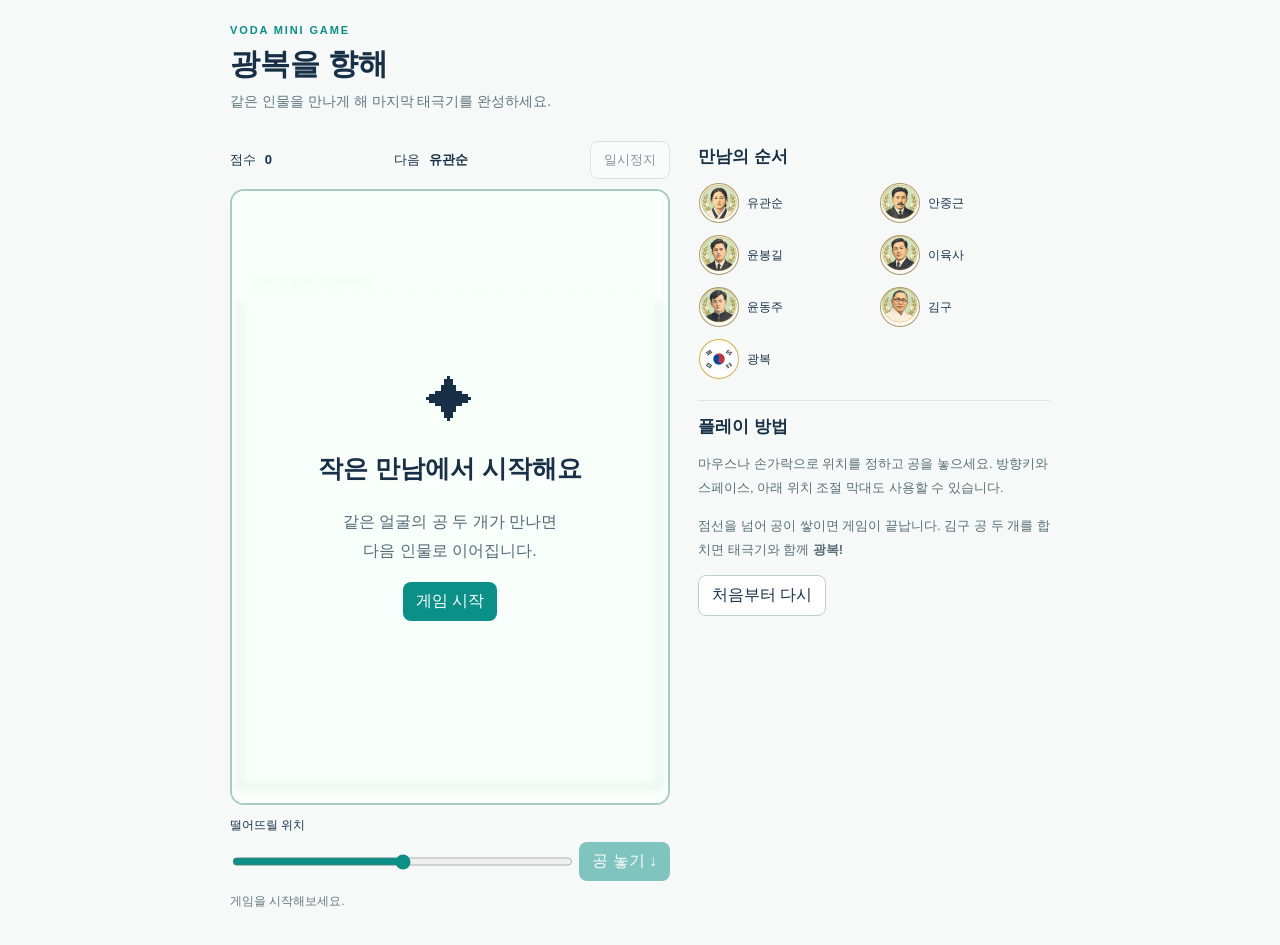
<file: analysis/minigame/index.html>
<!doctype html><html lang="ko"><head><meta charset="utf-8"><meta name="viewport" content="width=device-width,initial-scale=1"><title>광복을 향해 | VODA 미니게임</title><link rel="stylesheet" href="game.css"><script src="matter.min.js" defer></script><script src="engine.js" defer></script><script src="game.js" defer></script></head>
<body><main>
<header><span class="eyebrow">VODA MINI GAME</span><h1>광복을 향해</h1><p>같은 인물을 만나게 해 마지막 태극기를 완성하세요.</p></header>
<div class="layout"><section class="play">
<div class="stats"><span>점수 <strong id="score">0</strong></span><span>다음 <strong id="next-name">—</strong></span><button id="pause" disabled>일시정지</button></div>
<div class="board"><canvas id="game" width="420" height="590" tabindex="0" aria-label="공을 떨어뜨리는 게임판. 좌우 방향키로 이동하고 스페이스로 떨어뜨립니다."></canvas>
<div id="overlay"><div class="message"><span id="symbol">✦</span><h2 id="heading">작은 만남에서 시작해요</h2><p id="message">같은 얼굴의 공 두 개가 만나면<br>다음 인물로 이어집니다.</p><button id="start">게임 시작</button></div></div></div>
<div class="controls"><label for="aim">떨어뜨릴 위치</label><input id="aim" type="range" min="40" max="380" value="210"><button id="drop" disabled>공 놓기 ↓</button></div>
<p id="status" role="status" aria-live="polite">게임을 시작해보세요.</p>
</section><aside><h2>만남의 순서</h2><ol id="levels"></ol><div class="guide"><h2>플레이 방법</h2><p>마우스나 손가락으로 위치를 정하고 공을 놓으세요. 방향키와 스페이스, 아래 위치 조절 막대도 사용할 수 있습니다.</p><p>점선을 넘어 공이 쌓이면 게임이 끝납니다. 김구 공 두 개를 합치면 태극기와 함께 <strong>광복!</strong></p></div><button id="restart">처음부터 다시</button><p id="restart-confirm" hidden>진행 중인 게임을 다시 시작할까요? <button id="confirm-restart">다시 시작</button><button id="cancel-restart">취소</button></p></aside></div>
</main></body></html>
</file>
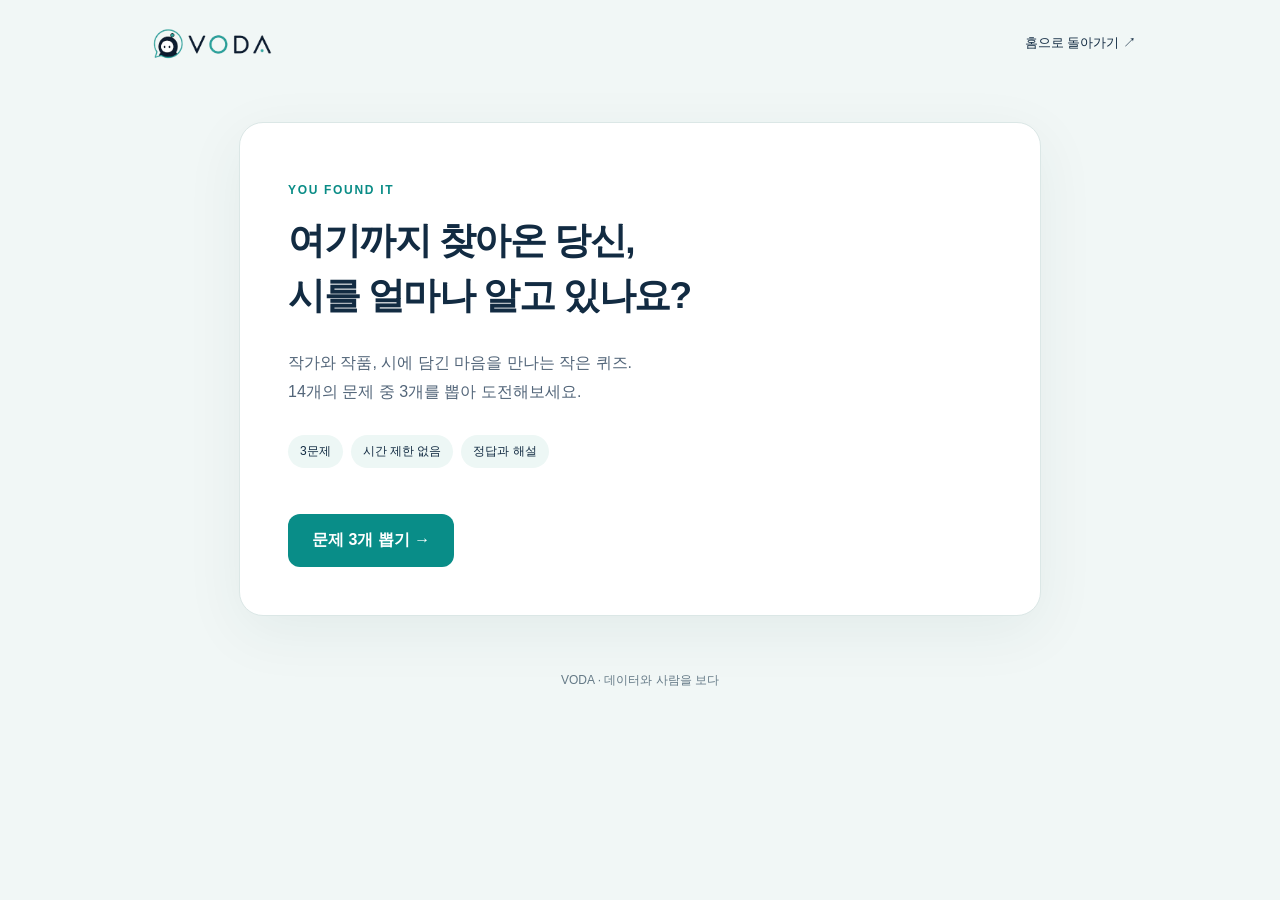
<file: analysis/quiz/index.html>
<!doctype html>
<html lang="ko">
<head>
  <meta charset="utf-8">
  <meta name="viewport" content="width=device-width, initial-scale=1">
  <meta name="robots" content="noindex,nofollow">
  <title>숨은 퀴즈 | VODA</title>
  <link rel="stylesheet" href="quiz.css">
  <script src="questions.js" defer></script>
  <script src="quiz.js" defer></script>
</head>
<body>
  <header><a href="/" aria-label="VODA 홈"><img src="/images/logo.png" alt="VODA"></a><a href="/">홈으로 돌아가기 ↗</a></header>
  <main>
    <section id="intro" class="card">
      <span class="eyebrow">YOU FOUND IT</span>
      <h1>여기까지 찾아온 당신,<br>시를 얼마나 알고 있나요?</h1>
      <p>작가와 작품, 시에 담긴 마음을 만나는 작은 퀴즈.<br>14개의 문제 중 3개를 뽑아 도전해보세요.</p>
      <div class="chips"><span>3문제</span><span>시간 제한 없음</span><span>정답과 해설</span></div>
      <button id="start" class="primary">문제 3개 뽑기 →</button>
    </section>
    <section id="game" class="card" hidden>
      <div class="progress-line"><span id="progress-text"></span><span id="score-text"></span></div>
      <progress id="progress" max="3" value="0" aria-label="퀴즈 진행도"></progress>
      <span id="question-number" class="eyebrow"></span>
      <h1 id="question" tabindex="-1"></h1>
      <div id="choices" role="group" aria-labelledby="question"></div>
      <div id="feedback" role="status" aria-live="polite" hidden></div>
      <button id="next" class="primary" hidden>다음 문제 →</button>
    </section>
    <section id="result" class="card" hidden>
      <span class="eyebrow">QUEST COMPLETE</span>
      <h1 id="result-heading" tabindex="-1">도전 완료!</h1>
      <p id="result-score" class="result-score"></p>
      <p id="result-message"></p>
      <div id="review"></div>
      <button id="restart" class="primary">다시 뽑기 ↻</button>
      <a class="secondary" href="/projects">VODA 프로젝트 둘러보기 →</a>
    </section>
  </main>
  <footer>VODA · 데이터와 사람을 보다</footer>
</body>
</html>
</file>
<file: analysis/minigame/game.css>
:root { font-family: "Malgun Gothic",sans-serif; color:#173047; background:#f6f9f8; }
* { box-sizing:border-box; } body { margin:0; } [hidden] { display:none!important; }
main { max-width:860px; margin:auto; padding:20px; } header { margin-bottom:20px; } h1 { margin:6px 0;font-size:30px; } header p { margin:8px 0; font-size:14px; color:#607580; }
.eyebrow { color:#098f87; font-size:11px; font-weight:800;letter-spacing:.17em; }
.layout { display:grid;grid-template-columns:minmax(0,440px) minmax(160px,1fr);gap:28px; }
.play { min-width:0; }.stats { display:flex;align-items:center;justify-content:space-between;gap:8px;font-size:13px;padding:10px 0; }
.stats strong { margin-left:5px; }.board { position:relative; border:2px solid #a8cbc5;border-radius:14px;overflow:hidden;background:#fffdf6; }
canvas#game { display:block;width:100%;height:auto;touch-action:none; }
button { font:inherit;border:1px solid #bfcece;background:white;border-radius:8px;padding:9px 13px;cursor:pointer;color:inherit;touch-action:manipulation; }
button:disabled { opacity:.5;cursor:default; } button:focus-visible,canvas:focus-visible,input:focus-visible { outline:3px solid #118e88;outline-offset:2px; }
#overlay { position:absolute;inset:0;display:grid;place-items:center;background:#f8fffbda;text-align:center;backdrop-filter:blur(3px);padding:20px; }
.message h2 { font-size:25px;line-height:1.5; }.message p { line-height:1.8;color:#526978; } #symbol { font-size:48px; } #start,#drop { background:#0b9088;color:white;border:0; }
.controls { display:grid;grid-template-columns:1fr auto;gap:8px;margin-top:12px; }.controls label { grid-column:1/-1;font-size:12px; } input { width:100%;accent-color:#0b9088; } #status { font-size:12px;min-height:20px; color:#697880; }
aside h2 { font-size:17px; } ol { list-style:none; padding:0; margin:0;display:grid;grid-template-columns:1fr 1fr;gap:10px; } li { display:flex;align-items:center;gap:7px;font-size:12px; } li canvas { width:42px;height:42px; } .guide { border-top:1px solid #dce6e3;margin-top:20px; }.guide p { font-size:13px;line-height:1.85;color:#596e78; } #restart-confirm { font-size:13px;line-height:2; }
@media(max-width:600px) { main { padding:12px; }.layout { grid-template-columns:1fr;gap:12px; } header { margin-bottom:8px; } h1 { font-size:25px; } aside ol { grid-template-columns:repeat(4,1fr); } li { flex-direction:column; } .guide { margin-top:12px; } }
</file>
<file: analysis/quiz/quiz.css>
:root { color-scheme: light; font-family: Pretendard, "Noto Sans KR", "Malgun Gothic", sans-serif; color: #122b42; background: #f1f7f6; }
* { box-sizing: border-box; }
[hidden] { display: none !important; }
body { margin: 0; }
header { max-width: 1040px; margin: auto; padding: 26px 24px; display: flex; align-items: center; justify-content: space-between; gap: 20px; }
header img { width: 140px; display: block; }
a { color: inherit; text-decoration: none; }
header a:last-child { font-size: 13px; }
main { max-width: 850px; margin: 36px auto; padding: 0 24px; }
.card { padding: 48px; border: 1px solid #dbe7e6; background: white; border-radius: 24px; box-shadow: 0 16px 60px #173c4510; }
.eyebrow { display: block; color: #098c86; font-size: 12px; font-weight: 800; letter-spacing: .14em; margin: 12px 0; }
h1 { font-size: clamp(25px, 4vw, 37px); line-height: 1.5; letter-spacing: -.04em; word-break: keep-all; margin: 16px 0 24px; }
h1[tabindex="-1"]:focus { outline: none; }
p { line-height: 1.85; color: #526579; }
.chips { display: flex; flex-wrap: wrap; gap: 8px; margin: 28px 0; }
.chips span { font-size: 12px; background: #edf7f5; padding: 8px 12px; border-radius: 99px; }
button { font: inherit; cursor: pointer; touch-action: manipulation; }
button:focus-visible, a:focus-visible { outline: 3px solid #173f65; outline-offset: 4px; }
.primary { padding: 16px 24px; background: #098d88; color: white; border: 0; border-radius: 12px; font-weight: 700; margin-top: 18px; }
.primary:hover { background: #087570; }
.progress-line { display: flex; justify-content: space-between; font-size: 13px; }
progress { width: 100%; height: 8px; accent-color: #119c94; margin: 15px 0 26px; }
progress::-webkit-progress-bar { background: #e7f0ee; border-radius: 8px; }
progress::-webkit-progress-value { background: #119c94; border-radius: 8px; }
#choices { display: grid; grid-template-columns: 1fr 1fr; gap: 12px; }
.choice { padding: 18px; border: 1px solid #cddbdc; border-radius: 12px; background: #fff; text-align: left; line-height: 1.6; color: #17344b; }
.choice:hover:not(:disabled) { background: #f0f9f7; border-color: #159d94; }
.choice:disabled { cursor: default; opacity: 1; }
.choice.correct { border: 2px solid #098d88; background: #edf9f5; }
.choice.wrong { border: 2px solid #b04e46; background: #fff2ef; }
#feedback { margin-top: 22px; padding: 20px; border-radius: 12px; background: #f2f6f8; line-height: 1.8; }
#feedback strong { display: block; margin-bottom: 8px; }
.result-score { color: #098d88; font-size: 50px; font-weight: 800; margin: 0; }
.review-item { border-top: 1px solid #e1e9eb; padding: 18px 0; line-height: 1.8; }
.review-item p { font-size: 14px; margin: 8px 0; }
.secondary { display: block; margin-top: 24px; font-size: 14px; }
footer { text-align: center; color: #647986; padding: 20px 24px 40px; font-size: 12px; }
@media(max-width:600px) { header { padding: 20px; } header img { width: 110px; } main { padding: 0 16px; margin-top: 16px; } .card { padding: 26px 22px; border-radius: 18px; } #choices { grid-template-columns: 1fr; } .primary { width: 100%; } }
</file>
